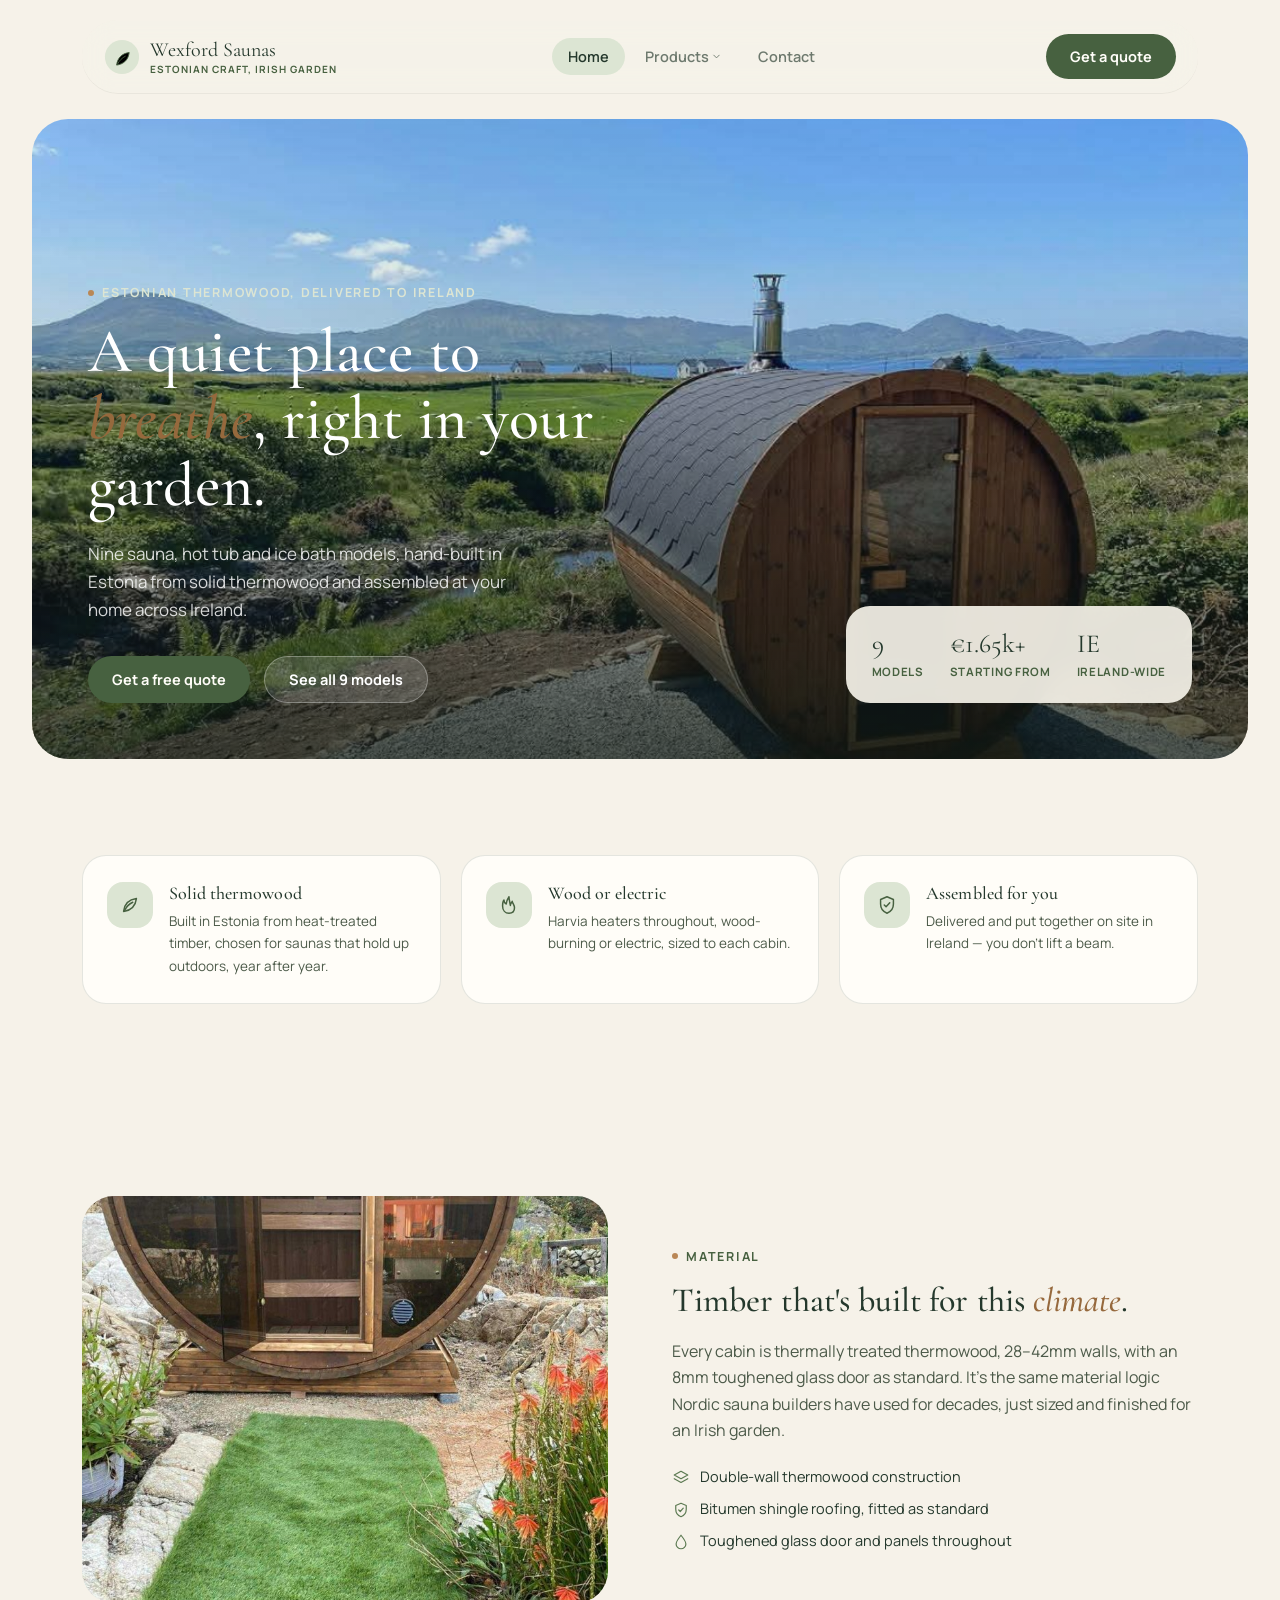
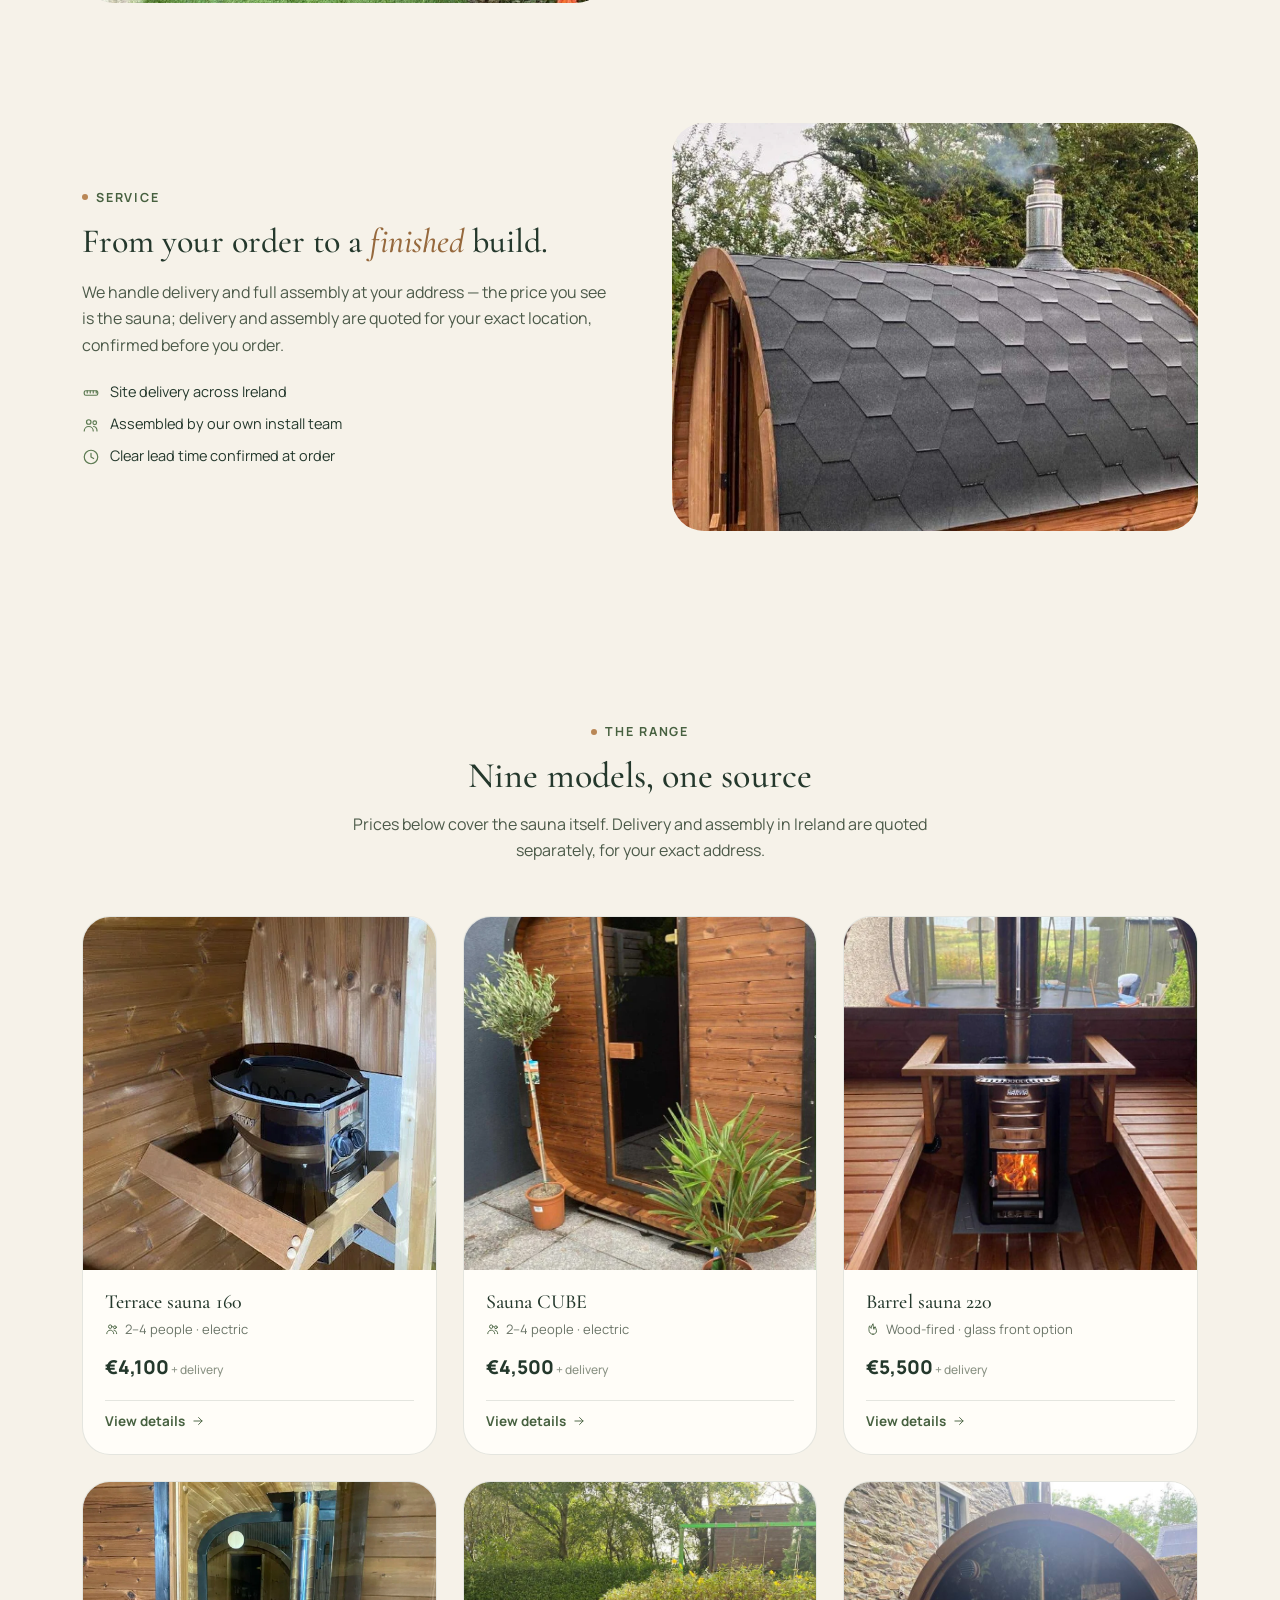
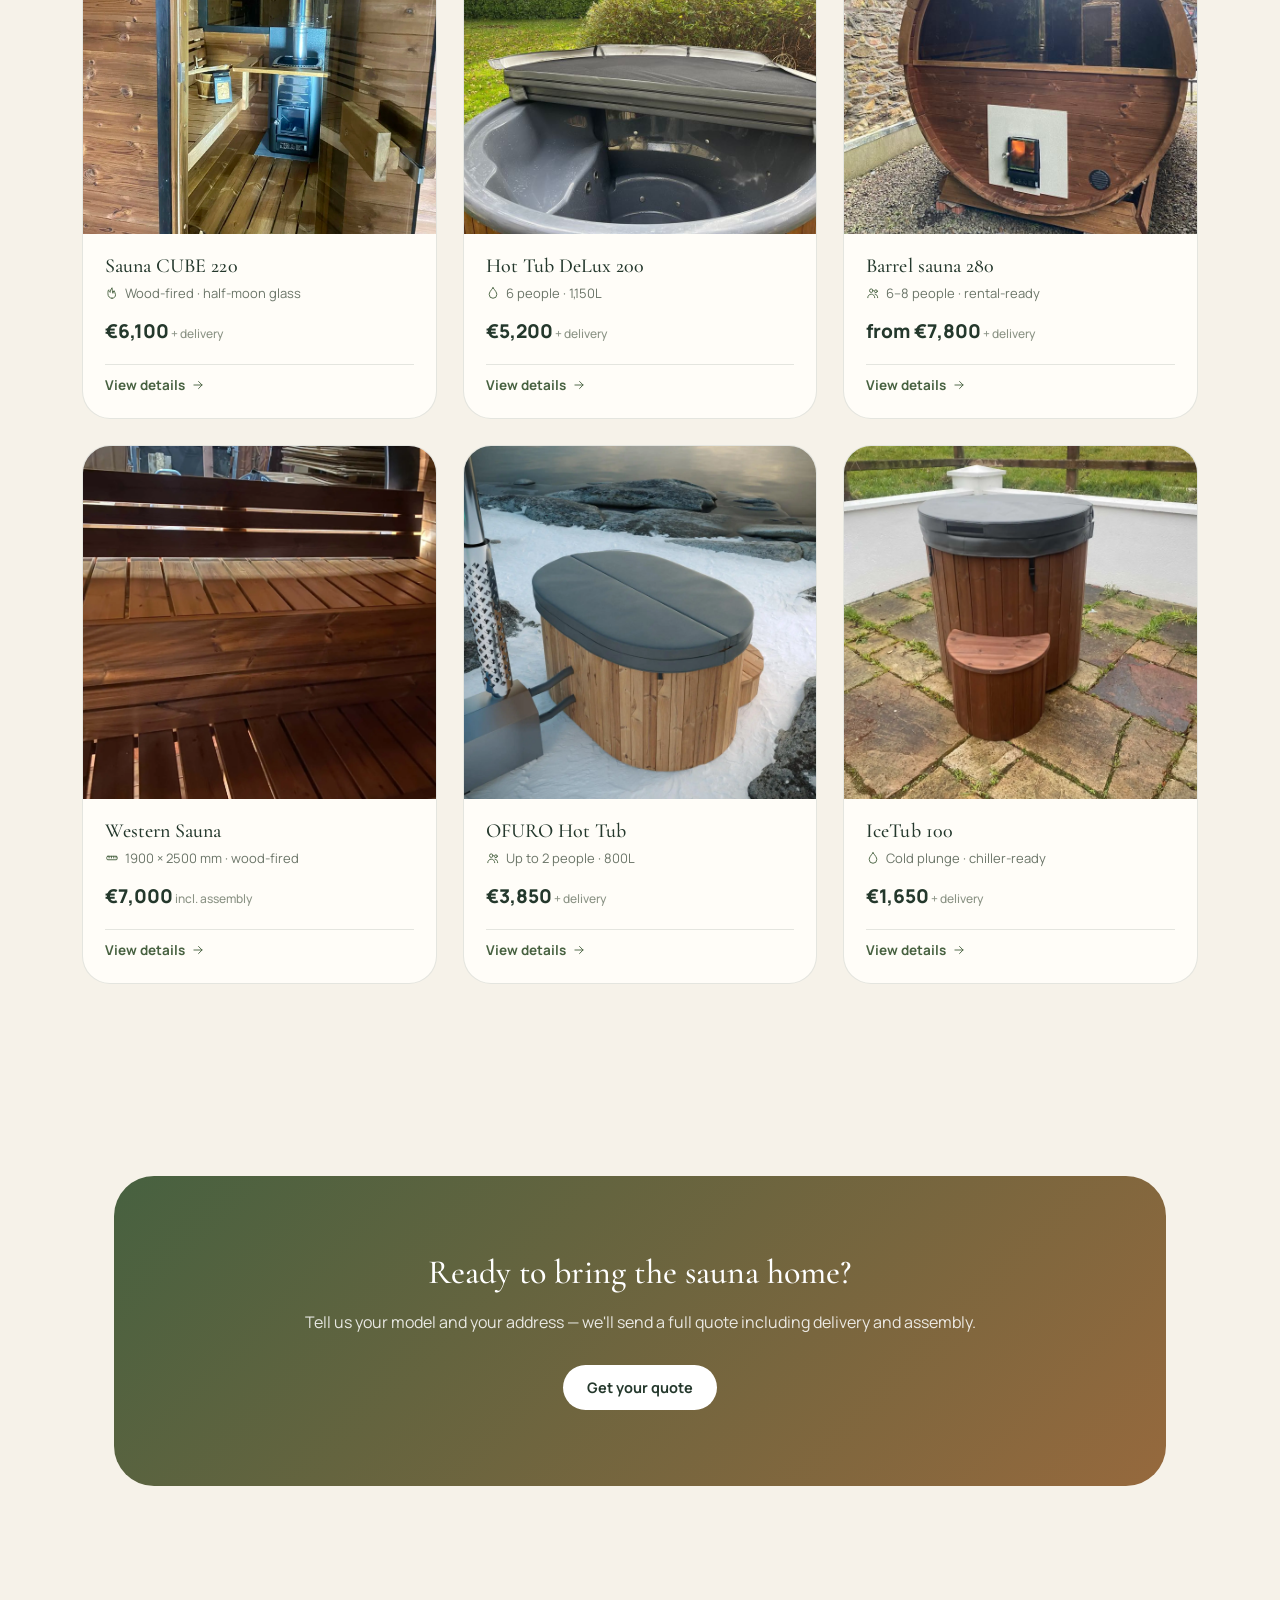
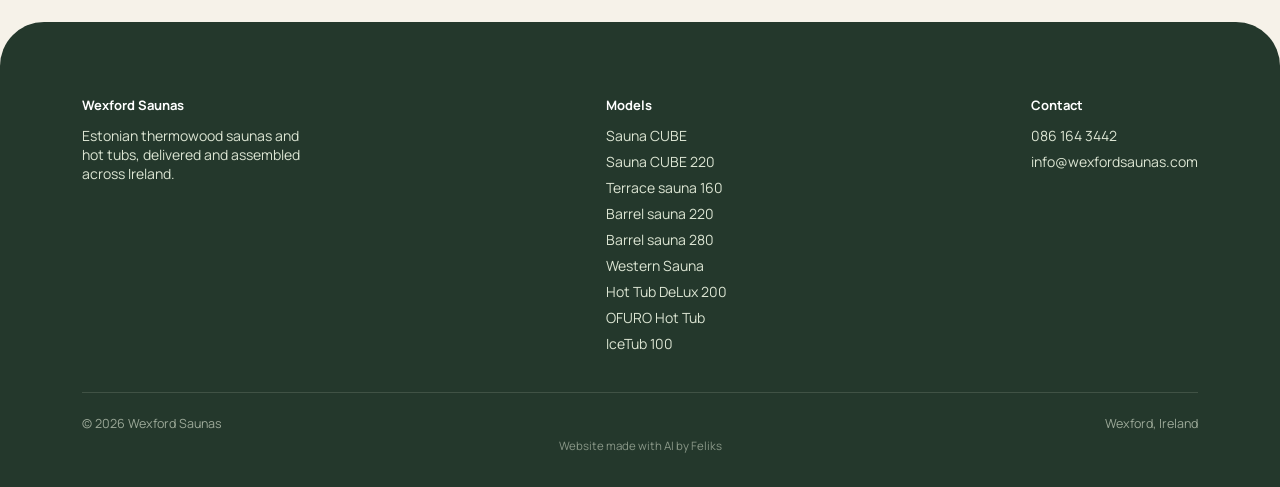
<file: index.html>
<!DOCTYPE html>
<html lang="en">
<head>
<meta charset="UTF-8">
<meta name="viewport" content="width=device-width, initial-scale=1">
<title>Wexford Saunas | Estonian Thermowood Saunas & Hot Tubs, Delivered in Ireland</title>
<meta name="description" content="Nine sauna, hot tub and ice bath models, hand-built in Estonia from solid thermowood and assembled at your home across Ireland.">
<link rel="preconnect" href="https://fonts.googleapis.com">
<link rel="preconnect" href="https://fonts.gstatic.com" crossorigin>
<link href="https://fonts.googleapis.com/css2?family=Cormorant+Garamond:ital,wght@0,400;0,500;0,600;1,400;1,500&family=Manrope:wght@400;500;600;700;800&display=swap" rel="stylesheet">
<link rel="stylesheet" href="style.css">
</head>
<body>
<svg width="0" height="0" style="position:absolute">
  <defs>
    <g id="ic-leaf"><path d="M5 19c8-1 13-6 14-14-8 1-13 6-14 14Z"/><path d="M6 18c2-4 5-7 9-9"/></g>
    <g id="ic-flame"><path d="M12 21c4 0 6-2.5 6-6 0-3-2-4.5-2.5-7-1.5 2-2 3-2 4.5C13 9 12 6 12 3c-2 3-3 5-3 8 -2-1-2.5-3-2.5-4.5C5 8 5 11 5 13c0 5 3 8 7 8Z"/></g>
    <g id="ic-ruler"><rect x="3" y="9" width="18" height="6" rx="2"/><path d="M7 9v3M11 9v3M15 9v3M19 9v3"/></g>
    <g id="ic-users"><circle cx="9" cy="8" r="3"/><path d="M3 20c0-3.3 2.7-6 6-6s6 2.7 6 6"/><circle cx="17" cy="9" r="2.4"/><path d="M15.5 14c2.6.3 4.5 2.5 4.5 6"/></g>
    <g id="ic-drop"><path d="M12 3c4 5 6.5 8.3 6.5 11.5A6.5 6.5 0 1 1 5.5 14.5C5.5 11.3 8 8 12 3Z"/></g>
    <g id="ic-shield"><path d="M12 3l7 3v5c0 5-3 8.5-7 10-4-1.5-7-5-7-10V6l7-3Z"/><path d="M9 12l2 2 4-4.5"/></g>
    <g id="ic-phone"><path d="M6 3h3l1.5 4-2 1.8a13 13 0 0 0 6.7 6.7l1.8-2 4 1.5v3c0 1.2-1 2.1-2.2 2C10.6 19.4 4.6 13.4 4 5.2 3.9 4 4.8 3 6 3Z"/></g>
    <g id="ic-mail"><rect x="3" y="5" width="18" height="14" rx="3"/><path d="M4 7l8 6 8-6"/></g>
    <g id="ic-pin"><path d="M12 21s7-6.7 7-12a7 7 0 1 0-14 0c0 5.3 7 12 7 12Z"/><circle cx="12" cy="9" r="2.6"/></g>
    <g id="ic-clock"><circle cx="12" cy="12" r="9"/><path d="M12 7v5l3.5 2"/></g>
    <g id="ic-layers"><path d="M12 3 3 8l9 5 9-5-9-5Z"/><path d="M3 13l9 5 9-5"/></g>
    <g id="ic-bolt"><path d="M13 2 4 14h6l-1 8 9-12h-6l1-8Z"/></g>
  </defs>
</svg>

<nav class="site-nav" id="nav">
  <div class="wrap">
  <div class="nav-pill">
    <a class="brand" href="index.html" style="text-decoration:none;">
      <svg class="mark" viewBox="0 0 40 40"><circle cx="20" cy="20" r="19" fill="var(--sage)"/><use href="#ic-leaf" x="9" y="10" width="22" height="22" style="stroke:var(--moss-deep)"/></svg>
      <div>Wexford Saunas<small>Estonian craft, Irish garden</small></div>
    </a>
    <div class="nav-links">
      <a href="index.html" class="active">Home</a>
      <div class="nav-dropdown" id="nav-dropdown">
        <button type="button" id="nav-dropdown-toggle">Products
          <svg class="caret" viewBox="0 0 24 24" fill="none" stroke-linecap="round" stroke-linejoin="round"><path d="M6 9l6 6 6-6"/></svg>
        </button>
        <div class="nav-dropdown-panel" id="nav-dropdown-panel">
          <div class="dd-group">Saunas</div>
          <a href="sauna-cube.html">Sauna CUBE <span class="dd-price">€4,500</span></a>
          <a href="sauna-cube-220.html">Sauna CUBE 220 <span class="dd-price">€6,100</span></a>
          <a href="terrace-160.html">Terrace sauna 160 <span class="dd-price">€4,100</span></a>
          <a href="barrel-220.html">Barrel sauna 220 <span class="dd-price">€5,500</span></a>
          <a href="barrel-280.html">Barrel sauna 280 <span class="dd-price">from €7,800</span></a>
          <a href="western-sauna.html">Western Sauna <span class="dd-price">€7,000</span></a>
          <div class="dd-group">Hot tubs &amp; ice baths</div>
          <a href="hot-tub-200.html">Hot Tub DeLux 200 <span class="dd-price">€5,200</span></a>
          <a href="ofuro-hot-tub.html">OFURO Hot Tub <span class="dd-price">€3,850</span></a>
          <a href="icetub-100.html">IceTub 100 <span class="dd-price">€1,650</span></a>
        </div>
      </div>
      <a href="contact.html">Contact</a>
    </div>
    <a class="btn btn-primary" href="contact.html">Get a quote</a>
  </div>
  </div>
</nav>



  <div class="hero">
    <div class="hero-frame">
      <img id="hero-img" src="images/saunas-main.jpg" alt="Wexford Saunas hot tub in an Irish garden">
      <div class="hero-content">
        <div class="eyebrow"><span class="icon-dot"></span>Estonian thermowood, delivered to Ireland</div>
        <h1>A quiet place to <em>breathe</em>, right in your garden.</h1>
        <p class="lead">Nine sauna, hot tub and ice bath models, hand-built in Estonia from solid thermowood and assembled at your home across Ireland.</p>
        <div class="hero-ctas">
          <a class="btn btn-primary" href="contact.html">Get a free quote</a>
          <a class="btn btn-ghost" href="#models" style="background:rgba(255,255,255,0.14); color:#fff; border-color:rgba(255,255,255,0.3);">See all 9 models</a>
        </div>
      </div>
      <div class="float-stat">
        <div class="fs-item"><span class="fs-num">9</span><span class="fs-label">Models</span></div>
        <div class="fs-item"><span class="fs-num">€1.65k+</span><span class="fs-label">Starting from</span></div>
        <div class="fs-item"><span class="fs-num">IE</span><span class="fs-label">Ireland-wide</span></div>
      </div>
    </div>
  </div>

  <section>
    <div class="wrap">
      <div class="chip-row">
        <div class="chip" data-reveal>
          <div class="icon-badge"><svg class="icon" viewBox="0 0 24 24"><use href="#ic-leaf"/></svg></div>
          <div><h3>Solid thermowood</h3><p>Built in Estonia from heat-treated timber, chosen for saunas that hold up outdoors, year after year.</p></div>
        </div>
        <div class="chip" data-reveal data-reveal-delay="1">
          <div class="icon-badge"><svg class="icon" viewBox="0 0 24 24"><use href="#ic-flame"/></svg></div>
          <div><h3>Wood or electric</h3><p>Harvia heaters throughout, wood-burning or electric, sized to each cabin.</p></div>
        </div>
        <div class="chip" data-reveal data-reveal-delay="2">
          <div class="icon-badge"><svg class="icon" viewBox="0 0 24 24"><use href="#ic-shield"/></svg></div>
          <div><h3>Assembled for you</h3><p>Delivered and put together on site in Ireland — you don't lift a beam.</p></div>
        </div>
      </div>
    </div>
  </section>

  <section>
    <div class="wrap" style="display:grid; gap:120px;">

      <div class="feature-block" data-reveal>
        <div class="fb-media"><img src="images/Terrace-sauna-160-4.jpg" alt="Terrace sauna 160 detail"></div>
        <div class="fb-text">
          <div class="eyebrow"><span class="icon-dot"></span>Material</div>
          <h2>Timber that's built for this <em>climate</em>.</h2>
          <p>Every cabin is thermally treated thermowood, 28–42mm walls, with an 8mm toughened glass door as standard. It's the same material logic Nordic sauna builders have used for decades, just sized and finished for an Irish garden.</p>
          <ul class="fb-list">
            <li><svg class="icon" viewBox="0 0 24 24"><use href="#ic-layers"/></svg>Double-wall thermowood construction</li>
            <li><svg class="icon" viewBox="0 0 24 24"><use href="#ic-shield"/></svg>Bitumen shingle roofing, fitted as standard</li>
            <li><svg class="icon" viewBox="0 0 24 24"><use href="#ic-drop"/></svg>Toughened glass door and panels throughout</li>
          </ul>
        </div>
      </div>

      <div class="feature-block reverse" data-reveal>
        <div class="fb-media"><img src="images/barrel-sauna-220-2.webp" alt="Barrel sauna 220 interior"></div>
        <div class="fb-text">
          <div class="eyebrow"><span class="icon-dot"></span>Service</div>
          <h2>From your order to a <em>finished</em> build.</h2>
          <p>We handle delivery and full assembly at your address — the price you see is the sauna; delivery and assembly are quoted for your exact location, confirmed before you order.</p>
          <ul class="fb-list">
            <li><svg class="icon" viewBox="0 0 24 24"><use href="#ic-ruler"/></svg>Site delivery across Ireland</li>
            <li><svg class="icon" viewBox="0 0 24 24"><use href="#ic-users"/></svg>Assembled by our own install team</li>
            <li><svg class="icon" viewBox="0 0 24 24"><use href="#ic-clock"/></svg>Clear lead time confirmed at order</li>
          </ul>
        </div>
      </div>

    </div>
  </section>

  <section id="models">
    <div class="wrap">
      <div class="sec-head" data-reveal>
        <div class="eyebrow" style="justify-content:center;"><span class="icon-dot"></span>The range</div>
        <h2>Nine models, one source</h2>
        <p>Prices below cover the sauna itself. Delivery and assembly in Ireland are quoted separately, for your exact address.</p>
      </div>
      <div class="grid-products">

        <div class="p-card" data-reveal>
          <div class="thumb"><img src="images/Terrace-sauna-160-1.webp" alt="Terrace sauna 160"></div>
          <div class="p-card-body">
            <h3>Terrace sauna 160</h3>
            <div class="spec"><svg class="icon" style="width:14px;height:14px;" viewBox="0 0 24 24"><use href="#ic-users"/></svg>2–4 people · electric</div>
            <div class="price">€4,100<small> + delivery</small></div>
            <a class="view" href="terrace-160.html">View details<svg class="icon" style="width:14px;height:14px;" viewBox="0 0 24 24"><path d="M5 12h14M13 6l6 6-6 6"/></svg></a>
          </div>
        </div>

        <div class="p-card" data-reveal data-reveal-delay="1">
          <div class="thumb"><img src="images/sauna-cube-1.webp" alt="Sauna CUBE"></div>
          <div class="p-card-body">
            <h3>Sauna CUBE</h3>
            <div class="spec"><svg class="icon" style="width:14px;height:14px;" viewBox="0 0 24 24"><use href="#ic-users"/></svg>2–4 people · electric</div>
            <div class="price">€4,500<small> + delivery</small></div>
            <a class="view" href="sauna-cube.html">View details<svg class="icon" style="width:14px;height:14px;" viewBox="0 0 24 24"><path d="M5 12h14M13 6l6 6-6 6"/></svg></a>
          </div>
        </div>

        <div class="p-card" data-reveal data-reveal-delay="2">
          <div class="thumb"><img src="images/barrel-sauna-220-1.webp" alt="Barrel sauna 220"></div>
          <div class="p-card-body">
            <h3>Barrel sauna 220</h3>
            <div class="spec"><svg class="icon" style="width:14px;height:14px;" viewBox="0 0 24 24"><use href="#ic-flame"/></svg>Wood-fired · glass front option</div>
            <div class="price">€5,500<small> + delivery</small></div>
            <a class="view" href="barrel-220.html">View details<svg class="icon" style="width:14px;height:14px;" viewBox="0 0 24 24"><path d="M5 12h14M13 6l6 6-6 6"/></svg></a>
          </div>
        </div>

        <div class="p-card" data-reveal>
          <div class="thumb"><img src="images/sauna-cube-220-1.webp" alt="Sauna CUBE 220"></div>
          <div class="p-card-body">
            <h3>Sauna CUBE 220</h3>
            <div class="spec"><svg class="icon" style="width:14px;height:14px;" viewBox="0 0 24 24"><use href="#ic-flame"/></svg>Wood-fired · half-moon glass</div>
            <div class="price">€6,100<small> + delivery</small></div>
            <a class="view" href="sauna-cube-220.html">View details<svg class="icon" style="width:14px;height:14px;" viewBox="0 0 24 24"><path d="M5 12h14M13 6l6 6-6 6"/></svg></a>
          </div>
        </div>

        <div class="p-card" data-reveal data-reveal-delay="1">
          <div class="thumb"><img src="images/hottub-1.jpg" alt="Hot Tub DeLux 200"></div>
          <div class="p-card-body">
            <h3>Hot Tub DeLux 200</h3>
            <div class="spec"><svg class="icon" style="width:14px;height:14px;" viewBox="0 0 24 24"><use href="#ic-drop"/></svg>6 people · 1,150L</div>
            <div class="price">€5,200<small> + delivery</small></div>
            <a class="view" href="hot-tub-200.html">View details<svg class="icon" style="width:14px;height:14px;" viewBox="0 0 24 24"><path d="M5 12h14M13 6l6 6-6 6"/></svg></a>
          </div>
        </div>

        <div class="p-card" data-reveal data-reveal-delay="2">
          <div class="thumb"><img src="images/barrel-sauna-280-1.jpg" alt="Barrel sauna 280"></div>
          <div class="p-card-body">
            <h3>Barrel sauna 280</h3>
            <div class="spec"><svg class="icon" style="width:14px;height:14px;" viewBox="0 0 24 24"><use href="#ic-users"/></svg>6–8 people · rental-ready</div>
            <div class="price">from €7,800<small> + delivery</small></div>
            <a class="view" href="barrel-280.html">View details<svg class="icon" style="width:14px;height:14px;" viewBox="0 0 24 24"><path d="M5 12h14M13 6l6 6-6 6"/></svg></a>
          </div>
        </div>

        <div class="p-card" data-reveal>
          <div class="thumb"><img src="images/western1.webp" alt="Western Sauna"></div>
          <div class="p-card-body">
            <h3>Western Sauna</h3>
            <div class="spec"><svg class="icon" style="width:14px;height:14px;" viewBox="0 0 24 24"><use href="#ic-ruler"/></svg>1900 × 2500 mm · wood-fired</div>
            <div class="price">€7,000<small> incl. assembly</small></div>
            <a class="view" href="western-sauna.html">View details<svg class="icon" style="width:14px;height:14px;" viewBox="0 0 24 24"><path d="M5 12h14M13 6l6 6-6 6"/></svg></a>
          </div>
        </div>

        <div class="p-card" data-reveal data-reveal-delay="1">
          <div class="thumb"><img src="images/ofuro1.webp" alt="OFURO Outdoor Hot Tub"></div>
          <div class="p-card-body">
            <h3>OFURO Hot Tub</h3>
            <div class="spec"><svg class="icon" style="width:14px;height:14px;" viewBox="0 0 24 24"><use href="#ic-users"/></svg>Up to 2 people · 800L</div>
            <div class="price">€3,850<small> + delivery</small></div>
            <a class="view" href="ofuro-hot-tub.html">View details<svg class="icon" style="width:14px;height:14px;" viewBox="0 0 24 24"><path d="M5 12h14M13 6l6 6-6 6"/></svg></a>
          </div>
        </div>

        <div class="p-card" data-reveal data-reveal-delay="2">
          <div class="thumb"><img src="images/icetub100-1.webp" alt="IceTub 100"></div>
          <div class="p-card-body">
            <h3>IceTub 100</h3>
            <div class="spec"><svg class="icon" style="width:14px;height:14px;" viewBox="0 0 24 24"><use href="#ic-drop"/></svg>Cold plunge · chiller-ready</div>
            <div class="price">€1,650<small> + delivery</small></div>
            <a class="view" href="icetub-100.html">View details<svg class="icon" style="width:14px;height:14px;" viewBox="0 0 24 24"><path d="M5 12h14M13 6l6 6-6 6"/></svg></a>
          </div>
        </div>

      </div>
    </div>
  </section>

  <!--
  <section>
    <div class="wrap">
      <div class="testi-card" data-reveal>
        <svg class="quote-mark" viewBox="0 0 24 24"><path d="M7 8c-2 0-3.5 1.5-3.5 4s1.5 4 3.5 4c0-3 1-5 3-6V8H7Zm9 0c-2 0-3.5 1.5-3.5 4s1.5 4 3.5 4c0-3 1-5 3-6V8h-3Z"/></svg>
        <blockquote>A real customer quote goes here — pull a short line from a Google review or a thank-you email once you have one.</blockquote>
        <div class="testi-person">
          <div class="avatar-illus">
            <svg viewBox="0 0 52 52"><circle cx="26" cy="26" r="26" fill="#DCE5D3"/><circle cx="26" cy="21" r="9" fill="#5C7A52"/><path d="M8 48c2-11 9-17 18-17s16 6 18 17" fill="#476140"/></svg>
          </div>
          <div class="who">
            <cite style="display:block;">Add name, Co. [county]</cite>
            <span class="fillin" style="margin-top:6px; padding:5px 11px;"><svg class="icon" viewBox="0 0 24 24"><use href="#ic-pin"/></svg>Swap avatar for a real install photo</span>
          </div>
        </div>
      </div>
    </div>
  </section>
  -->

  <section>
    <div class="wrap">
      <div class="cta-band" data-reveal>
        <h2>Ready to bring the sauna home?</h2>
        <p>Tell us your model and your address — we'll send a full quote including delivery and assembly.</p>
        <a class="btn btn-primary" href="contact.html">Get your quote</a>
      </div>
    </div>
  </section>

<footer>
    <div class="wrap">
      <div class="foot-grid">
        <div class="foot-col">
          <h4>Wexford Saunas</h4>
          <div style="max-width:220px;">Estonian thermowood saunas and hot tubs, delivered and assembled across Ireland.</div>
        </div>
        <div class="foot-col">
          <h4>Models</h4>
          <div><a href="sauna-cube.html" style="color:var(--sage);">Sauna CUBE</a></div>
          <div><a href="sauna-cube-220.html" style="color:var(--sage);">Sauna CUBE 220</a></div>
          <div><a href="terrace-160.html" style="color:var(--sage);">Terrace sauna 160</a></div>
          <div><a href="barrel-220.html" style="color:var(--sage);">Barrel sauna 220</a></div>
          <div><a href="barrel-280.html" style="color:var(--sage);">Barrel sauna 280</a></div>
          <div><a href="western-sauna.html" style="color:var(--sage);">Western Sauna</a></div>
          <div><a href="hot-tub-200.html" style="color:var(--sage);">Hot Tub DeLux 200</a></div>
          <div><a href="ofuro-hot-tub.html" style="color:var(--sage);">OFURO Hot Tub</a></div>
          <div><a href="icetub-100.html" style="color:var(--sage);">IceTub 100</a></div>
        </div>

        <div class="foot-col">
          <h4>Contact</h4>
          <div>086 164 3442</div>
          <div>info@wexfordsaunas.com</div>
        </div>
      </div>
      <div class="foot-bottom">
        <div>© 2026 Wexford Saunas</div>
        <div>Wexford, Ireland</div>
      </div>
      <div class="foot-credit"><a href="mailto:feliksst@gmail.com">Website made with AI by Feliks</a></div>
    </div>
  </footer>
<script src="script.js" defer></script>
</body>
</html>
</file>
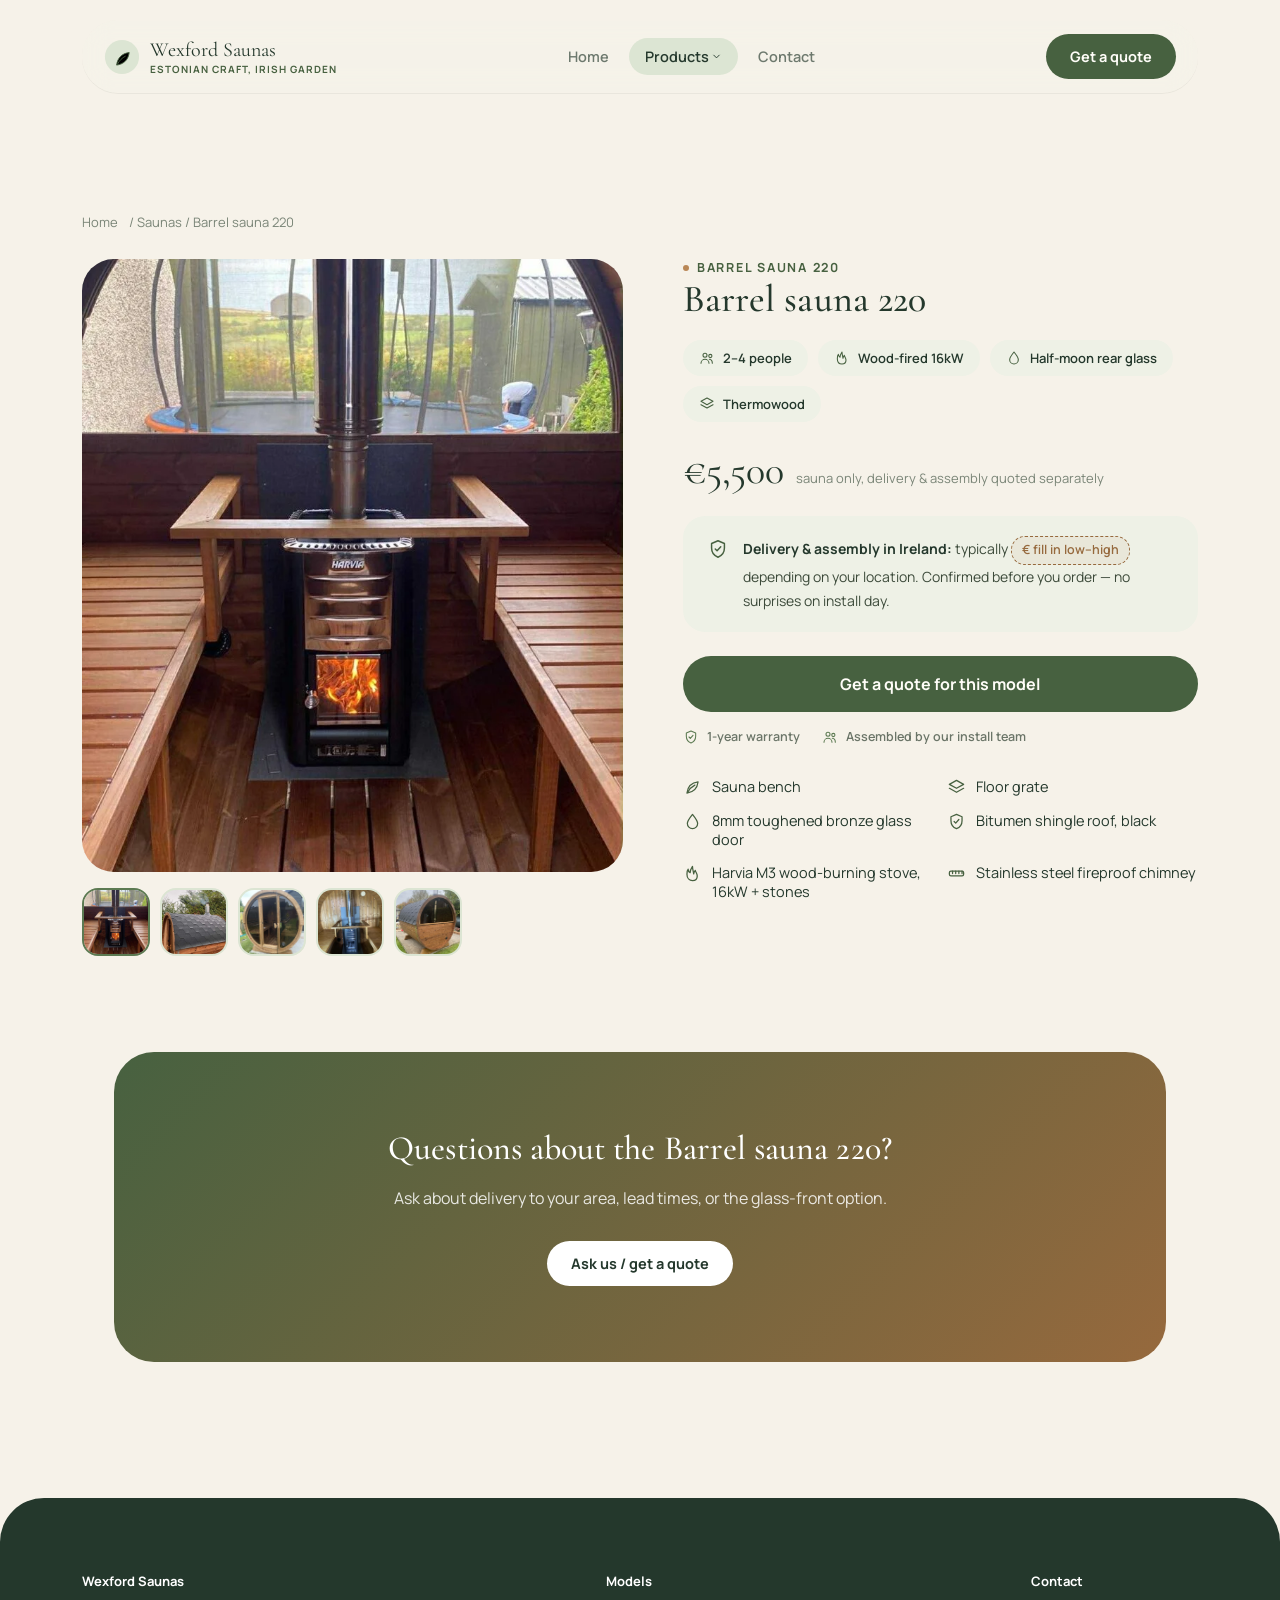
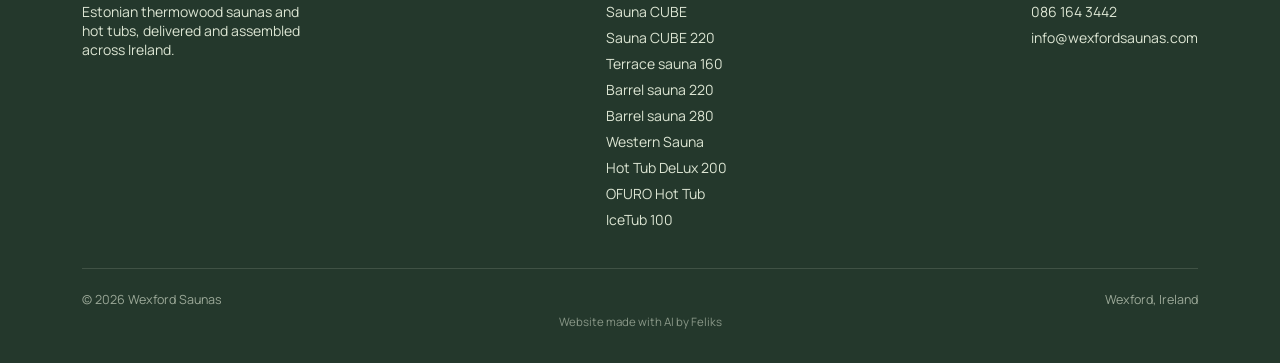
<file: barrel-220.html>
<!DOCTYPE html>
<html lang="en">
<head>
<meta charset="UTF-8">
<meta name="viewport" content="width=device-width, initial-scale=1">
<title>Barrel sauna 220 | Wexford Saunas</title>
<meta name="description" content="Barrel sauna 220 — €5,500, Estonian thermowood, delivered and assembled in Ireland.">
<link rel="preconnect" href="https://fonts.googleapis.com">
<link rel="preconnect" href="https://fonts.gstatic.com" crossorigin>
<link href="https://fonts.googleapis.com/css2?family=Cormorant+Garamond:ital,wght@0,400;0,500;0,600;1,400;1,500&family=Manrope:wght@400;500;600;700;800&display=swap" rel="stylesheet">
<link rel="stylesheet" href="style.css">
</head>
<body>
<svg width="0" height="0" style="position:absolute">
  <defs>
    <g id="ic-leaf"><path d="M5 19c8-1 13-6 14-14-8 1-13 6-14 14Z"/><path d="M6 18c2-4 5-7 9-9"/></g>
    <g id="ic-flame"><path d="M12 21c4 0 6-2.5 6-6 0-3-2-4.5-2.5-7-1.5 2-2 3-2 4.5C13 9 12 6 12 3c-2 3-3 5-3 8 -2-1-2.5-3-2.5-4.5C5 8 5 11 5 13c0 5 3 8 7 8Z"/></g>
    <g id="ic-ruler"><rect x="3" y="9" width="18" height="6" rx="2"/><path d="M7 9v3M11 9v3M15 9v3M19 9v3"/></g>
    <g id="ic-users"><circle cx="9" cy="8" r="3"/><path d="M3 20c0-3.3 2.7-6 6-6s6 2.7 6 6"/><circle cx="17" cy="9" r="2.4"/><path d="M15.5 14c2.6.3 4.5 2.5 4.5 6"/></g>
    <g id="ic-drop"><path d="M12 3c4 5 6.5 8.3 6.5 11.5A6.5 6.5 0 1 1 5.5 14.5C5.5 11.3 8 8 12 3Z"/></g>
    <g id="ic-shield"><path d="M12 3l7 3v5c0 5-3 8.5-7 10-4-1.5-7-5-7-10V6l7-3Z"/><path d="M9 12l2 2 4-4.5"/></g>
    <g id="ic-phone"><path d="M6 3h3l1.5 4-2 1.8a13 13 0 0 0 6.7 6.7l1.8-2 4 1.5v3c0 1.2-1 2.1-2.2 2C10.6 19.4 4.6 13.4 4 5.2 3.9 4 4.8 3 6 3Z"/></g>
    <g id="ic-mail"><rect x="3" y="5" width="18" height="14" rx="3"/><path d="M4 7l8 6 8-6"/></g>
    <g id="ic-pin"><path d="M12 21s7-6.7 7-12a7 7 0 1 0-14 0c0 5.3 7 12 7 12Z"/><circle cx="12" cy="9" r="2.6"/></g>
    <g id="ic-clock"><circle cx="12" cy="12" r="9"/><path d="M12 7v5l3.5 2"/></g>
    <g id="ic-layers"><path d="M12 3 3 8l9 5 9-5-9-5Z"/><path d="M3 13l9 5 9-5"/></g>
    <g id="ic-bolt"><path d="M13 2 4 14h6l-1 8 9-12h-6l1-8Z"/></g>
  </defs>
</svg>

<nav class="site-nav" id="nav">
  <div class="wrap">
  <div class="nav-pill">
    <a class="brand" href="index.html" style="text-decoration:none;">
      <svg class="mark" viewBox="0 0 40 40"><circle cx="20" cy="20" r="19" fill="var(--sage)"/><use href="#ic-leaf" x="9" y="10" width="22" height="22" style="stroke:var(--moss-deep)"/></svg>
      <div>Wexford Saunas<small>Estonian craft, Irish garden</small></div>
    </a>
    <div class="nav-links">
      <a href="index.html">Home</a>
      <div class="nav-dropdown" id="nav-dropdown">
        <button type="button" id="nav-dropdown-toggle" class="active">Products
          <svg class="caret" viewBox="0 0 24 24" fill="none" stroke-linecap="round" stroke-linejoin="round"><path d="M6 9l6 6 6-6"/></svg>
        </button>
        <div class="nav-dropdown-panel" id="nav-dropdown-panel">
          <div class="dd-group">Saunas</div>
          <a href="sauna-cube.html">Sauna CUBE <span class="dd-price">€4,500</span></a>
          <a href="sauna-cube-220.html">Sauna CUBE 220 <span class="dd-price">€6,100</span></a>
          <a href="terrace-160.html">Terrace sauna 160 <span class="dd-price">€4,100</span></a>
          <a href="barrel-220.html" class="active">Barrel sauna 220 <span class="dd-price">€5,500</span></a>
          <a href="barrel-280.html">Barrel sauna 280 <span class="dd-price">from €7,800</span></a>
          <a href="western-sauna.html">Western Sauna <span class="dd-price">€7,000</span></a>
          <div class="dd-group">Hot tubs &amp; ice baths</div>
          <a href="hot-tub-200.html">Hot Tub DeLux 200 <span class="dd-price">€5,200</span></a>
          <a href="ofuro-hot-tub.html">OFURO Hot Tub <span class="dd-price">€3,850</span></a>
          <a href="icetub-100.html">IceTub 100 <span class="dd-price">€1,650</span></a>
        </div>
      </div>
      <a href="contact.html">Contact</a>
    </div>
    <a class="btn btn-primary" href="contact.html">Get a quote</a>
  </div>
  </div>
</nav>

  <div class="wrap">
    <div class="crumb"><a href="index.html">Home</a>&nbsp;/&nbsp;Saunas&nbsp;/&nbsp;Barrel sauna 220</div>

    <div class="product-layout">
      <div data-reveal>
        <div class="gallery-main"><img id="gal-main" src="images/barrel-sauna-220-1.webp" alt="Barrel sauna 220"></div>
        <div class="gallery-thumbs" id="gallery-thumbs"><button class="active" data-src="images/barrel-sauna-220-1.webp"><img src="images/barrel-sauna-220-1.webp" alt=""></button><button data-src="images/barrel-sauna-220-2.webp"><img src="images/barrel-sauna-220-2.webp" alt=""></button><button data-src="images/barrel-sauna-220-3.webp"><img src="images/barrel-sauna-220-3.webp" alt=""></button><button data-src="images/barrel-sauna-220-5.webp"><img src="images/barrel-sauna-220-5.webp" alt=""></button><button data-src="images/barrel-sauna-220-4.webp"><img src="images/barrel-sauna-220-4.webp" alt=""></button></div>
      </div>

      <div class="product-info" data-reveal data-reveal-delay="1" id="product-info">
        <div class="eyebrow"><span class="icon-dot"></span>Barrel sauna 220</div>
        <h1>Barrel sauna 220</h1>
        <div class="spec-chip-row"><div class="spec-chip"><svg class="icon" viewBox="0 0 24 24"><use href="#ic-users"/></svg>2–4 people</div><div class="spec-chip"><svg class="icon" viewBox="0 0 24 24"><use href="#ic-flame"/></svg>Wood-fired 16kW</div><div class="spec-chip"><svg class="icon" viewBox="0 0 24 24"><use href="#ic-drop"/></svg>Half-moon rear glass</div><div class="spec-chip"><svg class="icon" viewBox="0 0 24 24"><use href="#ic-layers"/></svg>Thermowood</div></div>
        <div class="price-row"><span class="amount">€5,500</span><span class="vat">sauna only, delivery & assembly quoted separately</span></div>
        <div class="delivery-box"><svg class="icon" viewBox="0 0 24 24"><use href="#ic-shield"/></svg>
          <div><strong>Delivery & assembly in Ireland:</strong> typically
          <span class="fillin" style="padding:4px 10px;">€ fill in low–high</span>
          depending on your location. Confirmed before you order — no surprises on install day.</div>
        </div>
        
        <a class="btn btn-primary full-width-btn" href="contact.html">Get a quote for this model</a>
        <div class="trust-line">
          <span class="ti"><svg class="icon" viewBox="0 0 24 24"><use href="#ic-shield"/></svg>1-year warranty</span>
          <span class="ti"><svg class="icon" viewBox="0 0 24 24"><use href="#ic-users"/></svg>Assembled by our install team</span>
        </div>
        <ul class="included-list"><li><svg class="icon" viewBox="0 0 24 24"><use href="#ic-leaf"/></svg>Sauna bench</li><li><svg class="icon" viewBox="0 0 24 24"><use href="#ic-layers"/></svg>Floor grate</li><li><svg class="icon" viewBox="0 0 24 24"><use href="#ic-drop"/></svg>8mm toughened bronze glass door</li><li><svg class="icon" viewBox="0 0 24 24"><use href="#ic-shield"/></svg>Bitumen shingle roof, black</li><li><svg class="icon" viewBox="0 0 24 24"><use href="#ic-flame"/></svg>Harvia M3 wood-burning stove, 16kW + stones</li><li><svg class="icon" viewBox="0 0 24 24"><use href="#ic-ruler"/></svg>Stainless steel fireproof chimney</li></ul>
      </div>
    </div>
  </div>

  <section>
    <div class="wrap">
      <div class="cta-band" data-reveal>
        <h2>Questions about the Barrel sauna 220?</h2>
        <p>Ask about delivery to your area, lead times, or the glass-front option.</p>
        <a class="btn btn-primary" href="contact.html">Ask us / get a quote</a>
      </div>
    </div>
  </section>

<footer>
    <div class="wrap">
      <div class="foot-grid">
        <div class="foot-col">
          <h4>Wexford Saunas</h4>
          <div style="max-width:220px;">Estonian thermowood saunas and hot tubs, delivered and assembled across Ireland.</div>
        </div>
        <div class="foot-col">
          <h4>Models</h4>
          <div><a href="sauna-cube.html" style="color:var(--sage);">Sauna CUBE</a></div>
          <div><a href="sauna-cube-220.html" style="color:var(--sage);">Sauna CUBE 220</a></div>
          <div><a href="terrace-160.html" style="color:var(--sage);">Terrace sauna 160</a></div>
          <div><a href="barrel-220.html" style="color:var(--sage);">Barrel sauna 220</a></div>
          <div><a href="barrel-280.html" style="color:var(--sage);">Barrel sauna 280</a></div>
          <div><a href="western-sauna.html" style="color:var(--sage);">Western Sauna</a></div>
          <div><a href="hot-tub-200.html" style="color:var(--sage);">Hot Tub DeLux 200</a></div>
          <div><a href="ofuro-hot-tub.html" style="color:var(--sage);">OFURO Hot Tub</a></div>
          <div><a href="icetub-100.html" style="color:var(--sage);">IceTub 100</a></div>
        </div>

        <div class="foot-col">
          <h4>Contact</h4>
          <div>086 164 3442</div>
          <div>info@wexfordsaunas.com</div>
        </div>
      </div>
      <div class="foot-bottom">
        <div>© 2026 Wexford Saunas</div>
        <div>Wexford, Ireland</div>
      </div>
      <div class="foot-credit"><a href="mailto:feliksst@gmail.com">Website made with AI by Feliks</a></div>
    </div>
  </footer>
<script src="script.js" defer></script>
</body>
</html>
</file>
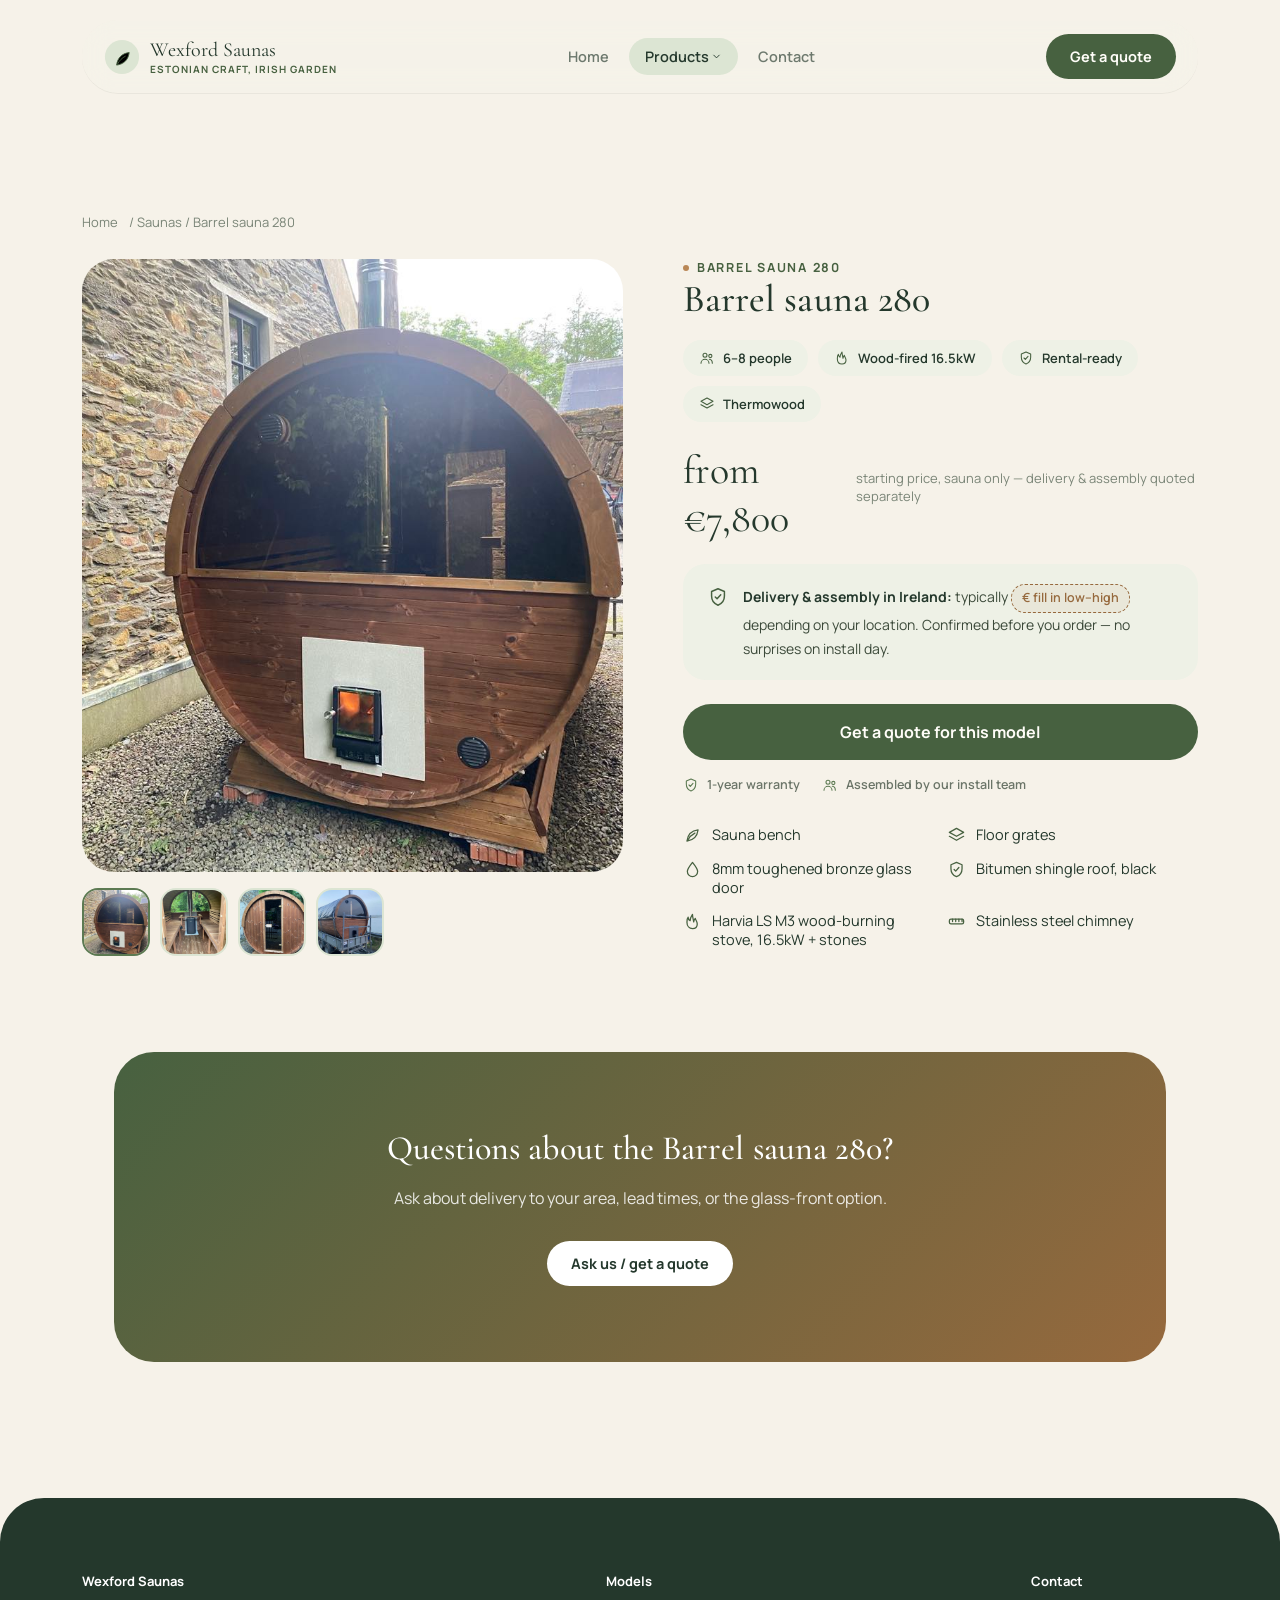
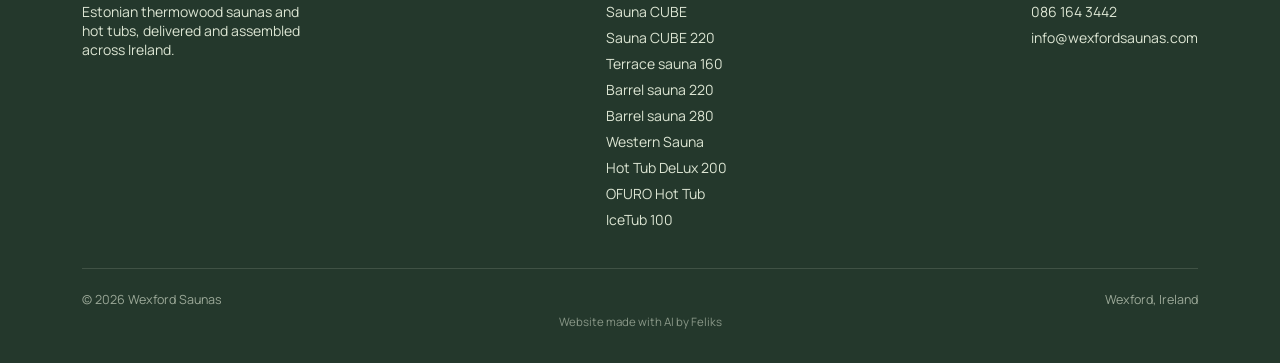
<file: barrel-280.html>
<!DOCTYPE html>
<html lang="en">
<head>
<meta charset="UTF-8">
<meta name="viewport" content="width=device-width, initial-scale=1">
<title>Barrel sauna 280 | Wexford Saunas</title>
<meta name="description" content="Barrel sauna 280 — from €7,800, Estonian thermowood, delivered and assembled in Ireland.">
<link rel="preconnect" href="https://fonts.googleapis.com">
<link rel="preconnect" href="https://fonts.gstatic.com" crossorigin>
<link href="https://fonts.googleapis.com/css2?family=Cormorant+Garamond:ital,wght@0,400;0,500;0,600;1,400;1,500&family=Manrope:wght@400;500;600;700;800&display=swap" rel="stylesheet">
<link rel="stylesheet" href="style.css">
</head>
<body>
<svg width="0" height="0" style="position:absolute">
  <defs>
    <g id="ic-leaf"><path d="M5 19c8-1 13-6 14-14-8 1-13 6-14 14Z"/><path d="M6 18c2-4 5-7 9-9"/></g>
    <g id="ic-flame"><path d="M12 21c4 0 6-2.5 6-6 0-3-2-4.5-2.5-7-1.5 2-2 3-2 4.5C13 9 12 6 12 3c-2 3-3 5-3 8 -2-1-2.5-3-2.5-4.5C5 8 5 11 5 13c0 5 3 8 7 8Z"/></g>
    <g id="ic-ruler"><rect x="3" y="9" width="18" height="6" rx="2"/><path d="M7 9v3M11 9v3M15 9v3M19 9v3"/></g>
    <g id="ic-users"><circle cx="9" cy="8" r="3"/><path d="M3 20c0-3.3 2.7-6 6-6s6 2.7 6 6"/><circle cx="17" cy="9" r="2.4"/><path d="M15.5 14c2.6.3 4.5 2.5 4.5 6"/></g>
    <g id="ic-drop"><path d="M12 3c4 5 6.5 8.3 6.5 11.5A6.5 6.5 0 1 1 5.5 14.5C5.5 11.3 8 8 12 3Z"/></g>
    <g id="ic-shield"><path d="M12 3l7 3v5c0 5-3 8.5-7 10-4-1.5-7-5-7-10V6l7-3Z"/><path d="M9 12l2 2 4-4.5"/></g>
    <g id="ic-phone"><path d="M6 3h3l1.5 4-2 1.8a13 13 0 0 0 6.7 6.7l1.8-2 4 1.5v3c0 1.2-1 2.1-2.2 2C10.6 19.4 4.6 13.4 4 5.2 3.9 4 4.8 3 6 3Z"/></g>
    <g id="ic-mail"><rect x="3" y="5" width="18" height="14" rx="3"/><path d="M4 7l8 6 8-6"/></g>
    <g id="ic-pin"><path d="M12 21s7-6.7 7-12a7 7 0 1 0-14 0c0 5.3 7 12 7 12Z"/><circle cx="12" cy="9" r="2.6"/></g>
    <g id="ic-clock"><circle cx="12" cy="12" r="9"/><path d="M12 7v5l3.5 2"/></g>
    <g id="ic-layers"><path d="M12 3 3 8l9 5 9-5-9-5Z"/><path d="M3 13l9 5 9-5"/></g>
    <g id="ic-bolt"><path d="M13 2 4 14h6l-1 8 9-12h-6l1-8Z"/></g>
  </defs>
</svg>

<nav class="site-nav" id="nav">
  <div class="wrap">
  <div class="nav-pill">
    <a class="brand" href="index.html" style="text-decoration:none;">
      <svg class="mark" viewBox="0 0 40 40"><circle cx="20" cy="20" r="19" fill="var(--sage)"/><use href="#ic-leaf" x="9" y="10" width="22" height="22" style="stroke:var(--moss-deep)"/></svg>
      <div>Wexford Saunas<small>Estonian craft, Irish garden</small></div>
    </a>
    <div class="nav-links">
      <a href="index.html">Home</a>
      <div class="nav-dropdown" id="nav-dropdown">
        <button type="button" id="nav-dropdown-toggle" class="active">Products
          <svg class="caret" viewBox="0 0 24 24" fill="none" stroke-linecap="round" stroke-linejoin="round"><path d="M6 9l6 6 6-6"/></svg>
        </button>
        <div class="nav-dropdown-panel" id="nav-dropdown-panel">
          <div class="dd-group">Saunas</div>
          <a href="sauna-cube.html">Sauna CUBE <span class="dd-price">€4,500</span></a>
          <a href="sauna-cube-220.html">Sauna CUBE 220 <span class="dd-price">€6,100</span></a>
          <a href="terrace-160.html">Terrace sauna 160 <span class="dd-price">€4,100</span></a>
          <a href="barrel-220.html">Barrel sauna 220 <span class="dd-price">€5,500</span></a>
          <a href="barrel-280.html" class="active">Barrel sauna 280 <span class="dd-price">from €7,800</span></a>
          <a href="western-sauna.html">Western Sauna <span class="dd-price">€7,000</span></a>
          <div class="dd-group">Hot tubs &amp; ice baths</div>
          <a href="hot-tub-200.html">Hot Tub DeLux 200 <span class="dd-price">€5,200</span></a>
          <a href="ofuro-hot-tub.html">OFURO Hot Tub <span class="dd-price">€3,850</span></a>
          <a href="icetub-100.html">IceTub 100 <span class="dd-price">€1,650</span></a>
        </div>
      </div>
      <a href="contact.html">Contact</a>
    </div>
    <a class="btn btn-primary" href="contact.html">Get a quote</a>
  </div>
  </div>
</nav>

  <div class="wrap">
    <div class="crumb"><a href="index.html">Home</a>&nbsp;/&nbsp;Saunas&nbsp;/&nbsp;Barrel sauna 280</div>

    <div class="product-layout">
      <div data-reveal>
        <div class="gallery-main"><img id="gal-main" src="images/barrel-sauna-280-1.jpg" alt="Barrel sauna 280"></div>
        <div class="gallery-thumbs" id="gallery-thumbs"><button class="active" data-src="images/barrel-sauna-280-1.jpg"><img src="images/barrel-sauna-280-1.jpg" alt=""></button><button data-src="images/barrel-sauna-280-2.webp"><img src="images/barrel-sauna-280-2.webp" alt=""></button><button data-src="images/barrel-sauna-280-3.jpg"><img src="images/barrel-sauna-280-3.jpg" alt=""></button><button data-src="images/barrel-sauna-280-4.webp"><img src="images/barrel-sauna-280-4.webp" alt=""></button></div>
      </div>

      <div class="product-info" data-reveal data-reveal-delay="1" id="product-info">
        <div class="eyebrow"><span class="icon-dot"></span>Barrel sauna 280</div>
        <h1>Barrel sauna 280</h1>
        <div class="spec-chip-row"><div class="spec-chip"><svg class="icon" viewBox="0 0 24 24"><use href="#ic-users"/></svg>6–8 people</div><div class="spec-chip"><svg class="icon" viewBox="0 0 24 24"><use href="#ic-flame"/></svg>Wood-fired 16.5kW</div><div class="spec-chip"><svg class="icon" viewBox="0 0 24 24"><use href="#ic-shield"/></svg>Rental-ready</div><div class="spec-chip"><svg class="icon" viewBox="0 0 24 24"><use href="#ic-layers"/></svg>Thermowood</div></div>
        <div class="price-row"><span class="amount">from €7,800</span><span class="vat">starting price, sauna only — delivery & assembly quoted separately</span></div>
        <div class="delivery-box"><svg class="icon" viewBox="0 0 24 24"><use href="#ic-shield"/></svg>
          <div><strong>Delivery & assembly in Ireland:</strong> typically
          <span class="fillin" style="padding:4px 10px;">€ fill in low–high</span>
          depending on your location. Confirmed before you order — no surprises on install day.</div>
        </div>
        
        <a class="btn btn-primary full-width-btn" href="contact.html">Get a quote for this model</a>
        <div class="trust-line">
          <span class="ti"><svg class="icon" viewBox="0 0 24 24"><use href="#ic-shield"/></svg>1-year warranty</span>
          <span class="ti"><svg class="icon" viewBox="0 0 24 24"><use href="#ic-users"/></svg>Assembled by our install team</span>
        </div>
        <ul class="included-list"><li><svg class="icon" viewBox="0 0 24 24"><use href="#ic-leaf"/></svg>Sauna bench</li><li><svg class="icon" viewBox="0 0 24 24"><use href="#ic-layers"/></svg>Floor grates</li><li><svg class="icon" viewBox="0 0 24 24"><use href="#ic-drop"/></svg>8mm toughened bronze glass door</li><li><svg class="icon" viewBox="0 0 24 24"><use href="#ic-shield"/></svg>Bitumen shingle roof, black</li><li><svg class="icon" viewBox="0 0 24 24"><use href="#ic-flame"/></svg>Harvia LS M3 wood-burning stove, 16.5kW + stones</li><li><svg class="icon" viewBox="0 0 24 24"><use href="#ic-ruler"/></svg>Stainless steel chimney</li></ul>
      </div>
    </div>
  </div>

  <section>
    <div class="wrap">
      <div class="cta-band" data-reveal>
        <h2>Questions about the Barrel sauna 280?</h2>
        <p>Ask about delivery to your area, lead times, or the glass-front option.</p>
        <a class="btn btn-primary" href="contact.html">Ask us / get a quote</a>
      </div>
    </div>
  </section>

<footer>
    <div class="wrap">
      <div class="foot-grid">
        <div class="foot-col">
          <h4>Wexford Saunas</h4>
          <div style="max-width:220px;">Estonian thermowood saunas and hot tubs, delivered and assembled across Ireland.</div>
        </div>
        <div class="foot-col">
          <h4>Models</h4>
          <div><a href="sauna-cube.html" style="color:var(--sage);">Sauna CUBE</a></div>
          <div><a href="sauna-cube-220.html" style="color:var(--sage);">Sauna CUBE 220</a></div>
          <div><a href="terrace-160.html" style="color:var(--sage);">Terrace sauna 160</a></div>
          <div><a href="barrel-220.html" style="color:var(--sage);">Barrel sauna 220</a></div>
          <div><a href="barrel-280.html" style="color:var(--sage);">Barrel sauna 280</a></div>
          <div><a href="western-sauna.html" style="color:var(--sage);">Western Sauna</a></div>
          <div><a href="hot-tub-200.html" style="color:var(--sage);">Hot Tub DeLux 200</a></div>
          <div><a href="ofuro-hot-tub.html" style="color:var(--sage);">OFURO Hot Tub</a></div>
          <div><a href="icetub-100.html" style="color:var(--sage);">IceTub 100</a></div>
        </div>

        <div class="foot-col">
          <h4>Contact</h4>
          <div>086 164 3442</div>
          <div>info@wexfordsaunas.com</div>
        </div>
      </div>
      <div class="foot-bottom">
        <div>© 2026 Wexford Saunas</div>
        <div>Wexford, Ireland</div>
      </div>
      <div class="foot-credit"><a href="mailto:feliksst@gmail.com">Website made with AI by Feliks</a></div>
    </div>
  </footer>
<script src="script.js" defer></script>
</body>
</html>
</file>
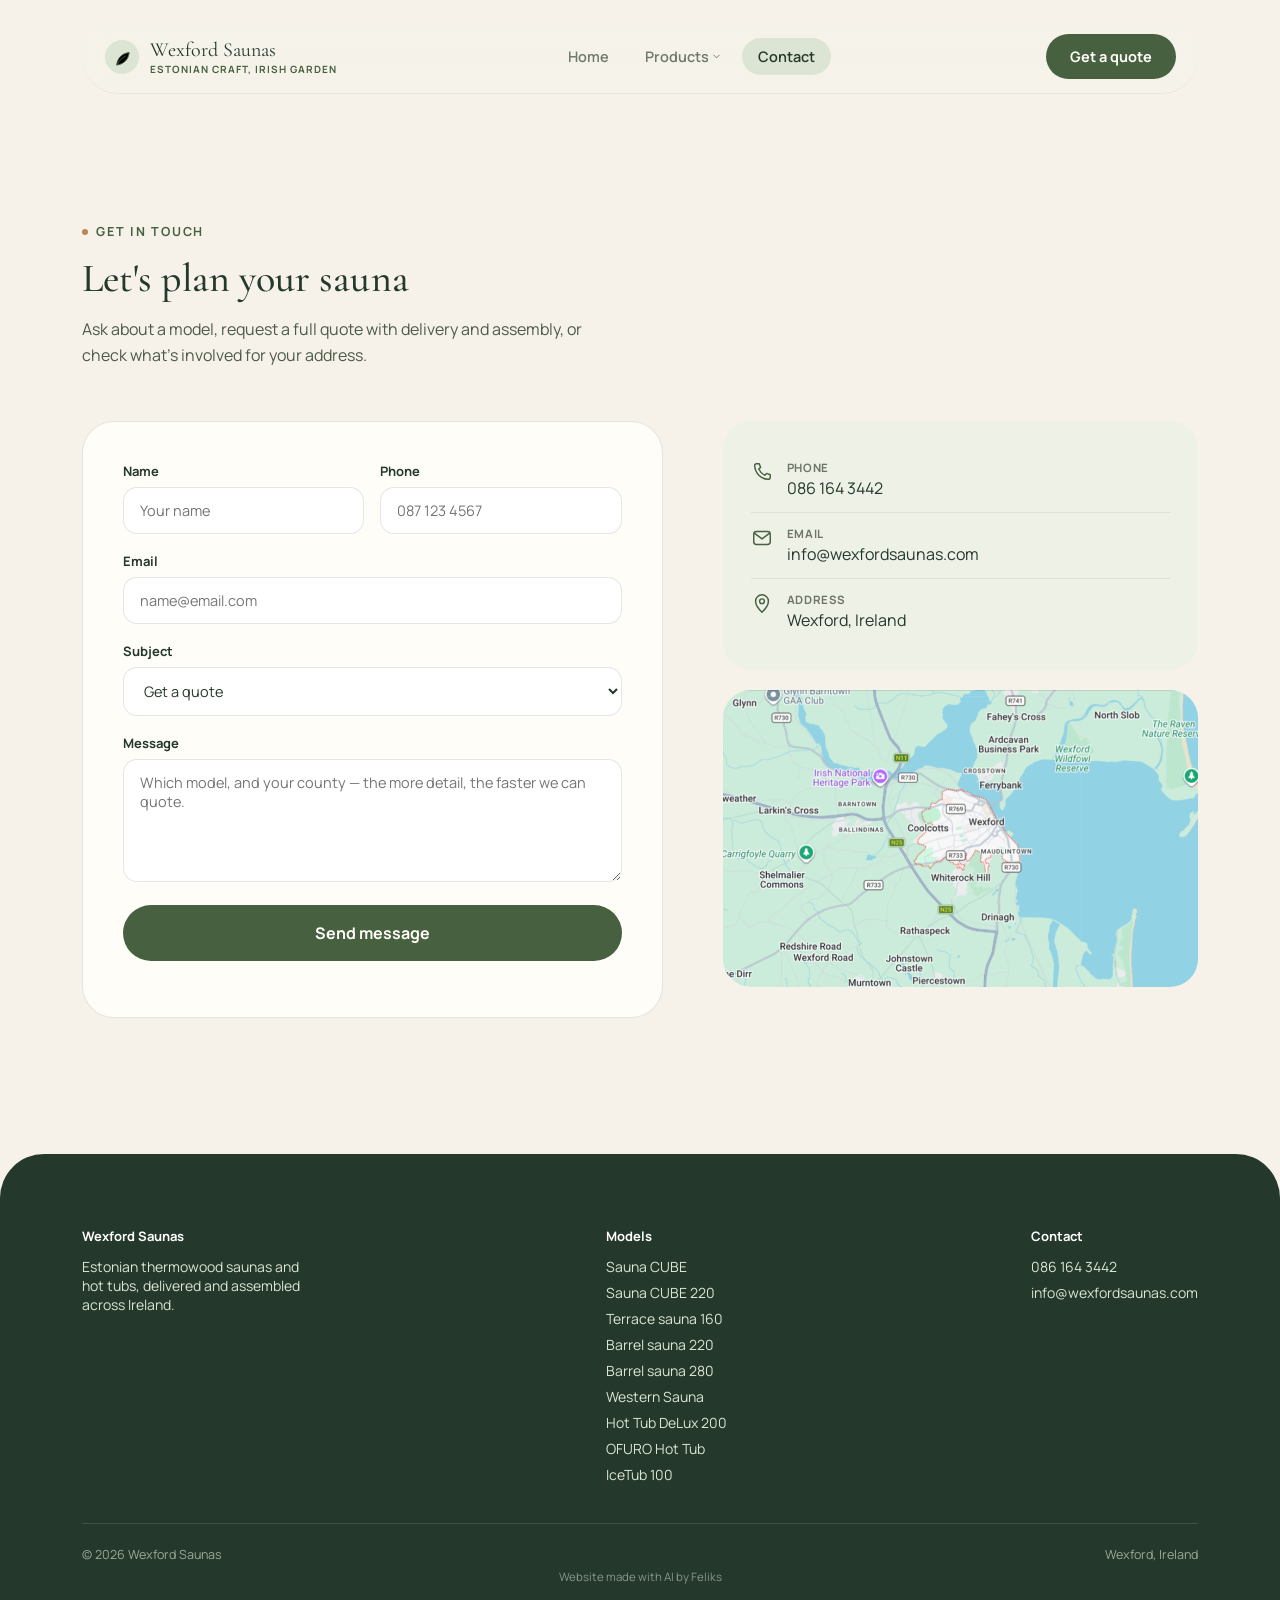
<file: contact.html>
<!DOCTYPE html>
<html lang="en">
<head>
<meta charset="UTF-8">
<meta name="viewport" content="width=device-width, initial-scale=1">
<title>Contact | Wexford Saunas</title>
<meta name="description" content="Ask about a model, request a full quote with delivery and assembly, or get in touch with Wexford Saunas.">
<link rel="preconnect" href="https://fonts.googleapis.com">
<link rel="preconnect" href="https://fonts.gstatic.com" crossorigin>
<link href="https://fonts.googleapis.com/css2?family=Cormorant+Garamond:ital,wght@0,400;0,500;0,600;1,400;1,500&family=Manrope:wght@400;500;600;700;800&display=swap" rel="stylesheet">
<link rel="stylesheet" href="style.css">
</head>
<body>
<svg width="0" height="0" style="position:absolute">
  <defs>
    <g id="ic-leaf"><path d="M5 19c8-1 13-6 14-14-8 1-13 6-14 14Z"/><path d="M6 18c2-4 5-7 9-9"/></g>
    <g id="ic-flame"><path d="M12 21c4 0 6-2.5 6-6 0-3-2-4.5-2.5-7-1.5 2-2 3-2 4.5C13 9 12 6 12 3c-2 3-3 5-3 8 -2-1-2.5-3-2.5-4.5C5 8 5 11 5 13c0 5 3 8 7 8Z"/></g>
    <g id="ic-ruler"><rect x="3" y="9" width="18" height="6" rx="2"/><path d="M7 9v3M11 9v3M15 9v3M19 9v3"/></g>
    <g id="ic-users"><circle cx="9" cy="8" r="3"/><path d="M3 20c0-3.3 2.7-6 6-6s6 2.7 6 6"/><circle cx="17" cy="9" r="2.4"/><path d="M15.5 14c2.6.3 4.5 2.5 4.5 6"/></g>
    <g id="ic-drop"><path d="M12 3c4 5 6.5 8.3 6.5 11.5A6.5 6.5 0 1 1 5.5 14.5C5.5 11.3 8 8 12 3Z"/></g>
    <g id="ic-shield"><path d="M12 3l7 3v5c0 5-3 8.5-7 10-4-1.5-7-5-7-10V6l7-3Z"/><path d="M9 12l2 2 4-4.5"/></g>
    <g id="ic-phone"><path d="M6 3h3l1.5 4-2 1.8a13 13 0 0 0 6.7 6.7l1.8-2 4 1.5v3c0 1.2-1 2.1-2.2 2C10.6 19.4 4.6 13.4 4 5.2 3.9 4 4.8 3 6 3Z"/></g>
    <g id="ic-mail"><rect x="3" y="5" width="18" height="14" rx="3"/><path d="M4 7l8 6 8-6"/></g>
    <g id="ic-pin"><path d="M12 21s7-6.7 7-12a7 7 0 1 0-14 0c0 5.3 7 12 7 12Z"/><circle cx="12" cy="9" r="2.6"/></g>
    <g id="ic-clock"><circle cx="12" cy="12" r="9"/><path d="M12 7v5l3.5 2"/></g>
    <g id="ic-layers"><path d="M12 3 3 8l9 5 9-5-9-5Z"/><path d="M3 13l9 5 9-5"/></g>
    <g id="ic-bolt"><path d="M13 2 4 14h6l-1 8 9-12h-6l1-8Z"/></g>
  </defs>
</svg>

<nav class="site-nav" id="nav">
  <div class="wrap">
  <div class="nav-pill">
    <a class="brand" href="index.html" style="text-decoration:none;">
      <svg class="mark" viewBox="0 0 40 40"><circle cx="20" cy="20" r="19" fill="var(--sage)"/><use href="#ic-leaf" x="9" y="10" width="22" height="22" style="stroke:var(--moss-deep)"/></svg>
      <div>Wexford Saunas<small>Estonian craft, Irish garden</small></div>
    </a>
    <div class="nav-links">
      <a href="index.html">Home</a>
      <div class="nav-dropdown" id="nav-dropdown">
        <button type="button" id="nav-dropdown-toggle">Products
          <svg class="caret" viewBox="0 0 24 24" fill="none" stroke-linecap="round" stroke-linejoin="round"><path d="M6 9l6 6 6-6"/></svg>
        </button>
        <div class="nav-dropdown-panel" id="nav-dropdown-panel">
          <div class="dd-group">Saunas</div>
          <a href="sauna-cube.html">Sauna CUBE <span class="dd-price">€4,500</span></a>
          <a href="sauna-cube-220.html">Sauna CUBE 220 <span class="dd-price">€6,100</span></a>
          <a href="terrace-160.html">Terrace sauna 160 <span class="dd-price">€4,100</span></a>
          <a href="barrel-220.html">Barrel sauna 220 <span class="dd-price">€5,500</span></a>
          <a href="barrel-280.html">Barrel sauna 280 <span class="dd-price">from €7,800</span></a>
          <a href="western-sauna.html">Western Sauna <span class="dd-price">€7,000</span></a>
          <div class="dd-group">Hot tubs &amp; ice baths</div>
          <a href="hot-tub-200.html">Hot Tub DeLux 200 <span class="dd-price">€5,200</span></a>
          <a href="ofuro-hot-tub.html">OFURO Hot Tub <span class="dd-price">€3,850</span></a>
          <a href="icetub-100.html">IceTub 100 <span class="dd-price">€1,650</span></a>
        </div>
      </div>
      <a href="contact.html" class="active">Contact</a>
    </div>
    <a class="btn btn-primary" href="contact.html">Get a quote</a>
  </div>
  </div>
</nav>


  <section style="padding-top:130px;">
    <div class="wrap">
      <div class="eyebrow"><span class="icon-dot"></span>Get in touch</div>
      <h1 style="font-size:40px; margin:14px 0 14px;">Let's plan your sauna</h1>
      <p style="color:#4c5a49; font-size:16px; max-width:52ch; margin-bottom:52px;">Ask about a model, request a full quote with delivery and assembly, or check what's involved for your address.</p>

      <div class="contact-layout">
        <div class="form-card" data-reveal>
          <form id="contact-form" action="https://formspree.io/f/mrpzonrg" method="POST">
            <div class="form-row2">
              <div class="form-field"><label for="c-name">Name</label><input id="c-name" name="name" type="text" placeholder="Your name" required></div>
              <div class="form-field"><label for="c-phone">Phone</label><input id="c-phone" name="phone" type="tel" placeholder="087 123 4567"></div>
            </div>
            <div class="form-field"><label for="c-email">Email</label><input id="c-email" name="email" type="email" placeholder="name@email.com" required></div>
            <div class="form-field">
              <label for="c-subject">Subject</label>
              <select id="c-subject" name="subject">
                <option>Get a quote</option>
                <option>Delivery & assembly question</option>
                <option>General question</option>
              </select>
            </div>
            <div class="form-field"><label for="c-message">Message</label><textarea id="c-message" name="message" rows="5" placeholder="Which model, and your county — the more detail, the faster we can quote."></textarea></div>
            <button type="submit" class="btn btn-primary full-width-btn">Send message</button>
            <div class="success-msg" id="success-msg">Message sent. We'll reply within one business day.</div>
          </form>
        </div>

        <div data-reveal data-reveal-delay="1">
          <div class="info-card">
            <div class="info-row"><svg class="icon" viewBox="0 0 24 24"><use href="#ic-phone"/></svg><div><span class="k">Phone</span>086 164 3442</div></div>
            <div class="info-row"><svg class="icon" viewBox="0 0 24 24"><use href="#ic-mail"/></svg><div><span class="k">Email</span>info@wexfordsaunas.com</div></div>
            <div class="info-row"><svg class="icon" viewBox="0 0 24 24"><use href="#ic-pin"/></svg><div><span class="k">Address</span>Wexford, Ireland</div></div>
          </div>
          <div class="map-box">
            <img src="images/Contact-–-Wexfordsaunas.png" alt="Map to Wexford Saunas, Wexford, Ireland" style="width:100%; height:100%; object-fit:cover; display:block;">
          </div>
        </div>
      </div>
    </div>
  </section>

<footer>
    <div class="wrap">
      <div class="foot-grid">
        <div class="foot-col">
          <h4>Wexford Saunas</h4>
          <div style="max-width:220px;">Estonian thermowood saunas and hot tubs, delivered and assembled across Ireland.</div>
        </div>
        <div class="foot-col">
          <h4>Models</h4>
          <div><a href="sauna-cube.html" style="color:var(--sage);">Sauna CUBE</a></div>
          <div><a href="sauna-cube-220.html" style="color:var(--sage);">Sauna CUBE 220</a></div>
          <div><a href="terrace-160.html" style="color:var(--sage);">Terrace sauna 160</a></div>
          <div><a href="barrel-220.html" style="color:var(--sage);">Barrel sauna 220</a></div>
          <div><a href="barrel-280.html" style="color:var(--sage);">Barrel sauna 280</a></div>
          <div><a href="western-sauna.html" style="color:var(--sage);">Western Sauna</a></div>
          <div><a href="hot-tub-200.html" style="color:var(--sage);">Hot Tub DeLux 200</a></div>
          <div><a href="ofuro-hot-tub.html" style="color:var(--sage);">OFURO Hot Tub</a></div>
          <div><a href="icetub-100.html" style="color:var(--sage);">IceTub 100</a></div>
        </div>

        <div class="foot-col">
          <h4>Contact</h4>
          <div>086 164 3442</div>
          <div>info@wexfordsaunas.com</div>
        </div>
      </div>
      <div class="foot-bottom">
        <div>© 2026 Wexford Saunas</div>
        <div>Wexford, Ireland</div>
      </div>
      <div class="foot-credit"><a href="mailto:feliksst@gmail.com">Website made with AI by Feliks</a></div>
    </div>
  </footer>
<script src="script.js" defer></script>
</body>
</html>
</file>
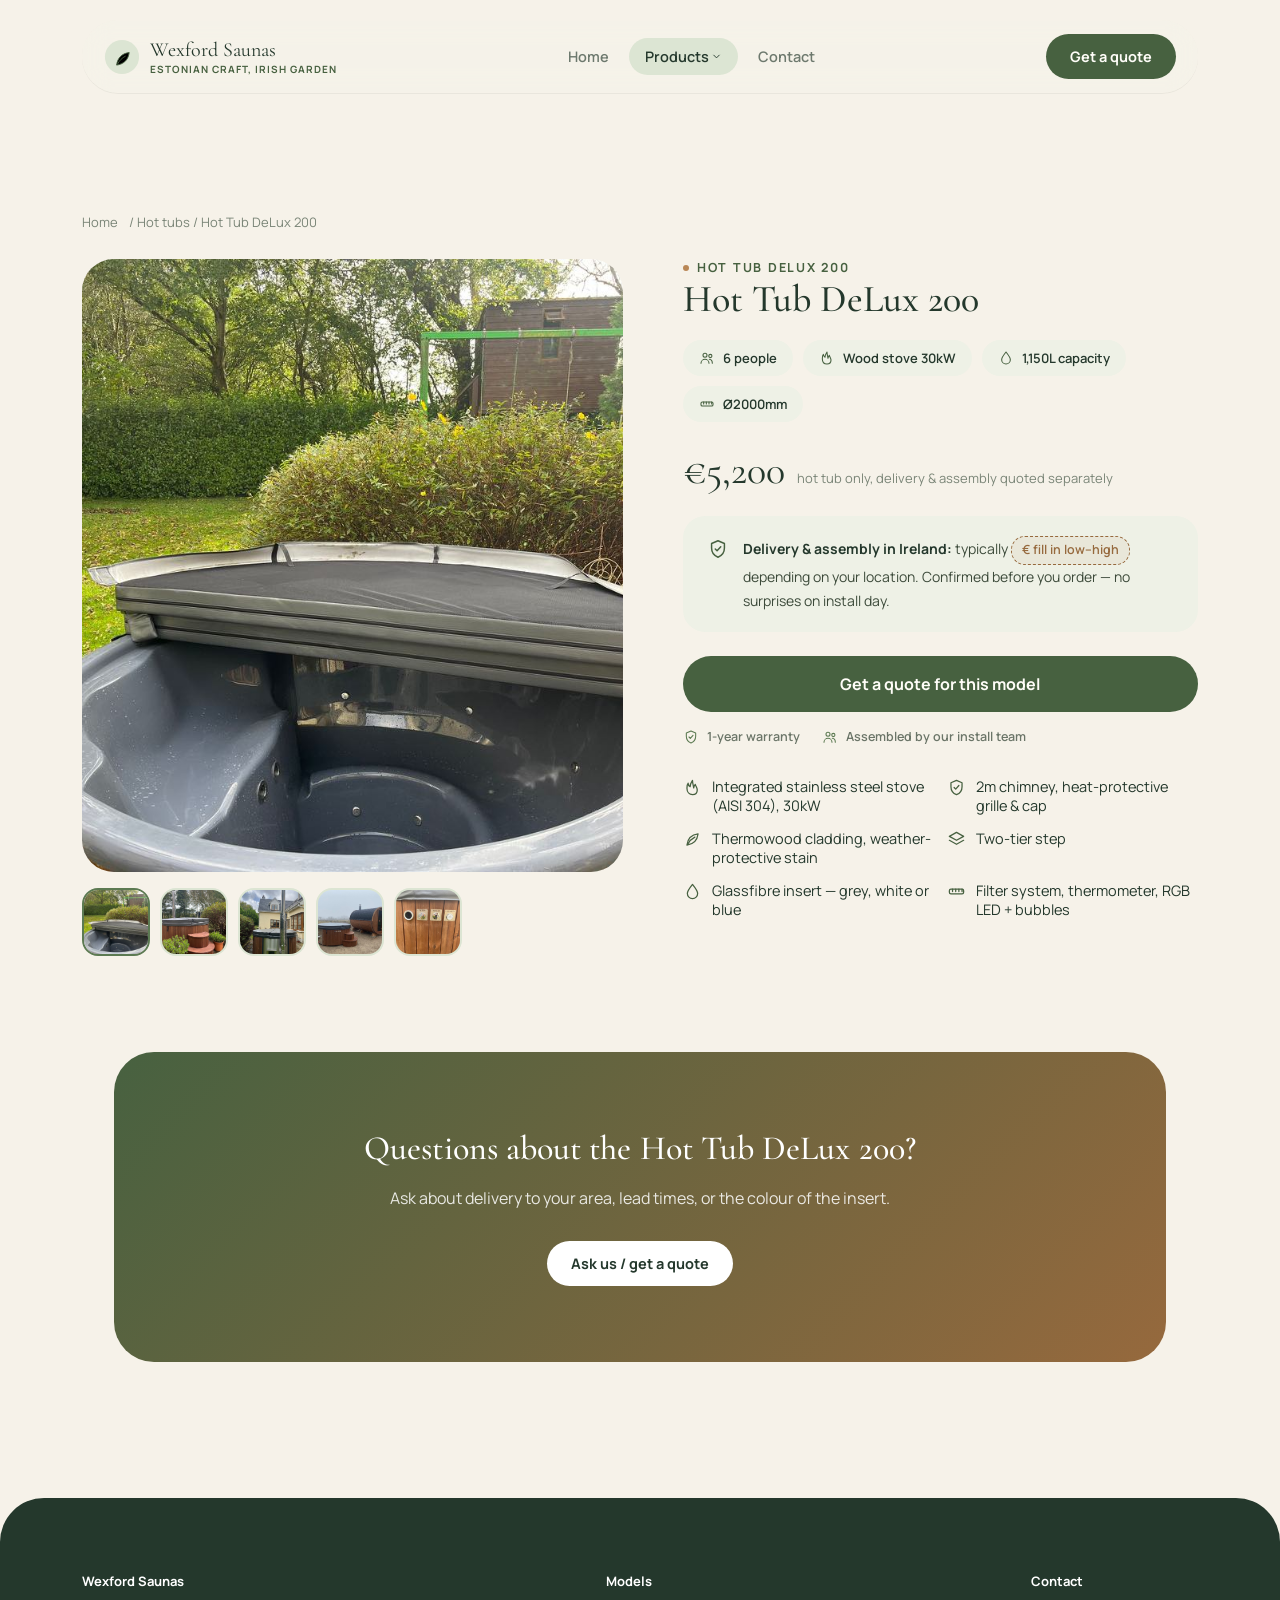
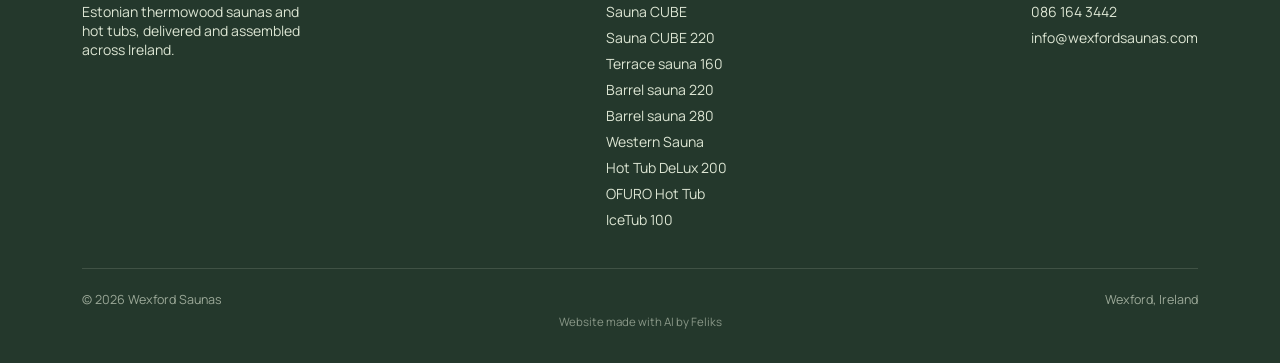
<file: hot-tub-200.html>
<!DOCTYPE html>
<html lang="en">
<head>
<meta charset="UTF-8">
<meta name="viewport" content="width=device-width, initial-scale=1">
<title>Hot Tub DeLux 200 | Wexford Saunas</title>
<meta name="description" content="Hot Tub DeLux 200 — €5,200, Estonian thermowood, delivered and assembled in Ireland.">
<link rel="preconnect" href="https://fonts.googleapis.com">
<link rel="preconnect" href="https://fonts.gstatic.com" crossorigin>
<link href="https://fonts.googleapis.com/css2?family=Cormorant+Garamond:ital,wght@0,400;0,500;0,600;1,400;1,500&family=Manrope:wght@400;500;600;700;800&display=swap" rel="stylesheet">
<link rel="stylesheet" href="style.css">
</head>
<body>
<svg width="0" height="0" style="position:absolute">
  <defs>
    <g id="ic-leaf"><path d="M5 19c8-1 13-6 14-14-8 1-13 6-14 14Z"/><path d="M6 18c2-4 5-7 9-9"/></g>
    <g id="ic-flame"><path d="M12 21c4 0 6-2.5 6-6 0-3-2-4.5-2.5-7-1.5 2-2 3-2 4.5C13 9 12 6 12 3c-2 3-3 5-3 8 -2-1-2.5-3-2.5-4.5C5 8 5 11 5 13c0 5 3 8 7 8Z"/></g>
    <g id="ic-ruler"><rect x="3" y="9" width="18" height="6" rx="2"/><path d="M7 9v3M11 9v3M15 9v3M19 9v3"/></g>
    <g id="ic-users"><circle cx="9" cy="8" r="3"/><path d="M3 20c0-3.3 2.7-6 6-6s6 2.7 6 6"/><circle cx="17" cy="9" r="2.4"/><path d="M15.5 14c2.6.3 4.5 2.5 4.5 6"/></g>
    <g id="ic-drop"><path d="M12 3c4 5 6.5 8.3 6.5 11.5A6.5 6.5 0 1 1 5.5 14.5C5.5 11.3 8 8 12 3Z"/></g>
    <g id="ic-shield"><path d="M12 3l7 3v5c0 5-3 8.5-7 10-4-1.5-7-5-7-10V6l7-3Z"/><path d="M9 12l2 2 4-4.5"/></g>
    <g id="ic-phone"><path d="M6 3h3l1.5 4-2 1.8a13 13 0 0 0 6.7 6.7l1.8-2 4 1.5v3c0 1.2-1 2.1-2.2 2C10.6 19.4 4.6 13.4 4 5.2 3.9 4 4.8 3 6 3Z"/></g>
    <g id="ic-mail"><rect x="3" y="5" width="18" height="14" rx="3"/><path d="M4 7l8 6 8-6"/></g>
    <g id="ic-pin"><path d="M12 21s7-6.7 7-12a7 7 0 1 0-14 0c0 5.3 7 12 7 12Z"/><circle cx="12" cy="9" r="2.6"/></g>
    <g id="ic-clock"><circle cx="12" cy="12" r="9"/><path d="M12 7v5l3.5 2"/></g>
    <g id="ic-layers"><path d="M12 3 3 8l9 5 9-5-9-5Z"/><path d="M3 13l9 5 9-5"/></g>
    <g id="ic-bolt"><path d="M13 2 4 14h6l-1 8 9-12h-6l1-8Z"/></g>
  </defs>
</svg>

<nav class="site-nav" id="nav">
  <div class="wrap">
  <div class="nav-pill">
    <a class="brand" href="index.html" style="text-decoration:none;">
      <svg class="mark" viewBox="0 0 40 40"><circle cx="20" cy="20" r="19" fill="var(--sage)"/><use href="#ic-leaf" x="9" y="10" width="22" height="22" style="stroke:var(--moss-deep)"/></svg>
      <div>Wexford Saunas<small>Estonian craft, Irish garden</small></div>
    </a>
    <div class="nav-links">
      <a href="index.html">Home</a>
      <div class="nav-dropdown" id="nav-dropdown">
        <button type="button" id="nav-dropdown-toggle" class="active">Products
          <svg class="caret" viewBox="0 0 24 24" fill="none" stroke-linecap="round" stroke-linejoin="round"><path d="M6 9l6 6 6-6"/></svg>
        </button>
        <div class="nav-dropdown-panel" id="nav-dropdown-panel">
          <div class="dd-group">Saunas</div>
          <a href="sauna-cube.html">Sauna CUBE <span class="dd-price">€4,500</span></a>
          <a href="sauna-cube-220.html">Sauna CUBE 220 <span class="dd-price">€6,100</span></a>
          <a href="terrace-160.html">Terrace sauna 160 <span class="dd-price">€4,100</span></a>
          <a href="barrel-220.html">Barrel sauna 220 <span class="dd-price">€5,500</span></a>
          <a href="barrel-280.html">Barrel sauna 280 <span class="dd-price">from €7,800</span></a>
          <a href="western-sauna.html">Western Sauna <span class="dd-price">€7,000</span></a>
          <div class="dd-group">Hot tubs &amp; ice baths</div>
          <a href="hot-tub-200.html" class="active">Hot Tub DeLux 200 <span class="dd-price">€5,200</span></a>
          <a href="ofuro-hot-tub.html">OFURO Hot Tub <span class="dd-price">€3,850</span></a>
          <a href="icetub-100.html">IceTub 100 <span class="dd-price">€1,650</span></a>
        </div>
      </div>
      <a href="contact.html">Contact</a>
    </div>
    <a class="btn btn-primary" href="contact.html">Get a quote</a>
  </div>
  </div>
</nav>

  <div class="wrap">
    <div class="crumb"><a href="index.html">Home</a>&nbsp;/&nbsp;Hot tubs&nbsp;/&nbsp;Hot Tub DeLux 200</div>

    <div class="product-layout">
      <div data-reveal>
        <div class="gallery-main"><img id="gal-main" src="images/hottub-1.jpg" alt="Hot Tub DeLux 200"></div>
        <div class="gallery-thumbs" id="gallery-thumbs"><button class="active" data-src="images/hottub-1.jpg"><img src="images/hottub-1.jpg" alt=""></button><button data-src="images/hottub-2.jpg"><img src="images/hottub-2.jpg" alt=""></button><button data-src="images/hottub-3.jpg"><img src="images/hottub-3.jpg" alt=""></button><button data-src="images/hottub-4.jpg"><img src="images/hottub-4.jpg" alt=""></button><button data-src="images/hottub-5.jpg"><img src="images/hottub-5.jpg" alt=""></button></div>
      </div>

      <div class="product-info" data-reveal data-reveal-delay="1" id="product-info">
        <div class="eyebrow"><span class="icon-dot"></span>Hot Tub DeLux 200</div>
        <h1>Hot Tub DeLux 200</h1>
        <div class="spec-chip-row"><div class="spec-chip"><svg class="icon" viewBox="0 0 24 24"><use href="#ic-users"/></svg>6 people</div><div class="spec-chip"><svg class="icon" viewBox="0 0 24 24"><use href="#ic-flame"/></svg>Wood stove 30kW</div><div class="spec-chip"><svg class="icon" viewBox="0 0 24 24"><use href="#ic-drop"/></svg>1,150L capacity</div><div class="spec-chip"><svg class="icon" viewBox="0 0 24 24"><use href="#ic-ruler"/></svg>Ø2000mm</div></div>
        <div class="price-row"><span class="amount">€5,200</span><span class="vat">hot tub only, delivery & assembly quoted separately</span></div>
        <div class="delivery-box"><svg class="icon" viewBox="0 0 24 24"><use href="#ic-shield"/></svg>
          <div><strong>Delivery & assembly in Ireland:</strong> typically
          <span class="fillin" style="padding:4px 10px;">€ fill in low–high</span>
          depending on your location. Confirmed before you order — no surprises on install day.</div>
        </div>
        
        <a class="btn btn-primary full-width-btn" href="contact.html">Get a quote for this model</a>
        <div class="trust-line">
          <span class="ti"><svg class="icon" viewBox="0 0 24 24"><use href="#ic-shield"/></svg>1-year warranty</span>
          <span class="ti"><svg class="icon" viewBox="0 0 24 24"><use href="#ic-users"/></svg>Assembled by our install team</span>
        </div>
        <ul class="included-list"><li><svg class="icon" viewBox="0 0 24 24"><use href="#ic-flame"/></svg>Integrated stainless steel stove (AISI 304), 30kW</li><li><svg class="icon" viewBox="0 0 24 24"><use href="#ic-shield"/></svg>2m chimney, heat-protective grille & cap</li><li><svg class="icon" viewBox="0 0 24 24"><use href="#ic-leaf"/></svg>Thermowood cladding, weather-protective stain</li><li><svg class="icon" viewBox="0 0 24 24"><use href="#ic-layers"/></svg>Two-tier step</li><li><svg class="icon" viewBox="0 0 24 24"><use href="#ic-drop"/></svg>Glassfibre insert — grey, white or blue</li><li><svg class="icon" viewBox="0 0 24 24"><use href="#ic-ruler"/></svg>Filter system, thermometer, RGB LED + bubbles</li></ul>
      </div>
    </div>
  </div>

  <section>
    <div class="wrap">
      <div class="cta-band" data-reveal>
        <h2>Questions about the Hot Tub DeLux 200?</h2>
        <p>Ask about delivery to your area, lead times, or the colour of the insert.</p>
        <a class="btn btn-primary" href="contact.html">Ask us / get a quote</a>
      </div>
    </div>
  </section>

<footer>
    <div class="wrap">
      <div class="foot-grid">
        <div class="foot-col">
          <h4>Wexford Saunas</h4>
          <div style="max-width:220px;">Estonian thermowood saunas and hot tubs, delivered and assembled across Ireland.</div>
        </div>
        <div class="foot-col">
          <h4>Models</h4>
          <div><a href="sauna-cube.html" style="color:var(--sage);">Sauna CUBE</a></div>
          <div><a href="sauna-cube-220.html" style="color:var(--sage);">Sauna CUBE 220</a></div>
          <div><a href="terrace-160.html" style="color:var(--sage);">Terrace sauna 160</a></div>
          <div><a href="barrel-220.html" style="color:var(--sage);">Barrel sauna 220</a></div>
          <div><a href="barrel-280.html" style="color:var(--sage);">Barrel sauna 280</a></div>
          <div><a href="western-sauna.html" style="color:var(--sage);">Western Sauna</a></div>
          <div><a href="hot-tub-200.html" style="color:var(--sage);">Hot Tub DeLux 200</a></div>
          <div><a href="ofuro-hot-tub.html" style="color:var(--sage);">OFURO Hot Tub</a></div>
          <div><a href="icetub-100.html" style="color:var(--sage);">IceTub 100</a></div>
        </div>

        <div class="foot-col">
          <h4>Contact</h4>
          <div>086 164 3442</div>
          <div>info@wexfordsaunas.com</div>
        </div>
      </div>
      <div class="foot-bottom">
        <div>© 2026 Wexford Saunas</div>
        <div>Wexford, Ireland</div>
      </div>
      <div class="foot-credit"><a href="mailto:feliksst@gmail.com">Website made with AI by Feliks</a></div>
    </div>
  </footer>
<script src="script.js" defer></script>
</body>
</html>
</file>
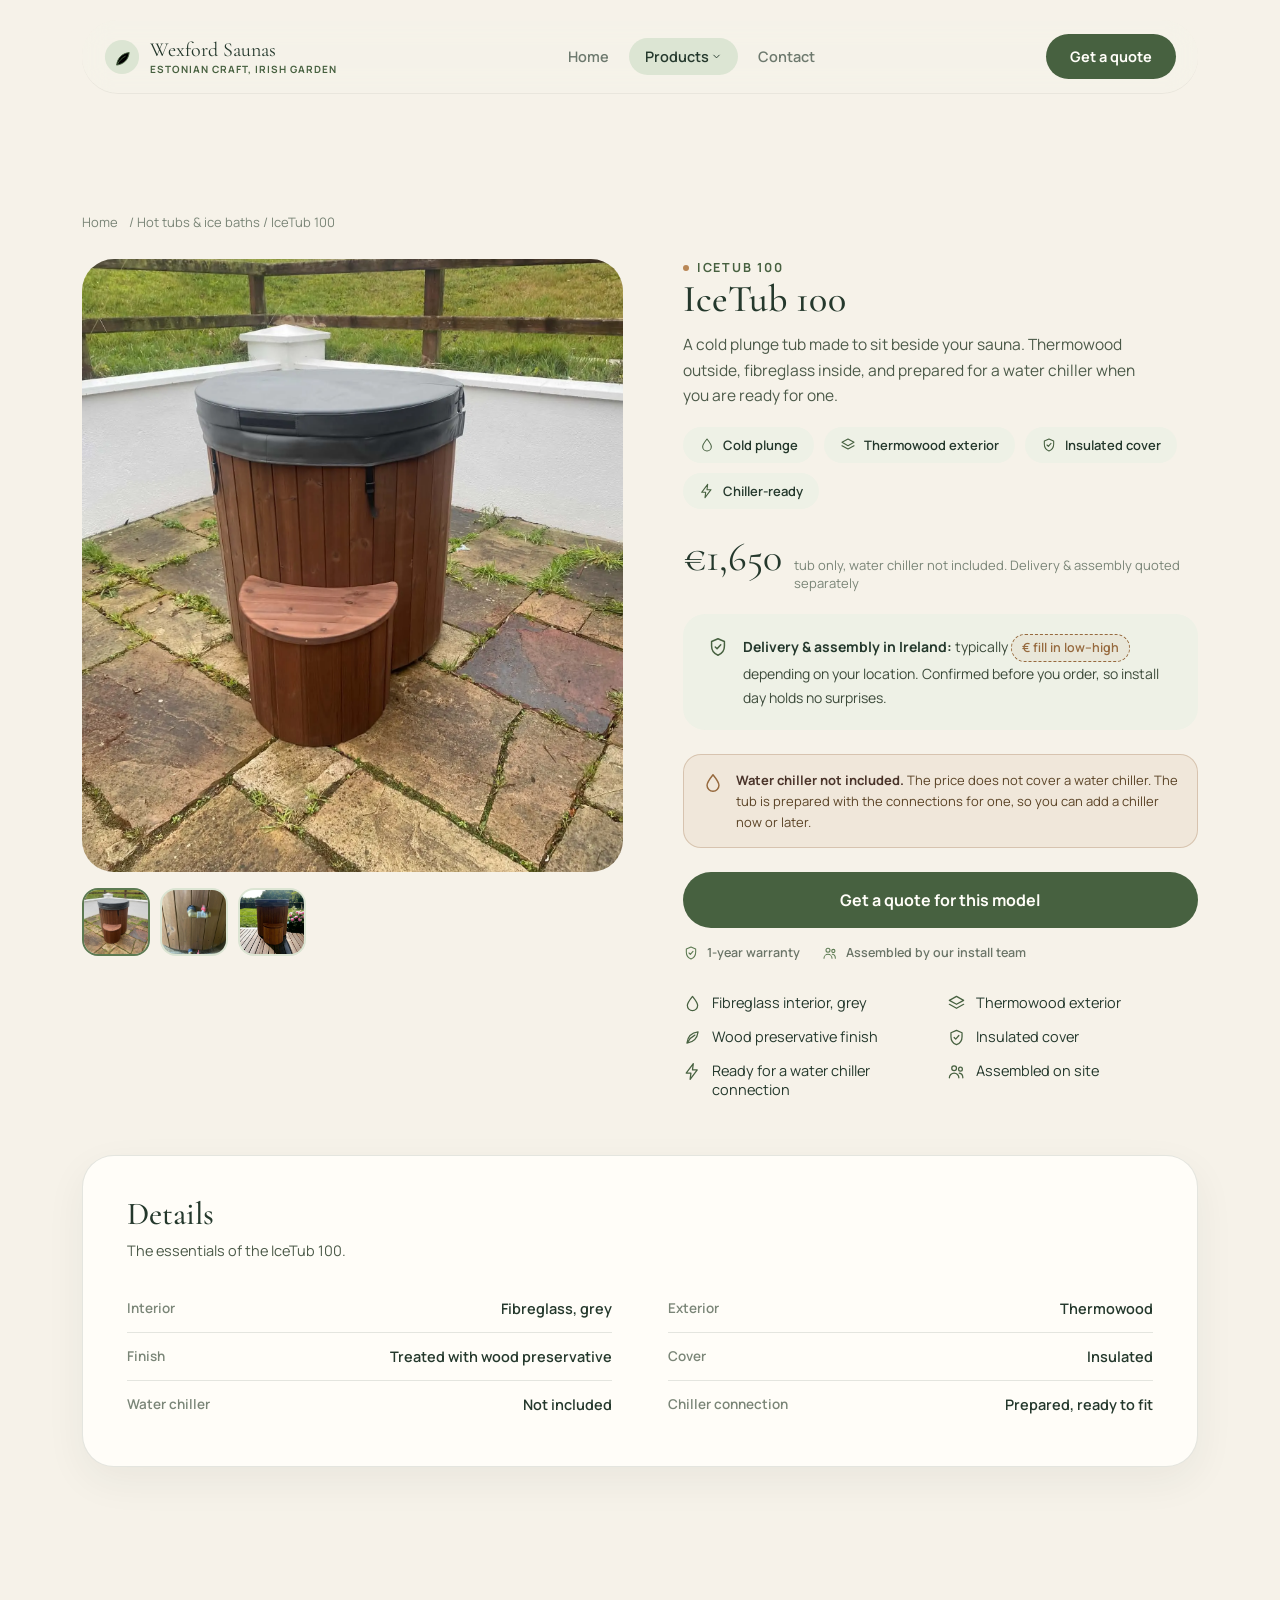
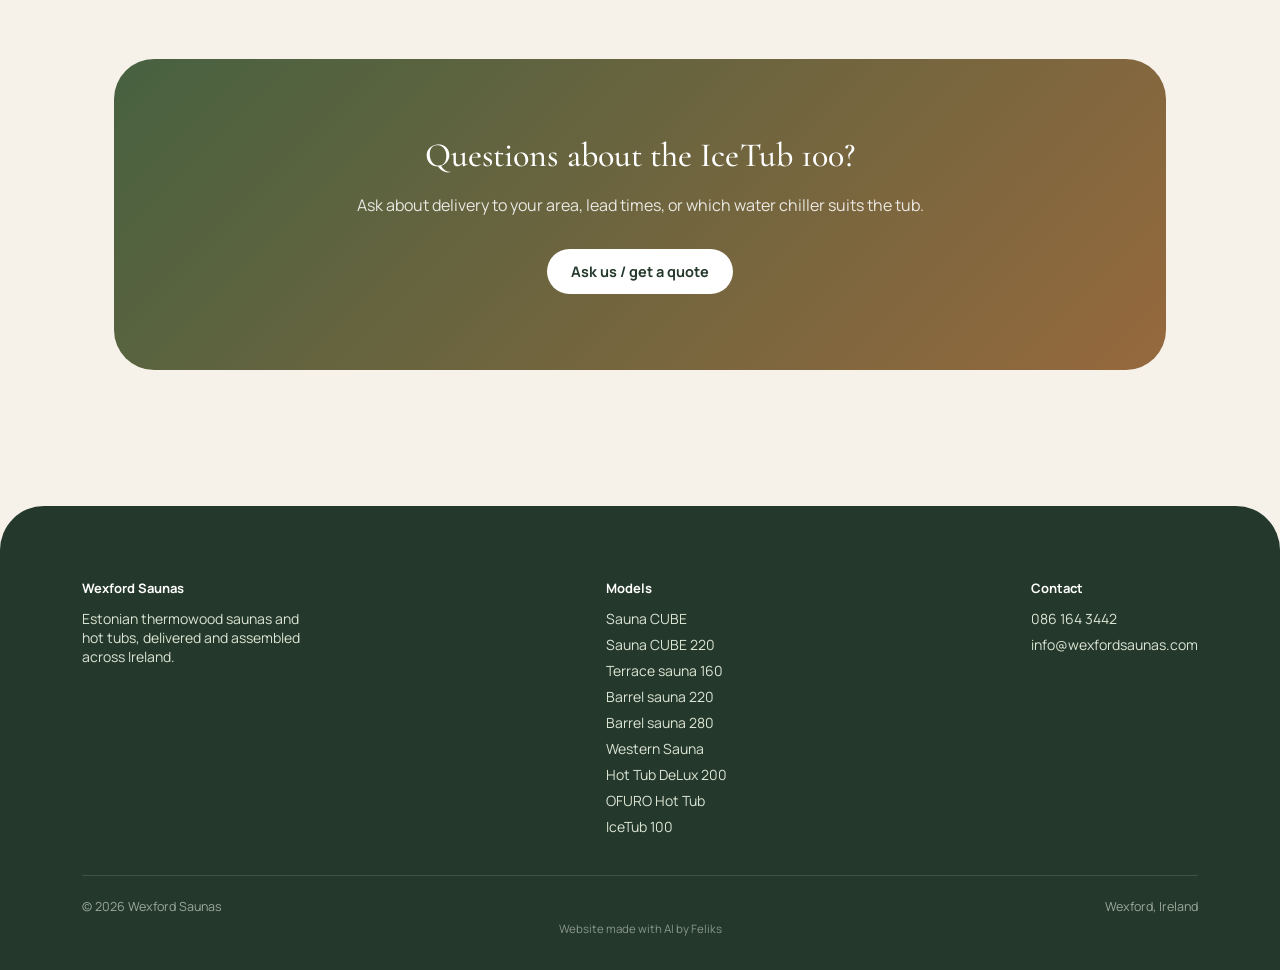
<file: icetub-100.html>
<!DOCTYPE html>
<html lang="en">
<head>
<meta charset="UTF-8">
<meta name="viewport" content="width=device-width, initial-scale=1">
<title>IceTub 100 | Wexford Saunas</title>
<meta name="description" content="IceTub 100, €1,650. A cold plunge tub with a thermowood exterior, grey fibreglass interior and insulated cover, ready for a water chiller.">
<link rel="preconnect" href="https://fonts.googleapis.com">
<link rel="preconnect" href="https://fonts.gstatic.com" crossorigin>
<link href="https://fonts.googleapis.com/css2?family=Cormorant+Garamond:ital,wght@0,400;0,500;0,600;1,400;1,500&family=Manrope:wght@400;500;600;700;800&display=swap" rel="stylesheet">
<link rel="stylesheet" href="style.css">
</head>
<body>
<svg width="0" height="0" style="position:absolute">
  <defs>
    <g id="ic-leaf"><path d="M5 19c8-1 13-6 14-14-8 1-13 6-14 14Z"/><path d="M6 18c2-4 5-7 9-9"/></g>
    <g id="ic-flame"><path d="M12 21c4 0 6-2.5 6-6 0-3-2-4.5-2.5-7-1.5 2-2 3-2 4.5C13 9 12 6 12 3c-2 3-3 5-3 8 -2-1-2.5-3-2.5-4.5C5 8 5 11 5 13c0 5 3 8 7 8Z"/></g>
    <g id="ic-ruler"><rect x="3" y="9" width="18" height="6" rx="2"/><path d="M7 9v3M11 9v3M15 9v3M19 9v3"/></g>
    <g id="ic-users"><circle cx="9" cy="8" r="3"/><path d="M3 20c0-3.3 2.7-6 6-6s6 2.7 6 6"/><circle cx="17" cy="9" r="2.4"/><path d="M15.5 14c2.6.3 4.5 2.5 4.5 6"/></g>
    <g id="ic-drop"><path d="M12 3c4 5 6.5 8.3 6.5 11.5A6.5 6.5 0 1 1 5.5 14.5C5.5 11.3 8 8 12 3Z"/></g>
    <g id="ic-shield"><path d="M12 3l7 3v5c0 5-3 8.5-7 10-4-1.5-7-5-7-10V6l7-3Z"/><path d="M9 12l2 2 4-4.5"/></g>
    <g id="ic-phone"><path d="M6 3h3l1.5 4-2 1.8a13 13 0 0 0 6.7 6.7l1.8-2 4 1.5v3c0 1.2-1 2.1-2.2 2C10.6 19.4 4.6 13.4 4 5.2 3.9 4 4.8 3 6 3Z"/></g>
    <g id="ic-mail"><rect x="3" y="5" width="18" height="14" rx="3"/><path d="M4 7l8 6 8-6"/></g>
    <g id="ic-pin"><path d="M12 21s7-6.7 7-12a7 7 0 1 0-14 0c0 5.3 7 12 7 12Z"/><circle cx="12" cy="9" r="2.6"/></g>
    <g id="ic-clock"><circle cx="12" cy="12" r="9"/><path d="M12 7v5l3.5 2"/></g>
    <g id="ic-layers"><path d="M12 3 3 8l9 5 9-5-9-5Z"/><path d="M3 13l9 5 9-5"/></g>
    <g id="ic-bolt"><path d="M13 2 4 14h6l-1 8 9-12h-6l1-8Z"/></g>
  </defs>
</svg>

<nav class="site-nav" id="nav">
  <div class="wrap">
  <div class="nav-pill">
    <a class="brand" href="index.html" style="text-decoration:none;">
      <svg class="mark" viewBox="0 0 40 40"><circle cx="20" cy="20" r="19" fill="var(--sage)"/><use href="#ic-leaf" x="9" y="10" width="22" height="22" style="stroke:var(--moss-deep)"/></svg>
      <div>Wexford Saunas<small>Estonian craft, Irish garden</small></div>
    </a>
    <div class="nav-links">
      <a href="index.html">Home</a>
      <div class="nav-dropdown" id="nav-dropdown">
        <button type="button" id="nav-dropdown-toggle" class="active">Products
          <svg class="caret" viewBox="0 0 24 24" fill="none" stroke-linecap="round" stroke-linejoin="round"><path d="M6 9l6 6 6-6"/></svg>
        </button>
        <div class="nav-dropdown-panel" id="nav-dropdown-panel">
          <div class="dd-group">Saunas</div>
          <a href="sauna-cube.html">Sauna CUBE <span class="dd-price">€4,500</span></a>
          <a href="sauna-cube-220.html">Sauna CUBE 220 <span class="dd-price">€6,100</span></a>
          <a href="terrace-160.html">Terrace sauna 160 <span class="dd-price">€4,100</span></a>
          <a href="barrel-220.html">Barrel sauna 220 <span class="dd-price">€5,500</span></a>
          <a href="barrel-280.html">Barrel sauna 280 <span class="dd-price">from €7,800</span></a>
          <a href="western-sauna.html">Western Sauna <span class="dd-price">€7,000</span></a>
          <div class="dd-group">Hot tubs &amp; ice baths</div>
          <a href="hot-tub-200.html">Hot Tub DeLux 200 <span class="dd-price">€5,200</span></a>
          <a href="ofuro-hot-tub.html">OFURO Hot Tub <span class="dd-price">€3,850</span></a>
          <a href="icetub-100.html" class="active">IceTub 100 <span class="dd-price">€1,650</span></a>
        </div>
      </div>
      <a href="contact.html">Contact</a>
    </div>
    <a class="btn btn-primary" href="contact.html">Get a quote</a>
  </div>
  </div>
</nav>

  <div class="wrap">
    <div class="crumb"><a href="index.html">Home</a>&nbsp;/&nbsp;Hot tubs &amp; ice baths&nbsp;/&nbsp;IceTub 100</div>

    <div class="product-layout">
      <div data-reveal>
        <div class="gallery-main"><img id="gal-main" src="images/icetub100-1.webp" alt="IceTub 100 cold plunge tub"></div>
        <div class="gallery-thumbs" id="gallery-thumbs"><button class="active" data-src="images/icetub100-1.webp"><img src="images/icetub100-1.webp" alt=""></button><button data-src="images/icetub100-2.webp"><img src="images/icetub100-2.webp" alt=""></button><button data-src="images/icetub100-3.webp"><img src="images/icetub100-3.webp" alt=""></button></div>
      </div>

      <div class="product-info" data-reveal data-reveal-delay="1" id="product-info">
        <div class="eyebrow"><span class="icon-dot"></span>IceTub 100</div>
        <h1>IceTub 100</h1>
        <p class="product-lead">A cold plunge tub made to sit beside your sauna. Thermowood outside, fibreglass inside, and prepared for a water chiller when you are ready for one.</p>
        <div class="spec-chip-row"><div class="spec-chip"><svg class="icon" viewBox="0 0 24 24"><use href="#ic-drop"/></svg>Cold plunge</div><div class="spec-chip"><svg class="icon" viewBox="0 0 24 24"><use href="#ic-layers"/></svg>Thermowood exterior</div><div class="spec-chip"><svg class="icon" viewBox="0 0 24 24"><use href="#ic-shield"/></svg>Insulated cover</div><div class="spec-chip"><svg class="icon" viewBox="0 0 24 24"><use href="#ic-bolt"/></svg>Chiller-ready</div></div>
        <div class="price-row"><span class="amount">€1,650</span><span class="vat">tub only, water chiller not included. Delivery &amp; assembly quoted separately</span></div>
        <div class="delivery-box"><svg class="icon" viewBox="0 0 24 24"><use href="#ic-shield"/></svg>
          <div><strong>Delivery &amp; assembly in Ireland:</strong> typically
          <span class="fillin" style="padding:4px 10px;">€ fill in low–high</span>
          depending on your location. Confirmed before you order, so install day holds no surprises.</div>
        </div>
        <div class="info-note"><svg class="icon" viewBox="0 0 24 24"><use href="#ic-drop"/></svg><div><strong>Water chiller not included.</strong> The price does not cover a water chiller. The tub is prepared with the connections for one, so you can add a chiller now or later.</div></div>
        <a class="btn btn-primary full-width-btn" href="contact.html">Get a quote for this model</a>
        <div class="trust-line">
          <span class="ti"><svg class="icon" viewBox="0 0 24 24"><use href="#ic-shield"/></svg>1-year warranty</span>
          <span class="ti"><svg class="icon" viewBox="0 0 24 24"><use href="#ic-users"/></svg>Assembled by our install team</span>
        </div>
        <ul class="included-list"><li><svg class="icon" viewBox="0 0 24 24"><use href="#ic-drop"/></svg>Fibreglass interior, grey</li><li><svg class="icon" viewBox="0 0 24 24"><use href="#ic-layers"/></svg>Thermowood exterior</li><li><svg class="icon" viewBox="0 0 24 24"><use href="#ic-leaf"/></svg>Wood preservative finish</li><li><svg class="icon" viewBox="0 0 24 24"><use href="#ic-shield"/></svg>Insulated cover</li><li><svg class="icon" viewBox="0 0 24 24"><use href="#ic-bolt"/></svg>Ready for a water chiller connection</li><li><svg class="icon" viewBox="0 0 24 24"><use href="#ic-users"/></svg>Assembled on site</li></ul>
      </div>
    </div>
  </div>

  <section class="spec-section">
    <div class="wrap">
      <div class="spec-table-card" data-reveal>
        <h2>Details</h2>
        <p class="spec-sub">The essentials of the IceTub 100.</p>
        <dl class="spec-grid"><div><dt>Interior</dt><dd>Fibreglass, grey</dd></div><div><dt>Exterior</dt><dd>Thermowood</dd></div><div><dt>Finish</dt><dd>Treated with wood preservative</dd></div><div><dt>Cover</dt><dd>Insulated</dd></div><div><dt>Water chiller</dt><dd>Not included</dd></div><div><dt>Chiller connection</dt><dd>Prepared, ready to fit</dd></div></dl>
      </div>
    </div>
  </section>

  <section>
    <div class="wrap">
      <div class="cta-band" data-reveal>
        <h2>Questions about the IceTub 100?</h2>
        <p>Ask about delivery to your area, lead times, or which water chiller suits the tub.</p>
        <a class="btn btn-primary" href="contact.html">Ask us / get a quote</a>
      </div>
    </div>
  </section>

<footer>
    <div class="wrap">
      <div class="foot-grid">
        <div class="foot-col">
          <h4>Wexford Saunas</h4>
          <div style="max-width:220px;">Estonian thermowood saunas and hot tubs, delivered and assembled across Ireland.</div>
        </div>
        <div class="foot-col">
          <h4>Models</h4>
          <div><a href="sauna-cube.html" style="color:var(--sage);">Sauna CUBE</a></div>
          <div><a href="sauna-cube-220.html" style="color:var(--sage);">Sauna CUBE 220</a></div>
          <div><a href="terrace-160.html" style="color:var(--sage);">Terrace sauna 160</a></div>
          <div><a href="barrel-220.html" style="color:var(--sage);">Barrel sauna 220</a></div>
          <div><a href="barrel-280.html" style="color:var(--sage);">Barrel sauna 280</a></div>
          <div><a href="western-sauna.html" style="color:var(--sage);">Western Sauna</a></div>
          <div><a href="hot-tub-200.html" style="color:var(--sage);">Hot Tub DeLux 200</a></div>
          <div><a href="ofuro-hot-tub.html" style="color:var(--sage);">OFURO Hot Tub</a></div>
          <div><a href="icetub-100.html" style="color:var(--sage);">IceTub 100</a></div>
        </div>

        <div class="foot-col">
          <h4>Contact</h4>
          <div>086 164 3442</div>
          <div>info@wexfordsaunas.com</div>
        </div>
      </div>
      <div class="foot-bottom">
        <div>© 2026 Wexford Saunas</div>
        <div>Wexford, Ireland</div>
      </div>
      <div class="foot-credit"><a href="mailto:feliksst@gmail.com">Website made with AI by Feliks</a></div>
    </div>
  </footer>
<script src="script.js" defer></script>
</body>
</html>
</file>
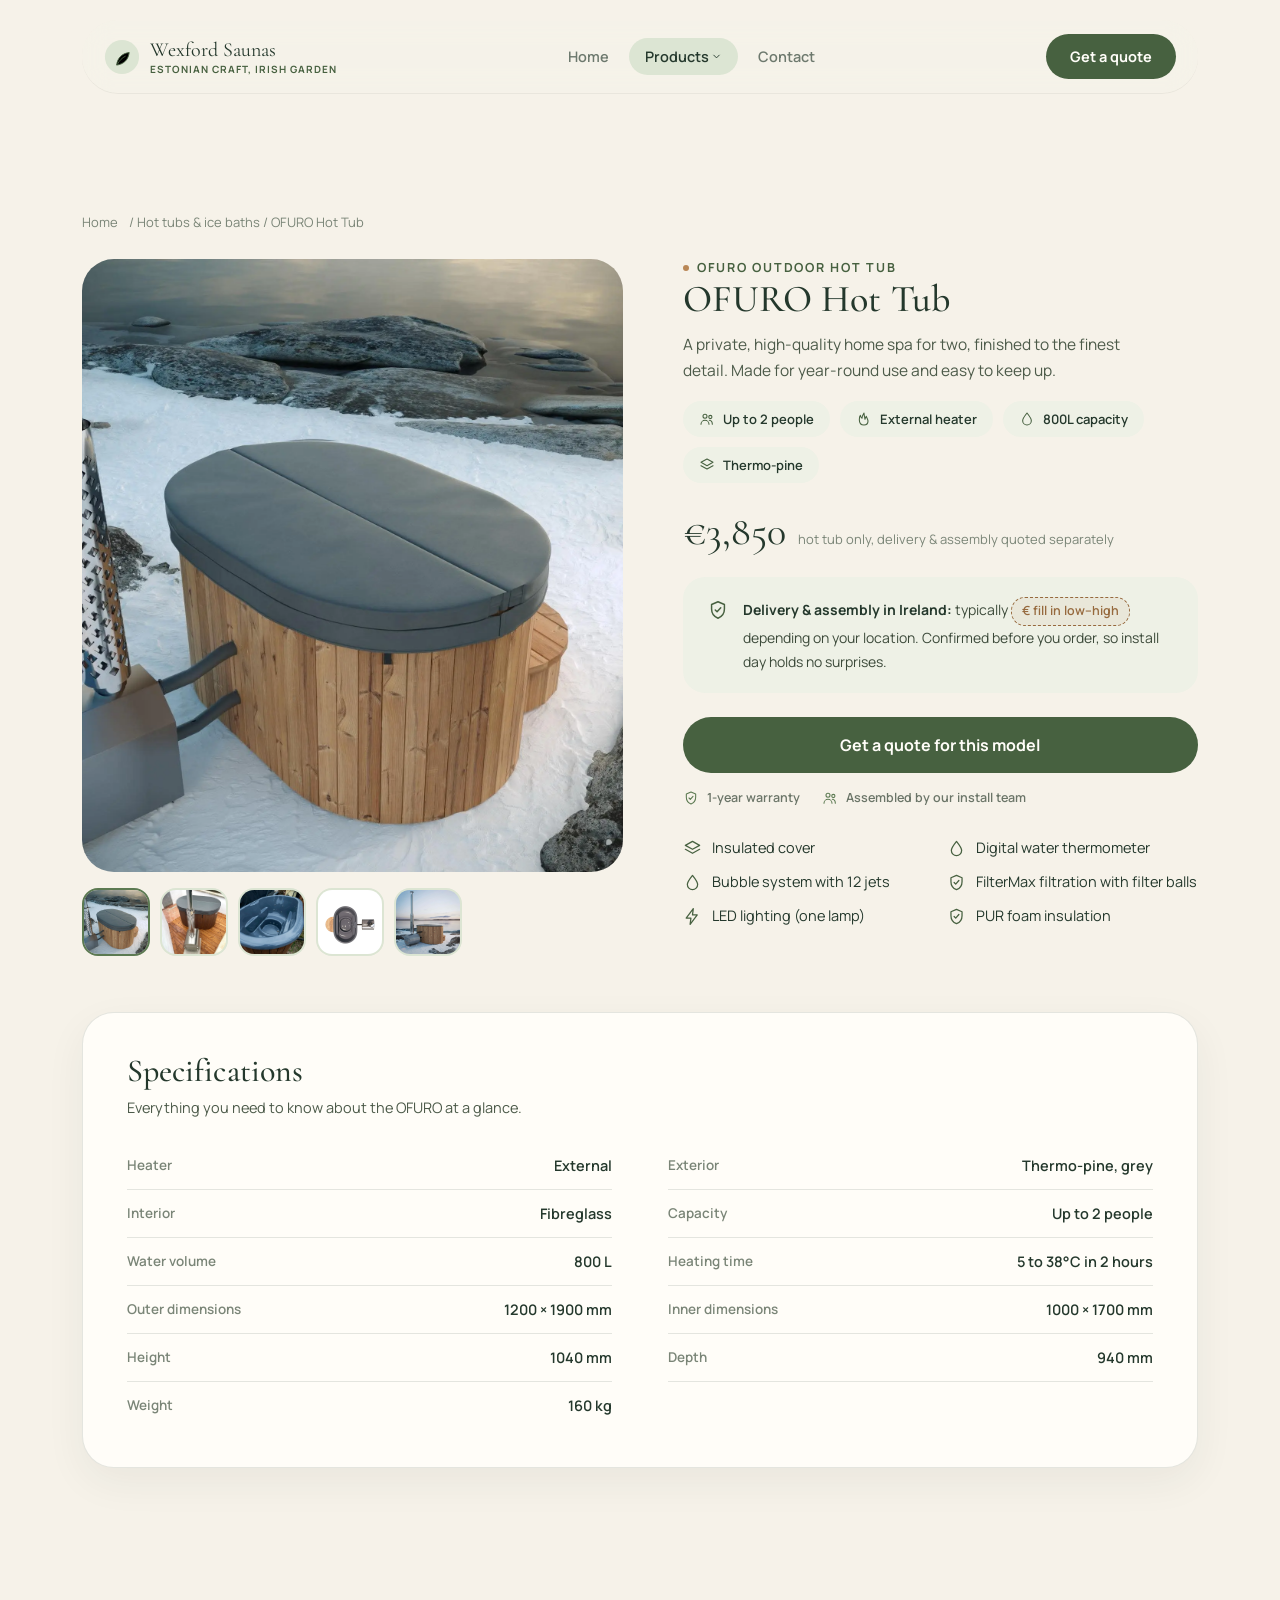
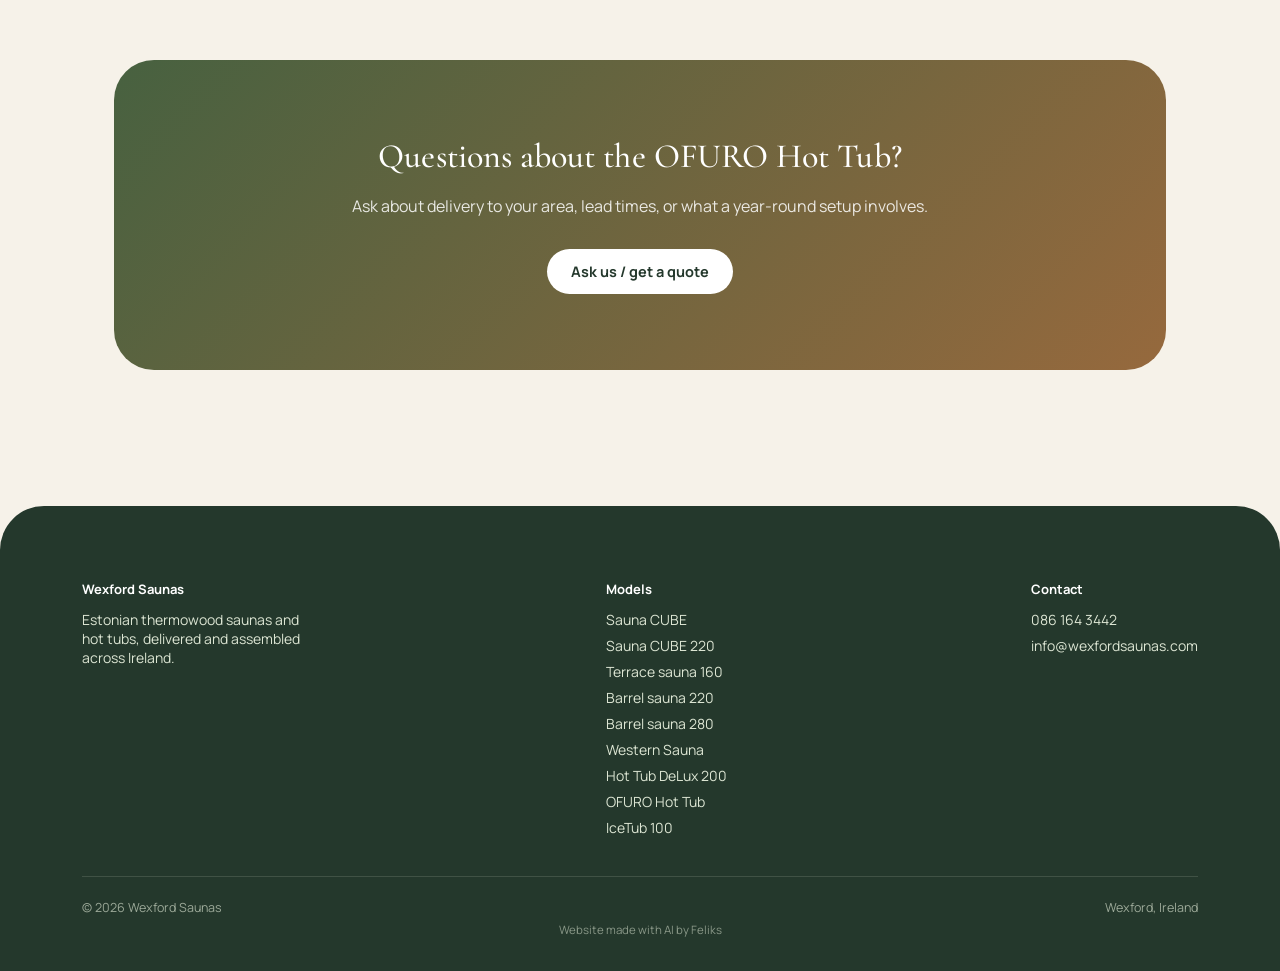
<file: ofuro-hot-tub.html>
<!DOCTYPE html>
<html lang="en">
<head>
<meta charset="UTF-8">
<meta name="viewport" content="width=device-width, initial-scale=1">
<title>OFURO Hot Tub | Wexford Saunas</title>
<meta name="description" content="OFURO Outdoor Hot Tub, €3,850. A private home spa for two in thermo-pine, with 12 massage jets, LED lighting and year-round usability.">
<link rel="preconnect" href="https://fonts.googleapis.com">
<link rel="preconnect" href="https://fonts.gstatic.com" crossorigin>
<link href="https://fonts.googleapis.com/css2?family=Cormorant+Garamond:ital,wght@0,400;0,500;0,600;1,400;1,500&family=Manrope:wght@400;500;600;700;800&display=swap" rel="stylesheet">
<link rel="stylesheet" href="style.css">
</head>
<body>
<svg width="0" height="0" style="position:absolute">
  <defs>
    <g id="ic-leaf"><path d="M5 19c8-1 13-6 14-14-8 1-13 6-14 14Z"/><path d="M6 18c2-4 5-7 9-9"/></g>
    <g id="ic-flame"><path d="M12 21c4 0 6-2.5 6-6 0-3-2-4.5-2.5-7-1.5 2-2 3-2 4.5C13 9 12 6 12 3c-2 3-3 5-3 8 -2-1-2.5-3-2.5-4.5C5 8 5 11 5 13c0 5 3 8 7 8Z"/></g>
    <g id="ic-ruler"><rect x="3" y="9" width="18" height="6" rx="2"/><path d="M7 9v3M11 9v3M15 9v3M19 9v3"/></g>
    <g id="ic-users"><circle cx="9" cy="8" r="3"/><path d="M3 20c0-3.3 2.7-6 6-6s6 2.7 6 6"/><circle cx="17" cy="9" r="2.4"/><path d="M15.5 14c2.6.3 4.5 2.5 4.5 6"/></g>
    <g id="ic-drop"><path d="M12 3c4 5 6.5 8.3 6.5 11.5A6.5 6.5 0 1 1 5.5 14.5C5.5 11.3 8 8 12 3Z"/></g>
    <g id="ic-shield"><path d="M12 3l7 3v5c0 5-3 8.5-7 10-4-1.5-7-5-7-10V6l7-3Z"/><path d="M9 12l2 2 4-4.5"/></g>
    <g id="ic-phone"><path d="M6 3h3l1.5 4-2 1.8a13 13 0 0 0 6.7 6.7l1.8-2 4 1.5v3c0 1.2-1 2.1-2.2 2C10.6 19.4 4.6 13.4 4 5.2 3.9 4 4.8 3 6 3Z"/></g>
    <g id="ic-mail"><rect x="3" y="5" width="18" height="14" rx="3"/><path d="M4 7l8 6 8-6"/></g>
    <g id="ic-pin"><path d="M12 21s7-6.7 7-12a7 7 0 1 0-14 0c0 5.3 7 12 7 12Z"/><circle cx="12" cy="9" r="2.6"/></g>
    <g id="ic-clock"><circle cx="12" cy="12" r="9"/><path d="M12 7v5l3.5 2"/></g>
    <g id="ic-layers"><path d="M12 3 3 8l9 5 9-5-9-5Z"/><path d="M3 13l9 5 9-5"/></g>
    <g id="ic-bolt"><path d="M13 2 4 14h6l-1 8 9-12h-6l1-8Z"/></g>
  </defs>
</svg>

<nav class="site-nav" id="nav">
  <div class="wrap">
  <div class="nav-pill">
    <a class="brand" href="index.html" style="text-decoration:none;">
      <svg class="mark" viewBox="0 0 40 40"><circle cx="20" cy="20" r="19" fill="var(--sage)"/><use href="#ic-leaf" x="9" y="10" width="22" height="22" style="stroke:var(--moss-deep)"/></svg>
      <div>Wexford Saunas<small>Estonian craft, Irish garden</small></div>
    </a>
    <div class="nav-links">
      <a href="index.html">Home</a>
      <div class="nav-dropdown" id="nav-dropdown">
        <button type="button" id="nav-dropdown-toggle" class="active">Products
          <svg class="caret" viewBox="0 0 24 24" fill="none" stroke-linecap="round" stroke-linejoin="round"><path d="M6 9l6 6 6-6"/></svg>
        </button>
        <div class="nav-dropdown-panel" id="nav-dropdown-panel">
          <div class="dd-group">Saunas</div>
          <a href="sauna-cube.html">Sauna CUBE <span class="dd-price">€4,500</span></a>
          <a href="sauna-cube-220.html">Sauna CUBE 220 <span class="dd-price">€6,100</span></a>
          <a href="terrace-160.html">Terrace sauna 160 <span class="dd-price">€4,100</span></a>
          <a href="barrel-220.html">Barrel sauna 220 <span class="dd-price">€5,500</span></a>
          <a href="barrel-280.html">Barrel sauna 280 <span class="dd-price">from €7,800</span></a>
          <a href="western-sauna.html">Western Sauna <span class="dd-price">€7,000</span></a>
          <div class="dd-group">Hot tubs &amp; ice baths</div>
          <a href="hot-tub-200.html">Hot Tub DeLux 200 <span class="dd-price">€5,200</span></a>
          <a href="ofuro-hot-tub.html" class="active">OFURO Hot Tub <span class="dd-price">€3,850</span></a>
          <a href="icetub-100.html">IceTub 100 <span class="dd-price">€1,650</span></a>
        </div>
      </div>
      <a href="contact.html">Contact</a>
    </div>
    <a class="btn btn-primary" href="contact.html">Get a quote</a>
  </div>
  </div>
</nav>

  <div class="wrap">
    <div class="crumb"><a href="index.html">Home</a>&nbsp;/&nbsp;Hot tubs &amp; ice baths&nbsp;/&nbsp;OFURO Hot Tub</div>

    <div class="product-layout">
      <div data-reveal>
        <div class="gallery-main"><img id="gal-main" src="images/ofuro1.webp" alt="OFURO Outdoor Hot Tub"></div>
        <div class="gallery-thumbs" id="gallery-thumbs"><button class="active" data-src="images/ofuro1.webp"><img src="images/ofuro1.webp" alt=""></button><button data-src="images/ofuro2.webp"><img src="images/ofuro2.webp" alt=""></button><button data-src="images/ofuro3.webp"><img src="images/ofuro3.webp" alt=""></button><button data-src="images/ofuro4.webp"><img src="images/ofuro4.webp" alt=""></button><button data-src="images/ofuro5.webp"><img src="images/ofuro5.webp" alt=""></button></div>
      </div>

      <div class="product-info" data-reveal data-reveal-delay="1" id="product-info">
        <div class="eyebrow"><span class="icon-dot"></span>OFURO Outdoor Hot Tub</div>
        <h1>OFURO Hot Tub</h1>
        <p class="product-lead">A private, high-quality home spa for two, finished to the finest detail. Made for year-round use and easy to keep up.</p>
        <div class="spec-chip-row"><div class="spec-chip"><svg class="icon" viewBox="0 0 24 24"><use href="#ic-users"/></svg>Up to 2 people</div><div class="spec-chip"><svg class="icon" viewBox="0 0 24 24"><use href="#ic-flame"/></svg>External heater</div><div class="spec-chip"><svg class="icon" viewBox="0 0 24 24"><use href="#ic-drop"/></svg>800L capacity</div><div class="spec-chip"><svg class="icon" viewBox="0 0 24 24"><use href="#ic-layers"/></svg>Thermo-pine</div></div>
        <div class="price-row"><span class="amount">€3,850</span><span class="vat">hot tub only, delivery &amp; assembly quoted separately</span></div>
        <div class="delivery-box"><svg class="icon" viewBox="0 0 24 24"><use href="#ic-shield"/></svg>
          <div><strong>Delivery &amp; assembly in Ireland:</strong> typically
          <span class="fillin" style="padding:4px 10px;">€ fill in low–high</span>
          depending on your location. Confirmed before you order, so install day holds no surprises.</div>
        </div>
        
        <a class="btn btn-primary full-width-btn" href="contact.html">Get a quote for this model</a>
        <div class="trust-line">
          <span class="ti"><svg class="icon" viewBox="0 0 24 24"><use href="#ic-shield"/></svg>1-year warranty</span>
          <span class="ti"><svg class="icon" viewBox="0 0 24 24"><use href="#ic-users"/></svg>Assembled by our install team</span>
        </div>
        <ul class="included-list"><li><svg class="icon" viewBox="0 0 24 24"><use href="#ic-layers"/></svg>Insulated cover</li><li><svg class="icon" viewBox="0 0 24 24"><use href="#ic-drop"/></svg>Digital water thermometer</li><li><svg class="icon" viewBox="0 0 24 24"><use href="#ic-drop"/></svg>Bubble system with 12 jets</li><li><svg class="icon" viewBox="0 0 24 24"><use href="#ic-shield"/></svg>FilterMax filtration with filter balls</li><li><svg class="icon" viewBox="0 0 24 24"><use href="#ic-bolt"/></svg>LED lighting (one lamp)</li><li><svg class="icon" viewBox="0 0 24 24"><use href="#ic-shield"/></svg>PUR foam insulation</li></ul>
      </div>
    </div>
  </div>

  <section class="spec-section">
    <div class="wrap">
      <div class="spec-table-card" data-reveal>
        <h2>Specifications</h2>
        <p class="spec-sub">Everything you need to know about the OFURO at a glance.</p>
        <dl class="spec-grid"><div><dt>Heater</dt><dd>External</dd></div><div><dt>Exterior</dt><dd>Thermo-pine, grey</dd></div><div><dt>Interior</dt><dd>Fibreglass</dd></div><div><dt>Capacity</dt><dd>Up to 2 people</dd></div><div><dt>Water volume</dt><dd>800 L</dd></div><div><dt>Heating time</dt><dd>5 to 38°C in 2 hours</dd></div><div><dt>Outer dimensions</dt><dd>1200 × 1900 mm</dd></div><div><dt>Inner dimensions</dt><dd>1000 × 1700 mm</dd></div><div><dt>Height</dt><dd>1040 mm</dd></div><div><dt>Depth</dt><dd>940 mm</dd></div><div><dt>Weight</dt><dd>160 kg</dd></div></dl>
      </div>
    </div>
  </section>

  <section>
    <div class="wrap">
      <div class="cta-band" data-reveal>
        <h2>Questions about the OFURO Hot Tub?</h2>
        <p>Ask about delivery to your area, lead times, or what a year-round setup involves.</p>
        <a class="btn btn-primary" href="contact.html">Ask us / get a quote</a>
      </div>
    </div>
  </section>

<footer>
    <div class="wrap">
      <div class="foot-grid">
        <div class="foot-col">
          <h4>Wexford Saunas</h4>
          <div style="max-width:220px;">Estonian thermowood saunas and hot tubs, delivered and assembled across Ireland.</div>
        </div>
        <div class="foot-col">
          <h4>Models</h4>
          <div><a href="sauna-cube.html" style="color:var(--sage);">Sauna CUBE</a></div>
          <div><a href="sauna-cube-220.html" style="color:var(--sage);">Sauna CUBE 220</a></div>
          <div><a href="terrace-160.html" style="color:var(--sage);">Terrace sauna 160</a></div>
          <div><a href="barrel-220.html" style="color:var(--sage);">Barrel sauna 220</a></div>
          <div><a href="barrel-280.html" style="color:var(--sage);">Barrel sauna 280</a></div>
          <div><a href="western-sauna.html" style="color:var(--sage);">Western Sauna</a></div>
          <div><a href="hot-tub-200.html" style="color:var(--sage);">Hot Tub DeLux 200</a></div>
          <div><a href="ofuro-hot-tub.html" style="color:var(--sage);">OFURO Hot Tub</a></div>
          <div><a href="icetub-100.html" style="color:var(--sage);">IceTub 100</a></div>
        </div>

        <div class="foot-col">
          <h4>Contact</h4>
          <div>086 164 3442</div>
          <div>info@wexfordsaunas.com</div>
        </div>
      </div>
      <div class="foot-bottom">
        <div>© 2026 Wexford Saunas</div>
        <div>Wexford, Ireland</div>
      </div>
      <div class="foot-credit"><a href="mailto:feliksst@gmail.com">Website made with AI by Feliks</a></div>
    </div>
  </footer>
<script src="script.js" defer></script>
</body>
</html>
</file>
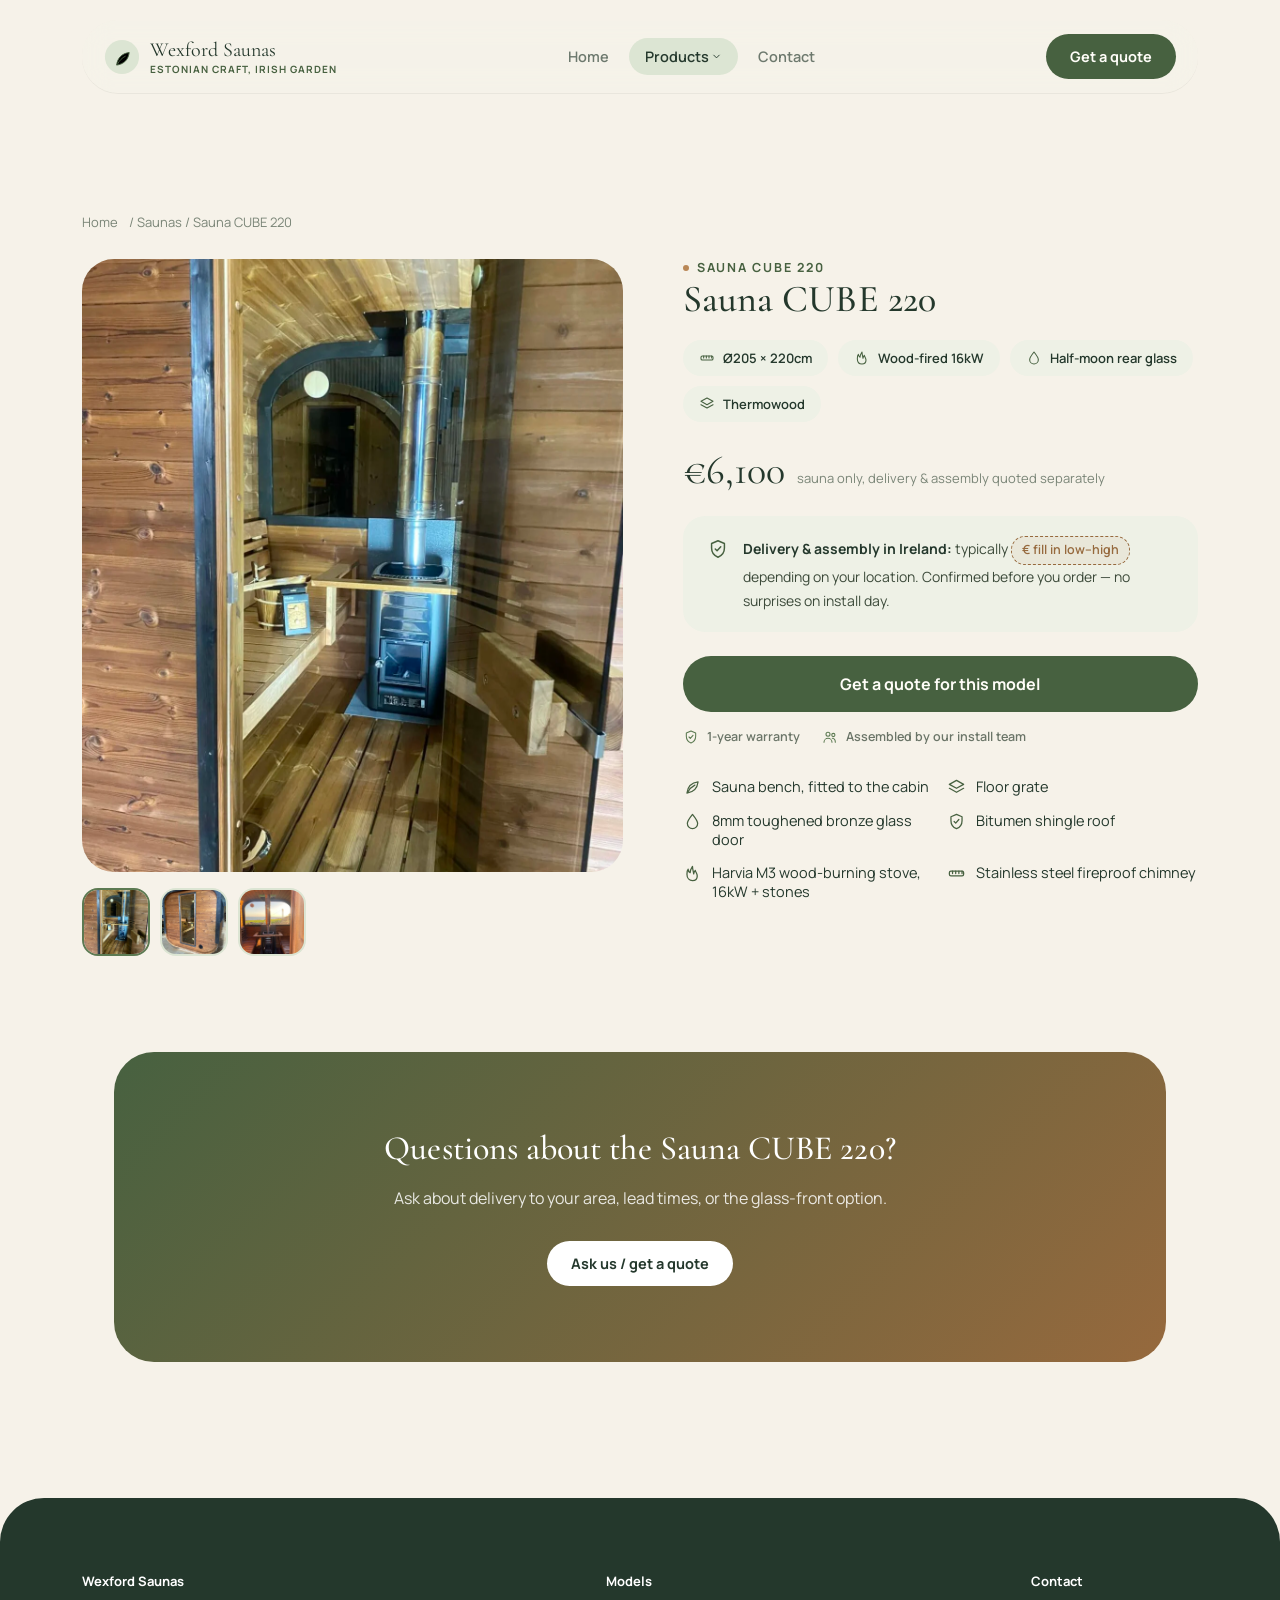
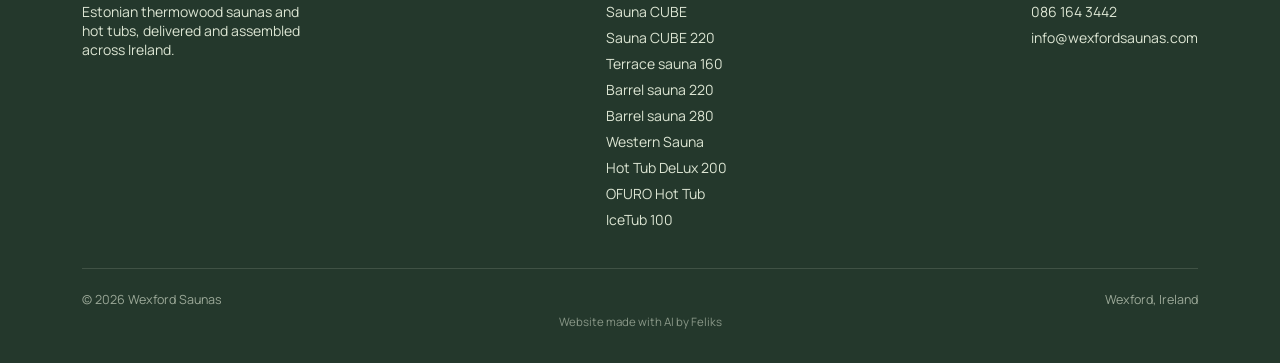
<file: sauna-cube-220.html>
<!DOCTYPE html>
<html lang="en">
<head>
<meta charset="UTF-8">
<meta name="viewport" content="width=device-width, initial-scale=1">
<title>Sauna CUBE 220 | Wexford Saunas</title>
<meta name="description" content="Sauna CUBE 220 — €6,100, Estonian thermowood, delivered and assembled in Ireland.">
<link rel="preconnect" href="https://fonts.googleapis.com">
<link rel="preconnect" href="https://fonts.gstatic.com" crossorigin>
<link href="https://fonts.googleapis.com/css2?family=Cormorant+Garamond:ital,wght@0,400;0,500;0,600;1,400;1,500&family=Manrope:wght@400;500;600;700;800&display=swap" rel="stylesheet">
<link rel="stylesheet" href="style.css">
</head>
<body>
<svg width="0" height="0" style="position:absolute">
  <defs>
    <g id="ic-leaf"><path d="M5 19c8-1 13-6 14-14-8 1-13 6-14 14Z"/><path d="M6 18c2-4 5-7 9-9"/></g>
    <g id="ic-flame"><path d="M12 21c4 0 6-2.5 6-6 0-3-2-4.5-2.5-7-1.5 2-2 3-2 4.5C13 9 12 6 12 3c-2 3-3 5-3 8 -2-1-2.5-3-2.5-4.5C5 8 5 11 5 13c0 5 3 8 7 8Z"/></g>
    <g id="ic-ruler"><rect x="3" y="9" width="18" height="6" rx="2"/><path d="M7 9v3M11 9v3M15 9v3M19 9v3"/></g>
    <g id="ic-users"><circle cx="9" cy="8" r="3"/><path d="M3 20c0-3.3 2.7-6 6-6s6 2.7 6 6"/><circle cx="17" cy="9" r="2.4"/><path d="M15.5 14c2.6.3 4.5 2.5 4.5 6"/></g>
    <g id="ic-drop"><path d="M12 3c4 5 6.5 8.3 6.5 11.5A6.5 6.5 0 1 1 5.5 14.5C5.5 11.3 8 8 12 3Z"/></g>
    <g id="ic-shield"><path d="M12 3l7 3v5c0 5-3 8.5-7 10-4-1.5-7-5-7-10V6l7-3Z"/><path d="M9 12l2 2 4-4.5"/></g>
    <g id="ic-phone"><path d="M6 3h3l1.5 4-2 1.8a13 13 0 0 0 6.7 6.7l1.8-2 4 1.5v3c0 1.2-1 2.1-2.2 2C10.6 19.4 4.6 13.4 4 5.2 3.9 4 4.8 3 6 3Z"/></g>
    <g id="ic-mail"><rect x="3" y="5" width="18" height="14" rx="3"/><path d="M4 7l8 6 8-6"/></g>
    <g id="ic-pin"><path d="M12 21s7-6.7 7-12a7 7 0 1 0-14 0c0 5.3 7 12 7 12Z"/><circle cx="12" cy="9" r="2.6"/></g>
    <g id="ic-clock"><circle cx="12" cy="12" r="9"/><path d="M12 7v5l3.5 2"/></g>
    <g id="ic-layers"><path d="M12 3 3 8l9 5 9-5-9-5Z"/><path d="M3 13l9 5 9-5"/></g>
    <g id="ic-bolt"><path d="M13 2 4 14h6l-1 8 9-12h-6l1-8Z"/></g>
  </defs>
</svg>

<nav class="site-nav" id="nav">
  <div class="wrap">
  <div class="nav-pill">
    <a class="brand" href="index.html" style="text-decoration:none;">
      <svg class="mark" viewBox="0 0 40 40"><circle cx="20" cy="20" r="19" fill="var(--sage)"/><use href="#ic-leaf" x="9" y="10" width="22" height="22" style="stroke:var(--moss-deep)"/></svg>
      <div>Wexford Saunas<small>Estonian craft, Irish garden</small></div>
    </a>
    <div class="nav-links">
      <a href="index.html">Home</a>
      <div class="nav-dropdown" id="nav-dropdown">
        <button type="button" id="nav-dropdown-toggle" class="active">Products
          <svg class="caret" viewBox="0 0 24 24" fill="none" stroke-linecap="round" stroke-linejoin="round"><path d="M6 9l6 6 6-6"/></svg>
        </button>
        <div class="nav-dropdown-panel" id="nav-dropdown-panel">
          <div class="dd-group">Saunas</div>
          <a href="sauna-cube.html">Sauna CUBE <span class="dd-price">€4,500</span></a>
          <a href="sauna-cube-220.html" class="active">Sauna CUBE 220 <span class="dd-price">€6,100</span></a>
          <a href="terrace-160.html">Terrace sauna 160 <span class="dd-price">€4,100</span></a>
          <a href="barrel-220.html">Barrel sauna 220 <span class="dd-price">€5,500</span></a>
          <a href="barrel-280.html">Barrel sauna 280 <span class="dd-price">from €7,800</span></a>
          <a href="western-sauna.html">Western Sauna <span class="dd-price">€7,000</span></a>
          <div class="dd-group">Hot tubs &amp; ice baths</div>
          <a href="hot-tub-200.html">Hot Tub DeLux 200 <span class="dd-price">€5,200</span></a>
          <a href="ofuro-hot-tub.html">OFURO Hot Tub <span class="dd-price">€3,850</span></a>
          <a href="icetub-100.html">IceTub 100 <span class="dd-price">€1,650</span></a>
        </div>
      </div>
      <a href="contact.html">Contact</a>
    </div>
    <a class="btn btn-primary" href="contact.html">Get a quote</a>
  </div>
  </div>
</nav>

  <div class="wrap">
    <div class="crumb"><a href="index.html">Home</a>&nbsp;/&nbsp;Saunas&nbsp;/&nbsp;Sauna CUBE 220</div>

    <div class="product-layout">
      <div data-reveal>
        <div class="gallery-main"><img id="gal-main" src="images/sauna-cube-220-1.webp" alt="Sauna CUBE 220"></div>
        <div class="gallery-thumbs" id="gallery-thumbs"><button class="active" data-src="images/sauna-cube-220-1.webp"><img src="images/sauna-cube-220-1.webp" alt=""></button><button data-src="images/sauna-cube-220-2.webp"><img src="images/sauna-cube-220-2.webp" alt=""></button><button data-src="images/sauna-cube-220-3.webp"><img src="images/sauna-cube-220-3.webp" alt=""></button></div>
      </div>

      <div class="product-info" data-reveal data-reveal-delay="1" id="product-info">
        <div class="eyebrow"><span class="icon-dot"></span>Sauna CUBE 220</div>
        <h1>Sauna CUBE 220</h1>
        <div class="spec-chip-row"><div class="spec-chip"><svg class="icon" viewBox="0 0 24 24"><use href="#ic-ruler"/></svg>Ø205 × 220cm</div><div class="spec-chip"><svg class="icon" viewBox="0 0 24 24"><use href="#ic-flame"/></svg>Wood-fired 16kW</div><div class="spec-chip"><svg class="icon" viewBox="0 0 24 24"><use href="#ic-drop"/></svg>Half-moon rear glass</div><div class="spec-chip"><svg class="icon" viewBox="0 0 24 24"><use href="#ic-layers"/></svg>Thermowood</div></div>
        <div class="price-row"><span class="amount">€6,100</span><span class="vat">sauna only, delivery & assembly quoted separately</span></div>
        <div class="delivery-box"><svg class="icon" viewBox="0 0 24 24"><use href="#ic-shield"/></svg>
          <div><strong>Delivery & assembly in Ireland:</strong> typically
          <span class="fillin" style="padding:4px 10px;">€ fill in low–high</span>
          depending on your location. Confirmed before you order — no surprises on install day.</div>
        </div>
        
        <a class="btn btn-primary full-width-btn" href="contact.html">Get a quote for this model</a>
        <div class="trust-line">
          <span class="ti"><svg class="icon" viewBox="0 0 24 24"><use href="#ic-shield"/></svg>1-year warranty</span>
          <span class="ti"><svg class="icon" viewBox="0 0 24 24"><use href="#ic-users"/></svg>Assembled by our install team</span>
        </div>
        <ul class="included-list"><li><svg class="icon" viewBox="0 0 24 24"><use href="#ic-leaf"/></svg>Sauna bench, fitted to the cabin</li><li><svg class="icon" viewBox="0 0 24 24"><use href="#ic-layers"/></svg>Floor grate</li><li><svg class="icon" viewBox="0 0 24 24"><use href="#ic-drop"/></svg>8mm toughened bronze glass door</li><li><svg class="icon" viewBox="0 0 24 24"><use href="#ic-shield"/></svg>Bitumen shingle roof</li><li><svg class="icon" viewBox="0 0 24 24"><use href="#ic-flame"/></svg>Harvia M3 wood-burning stove, 16kW + stones</li><li><svg class="icon" viewBox="0 0 24 24"><use href="#ic-ruler"/></svg>Stainless steel fireproof chimney</li></ul>
      </div>
    </div>
  </div>

  <section>
    <div class="wrap">
      <div class="cta-band" data-reveal>
        <h2>Questions about the Sauna CUBE 220?</h2>
        <p>Ask about delivery to your area, lead times, or the glass-front option.</p>
        <a class="btn btn-primary" href="contact.html">Ask us / get a quote</a>
      </div>
    </div>
  </section>

<footer>
    <div class="wrap">
      <div class="foot-grid">
        <div class="foot-col">
          <h4>Wexford Saunas</h4>
          <div style="max-width:220px;">Estonian thermowood saunas and hot tubs, delivered and assembled across Ireland.</div>
        </div>
        <div class="foot-col">
          <h4>Models</h4>
          <div><a href="sauna-cube.html" style="color:var(--sage);">Sauna CUBE</a></div>
          <div><a href="sauna-cube-220.html" style="color:var(--sage);">Sauna CUBE 220</a></div>
          <div><a href="terrace-160.html" style="color:var(--sage);">Terrace sauna 160</a></div>
          <div><a href="barrel-220.html" style="color:var(--sage);">Barrel sauna 220</a></div>
          <div><a href="barrel-280.html" style="color:var(--sage);">Barrel sauna 280</a></div>
          <div><a href="western-sauna.html" style="color:var(--sage);">Western Sauna</a></div>
          <div><a href="hot-tub-200.html" style="color:var(--sage);">Hot Tub DeLux 200</a></div>
          <div><a href="ofuro-hot-tub.html" style="color:var(--sage);">OFURO Hot Tub</a></div>
          <div><a href="icetub-100.html" style="color:var(--sage);">IceTub 100</a></div>
        </div>

        <div class="foot-col">
          <h4>Contact</h4>
          <div>086 164 3442</div>
          <div>info@wexfordsaunas.com</div>
        </div>
      </div>
      <div class="foot-bottom">
        <div>© 2026 Wexford Saunas</div>
        <div>Wexford, Ireland</div>
      </div>
      <div class="foot-credit"><a href="mailto:feliksst@gmail.com">Website made with AI by Feliks</a></div>
    </div>
  </footer>
<script src="script.js" defer></script>
</body>
</html>
</file>
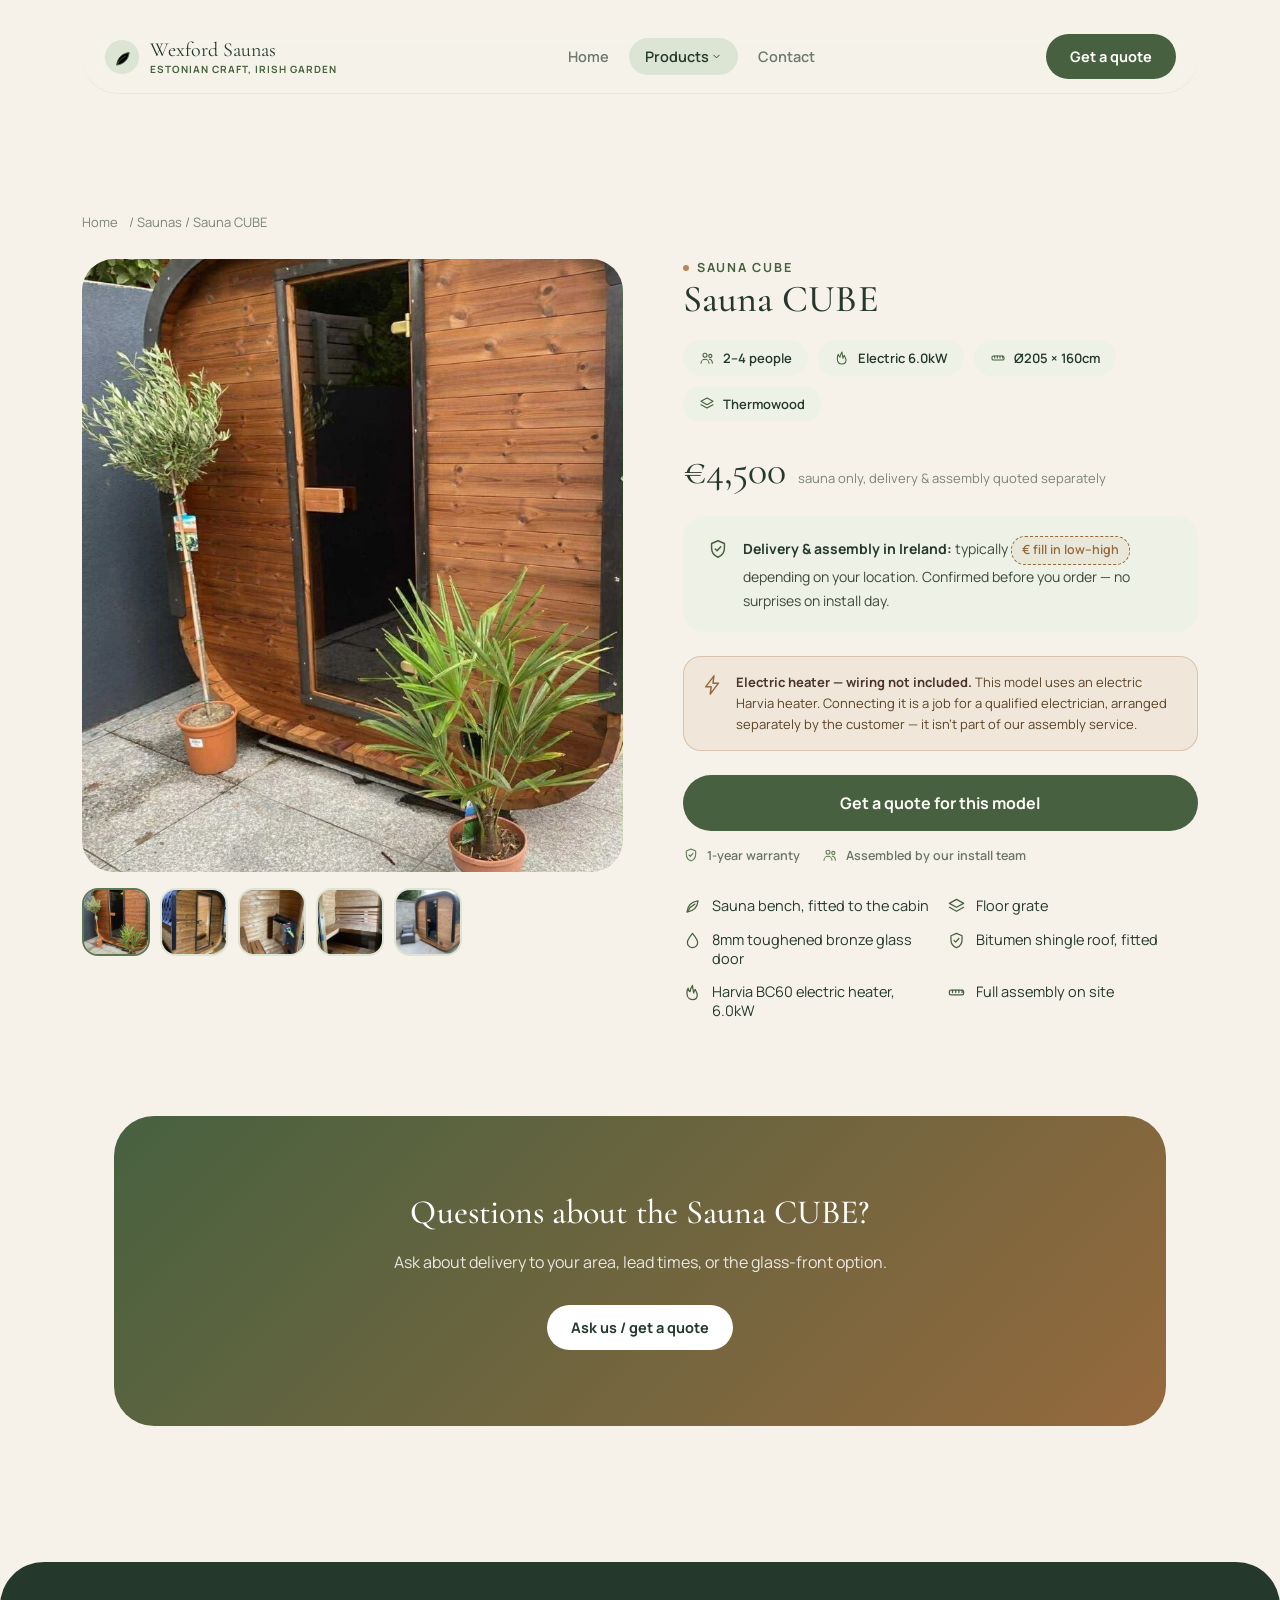
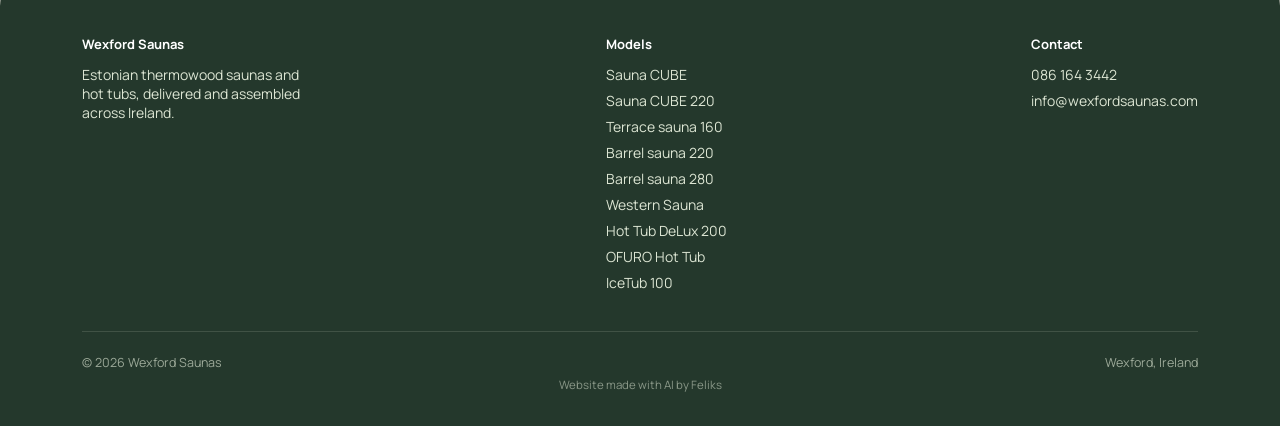
<file: sauna-cube.html>
<!DOCTYPE html>
<html lang="en">
<head>
<meta charset="UTF-8">
<meta name="viewport" content="width=device-width, initial-scale=1">
<title>Sauna CUBE | Wexford Saunas</title>
<meta name="description" content="Sauna CUBE — €4,500, Estonian thermowood, delivered and assembled in Ireland.">
<link rel="preconnect" href="https://fonts.googleapis.com">
<link rel="preconnect" href="https://fonts.gstatic.com" crossorigin>
<link href="https://fonts.googleapis.com/css2?family=Cormorant+Garamond:ital,wght@0,400;0,500;0,600;1,400;1,500&family=Manrope:wght@400;500;600;700;800&display=swap" rel="stylesheet">
<link rel="stylesheet" href="style.css">
</head>
<body>
<svg width="0" height="0" style="position:absolute">
  <defs>
    <g id="ic-leaf"><path d="M5 19c8-1 13-6 14-14-8 1-13 6-14 14Z"/><path d="M6 18c2-4 5-7 9-9"/></g>
    <g id="ic-flame"><path d="M12 21c4 0 6-2.5 6-6 0-3-2-4.5-2.5-7-1.5 2-2 3-2 4.5C13 9 12 6 12 3c-2 3-3 5-3 8 -2-1-2.5-3-2.5-4.5C5 8 5 11 5 13c0 5 3 8 7 8Z"/></g>
    <g id="ic-ruler"><rect x="3" y="9" width="18" height="6" rx="2"/><path d="M7 9v3M11 9v3M15 9v3M19 9v3"/></g>
    <g id="ic-users"><circle cx="9" cy="8" r="3"/><path d="M3 20c0-3.3 2.7-6 6-6s6 2.7 6 6"/><circle cx="17" cy="9" r="2.4"/><path d="M15.5 14c2.6.3 4.5 2.5 4.5 6"/></g>
    <g id="ic-drop"><path d="M12 3c4 5 6.5 8.3 6.5 11.5A6.5 6.5 0 1 1 5.5 14.5C5.5 11.3 8 8 12 3Z"/></g>
    <g id="ic-shield"><path d="M12 3l7 3v5c0 5-3 8.5-7 10-4-1.5-7-5-7-10V6l7-3Z"/><path d="M9 12l2 2 4-4.5"/></g>
    <g id="ic-phone"><path d="M6 3h3l1.5 4-2 1.8a13 13 0 0 0 6.7 6.7l1.8-2 4 1.5v3c0 1.2-1 2.1-2.2 2C10.6 19.4 4.6 13.4 4 5.2 3.9 4 4.8 3 6 3Z"/></g>
    <g id="ic-mail"><rect x="3" y="5" width="18" height="14" rx="3"/><path d="M4 7l8 6 8-6"/></g>
    <g id="ic-pin"><path d="M12 21s7-6.7 7-12a7 7 0 1 0-14 0c0 5.3 7 12 7 12Z"/><circle cx="12" cy="9" r="2.6"/></g>
    <g id="ic-clock"><circle cx="12" cy="12" r="9"/><path d="M12 7v5l3.5 2"/></g>
    <g id="ic-layers"><path d="M12 3 3 8l9 5 9-5-9-5Z"/><path d="M3 13l9 5 9-5"/></g>
    <g id="ic-bolt"><path d="M13 2 4 14h6l-1 8 9-12h-6l1-8Z"/></g>
  </defs>
</svg>

<nav class="site-nav" id="nav">
  <div class="wrap">
  <div class="nav-pill">
    <a class="brand" href="index.html" style="text-decoration:none;">
      <svg class="mark" viewBox="0 0 40 40"><circle cx="20" cy="20" r="19" fill="var(--sage)"/><use href="#ic-leaf" x="9" y="10" width="22" height="22" style="stroke:var(--moss-deep)"/></svg>
      <div>Wexford Saunas<small>Estonian craft, Irish garden</small></div>
    </a>
    <div class="nav-links">
      <a href="index.html">Home</a>
      <div class="nav-dropdown" id="nav-dropdown">
        <button type="button" id="nav-dropdown-toggle" class="active">Products
          <svg class="caret" viewBox="0 0 24 24" fill="none" stroke-linecap="round" stroke-linejoin="round"><path d="M6 9l6 6 6-6"/></svg>
        </button>
        <div class="nav-dropdown-panel" id="nav-dropdown-panel">
          <div class="dd-group">Saunas</div>
          <a href="sauna-cube.html" class="active">Sauna CUBE <span class="dd-price">€4,500</span></a>
          <a href="sauna-cube-220.html">Sauna CUBE 220 <span class="dd-price">€6,100</span></a>
          <a href="terrace-160.html">Terrace sauna 160 <span class="dd-price">€4,100</span></a>
          <a href="barrel-220.html">Barrel sauna 220 <span class="dd-price">€5,500</span></a>
          <a href="barrel-280.html">Barrel sauna 280 <span class="dd-price">from €7,800</span></a>
          <a href="western-sauna.html">Western Sauna <span class="dd-price">€7,000</span></a>
          <div class="dd-group">Hot tubs &amp; ice baths</div>
          <a href="hot-tub-200.html">Hot Tub DeLux 200 <span class="dd-price">€5,200</span></a>
          <a href="ofuro-hot-tub.html">OFURO Hot Tub <span class="dd-price">€3,850</span></a>
          <a href="icetub-100.html">IceTub 100 <span class="dd-price">€1,650</span></a>
        </div>
      </div>
      <a href="contact.html">Contact</a>
    </div>
    <a class="btn btn-primary" href="contact.html">Get a quote</a>
  </div>
  </div>
</nav>

  <div class="wrap">
    <div class="crumb"><a href="index.html">Home</a>&nbsp;/&nbsp;Saunas&nbsp;/&nbsp;Sauna CUBE</div>

    <div class="product-layout">
      <div data-reveal>
        <div class="gallery-main"><img id="gal-main" src="images/sauna-cube-1.webp" alt="Sauna CUBE"></div>
        <div class="gallery-thumbs" id="gallery-thumbs"><button class="active" data-src="images/sauna-cube-1.webp"><img src="images/sauna-cube-1.webp" alt=""></button><button data-src="images/sauna-cube-2.webp"><img src="images/sauna-cube-2.webp" alt=""></button><button data-src="images/sauna-cube-3.webp"><img src="images/sauna-cube-3.webp" alt=""></button><button data-src="images/sauna-cube-4.webp"><img src="images/sauna-cube-4.webp" alt=""></button><button data-src="images/sauna-cube-5.webp"><img src="images/sauna-cube-5.webp" alt=""></button></div>
      </div>

      <div class="product-info" data-reveal data-reveal-delay="1" id="product-info">
        <div class="eyebrow"><span class="icon-dot"></span>Sauna CUBE</div>
        <h1>Sauna CUBE</h1>
        <div class="spec-chip-row"><div class="spec-chip"><svg class="icon" viewBox="0 0 24 24"><use href="#ic-users"/></svg>2–4 people</div><div class="spec-chip"><svg class="icon" viewBox="0 0 24 24"><use href="#ic-flame"/></svg>Electric 6.0kW</div><div class="spec-chip"><svg class="icon" viewBox="0 0 24 24"><use href="#ic-ruler"/></svg>Ø205 × 160cm</div><div class="spec-chip"><svg class="icon" viewBox="0 0 24 24"><use href="#ic-layers"/></svg>Thermowood</div></div>
        <div class="price-row"><span class="amount">€4,500</span><span class="vat">sauna only, delivery & assembly quoted separately</span></div>
        <div class="delivery-box"><svg class="icon" viewBox="0 0 24 24"><use href="#ic-shield"/></svg>
          <div><strong>Delivery & assembly in Ireland:</strong> typically
          <span class="fillin" style="padding:4px 10px;">€ fill in low–high</span>
          depending on your location. Confirmed before you order — no surprises on install day.</div>
        </div>
        <div class="electric-note"><svg class="icon" viewBox="0 0 24 24"><use href="#ic-bolt"/></svg><div><strong>Electric heater — wiring not included.</strong> This model uses an electric Harvia heater. Connecting it is a job for a qualified electrician, arranged separately by the customer — it isn't part of our assembly service.</div></div>
        <a class="btn btn-primary full-width-btn" href="contact.html">Get a quote for this model</a>
        <div class="trust-line">
          <span class="ti"><svg class="icon" viewBox="0 0 24 24"><use href="#ic-shield"/></svg>1-year warranty</span>
          <span class="ti"><svg class="icon" viewBox="0 0 24 24"><use href="#ic-users"/></svg>Assembled by our install team</span>
        </div>
        <ul class="included-list"><li><svg class="icon" viewBox="0 0 24 24"><use href="#ic-leaf"/></svg>Sauna bench, fitted to the cabin</li><li><svg class="icon" viewBox="0 0 24 24"><use href="#ic-layers"/></svg>Floor grate</li><li><svg class="icon" viewBox="0 0 24 24"><use href="#ic-drop"/></svg>8mm toughened bronze glass door</li><li><svg class="icon" viewBox="0 0 24 24"><use href="#ic-shield"/></svg>Bitumen shingle roof, fitted</li><li><svg class="icon" viewBox="0 0 24 24"><use href="#ic-flame"/></svg>Harvia BC60 electric heater, 6.0kW</li><li><svg class="icon" viewBox="0 0 24 24"><use href="#ic-ruler"/></svg>Full assembly on site</li></ul>
      </div>
    </div>
  </div>

  <section>
    <div class="wrap">
      <div class="cta-band" data-reveal>
        <h2>Questions about the Sauna CUBE?</h2>
        <p>Ask about delivery to your area, lead times, or the glass-front option.</p>
        <a class="btn btn-primary" href="contact.html">Ask us / get a quote</a>
      </div>
    </div>
  </section>

<footer>
    <div class="wrap">
      <div class="foot-grid">
        <div class="foot-col">
          <h4>Wexford Saunas</h4>
          <div style="max-width:220px;">Estonian thermowood saunas and hot tubs, delivered and assembled across Ireland.</div>
        </div>
        <div class="foot-col">
          <h4>Models</h4>
          <div><a href="sauna-cube.html" style="color:var(--sage);">Sauna CUBE</a></div>
          <div><a href="sauna-cube-220.html" style="color:var(--sage);">Sauna CUBE 220</a></div>
          <div><a href="terrace-160.html" style="color:var(--sage);">Terrace sauna 160</a></div>
          <div><a href="barrel-220.html" style="color:var(--sage);">Barrel sauna 220</a></div>
          <div><a href="barrel-280.html" style="color:var(--sage);">Barrel sauna 280</a></div>
          <div><a href="western-sauna.html" style="color:var(--sage);">Western Sauna</a></div>
          <div><a href="hot-tub-200.html" style="color:var(--sage);">Hot Tub DeLux 200</a></div>
          <div><a href="ofuro-hot-tub.html" style="color:var(--sage);">OFURO Hot Tub</a></div>
          <div><a href="icetub-100.html" style="color:var(--sage);">IceTub 100</a></div>
        </div>

        <div class="foot-col">
          <h4>Contact</h4>
          <div>086 164 3442</div>
          <div>info@wexfordsaunas.com</div>
        </div>
      </div>
      <div class="foot-bottom">
        <div>© 2026 Wexford Saunas</div>
        <div>Wexford, Ireland</div>
      </div>
      <div class="foot-credit"><a href="mailto:feliksst@gmail.com">Website made with AI by Feliks</a></div>
    </div>
  </footer>
<script src="script.js" defer></script>
</body>
</html>
</file>
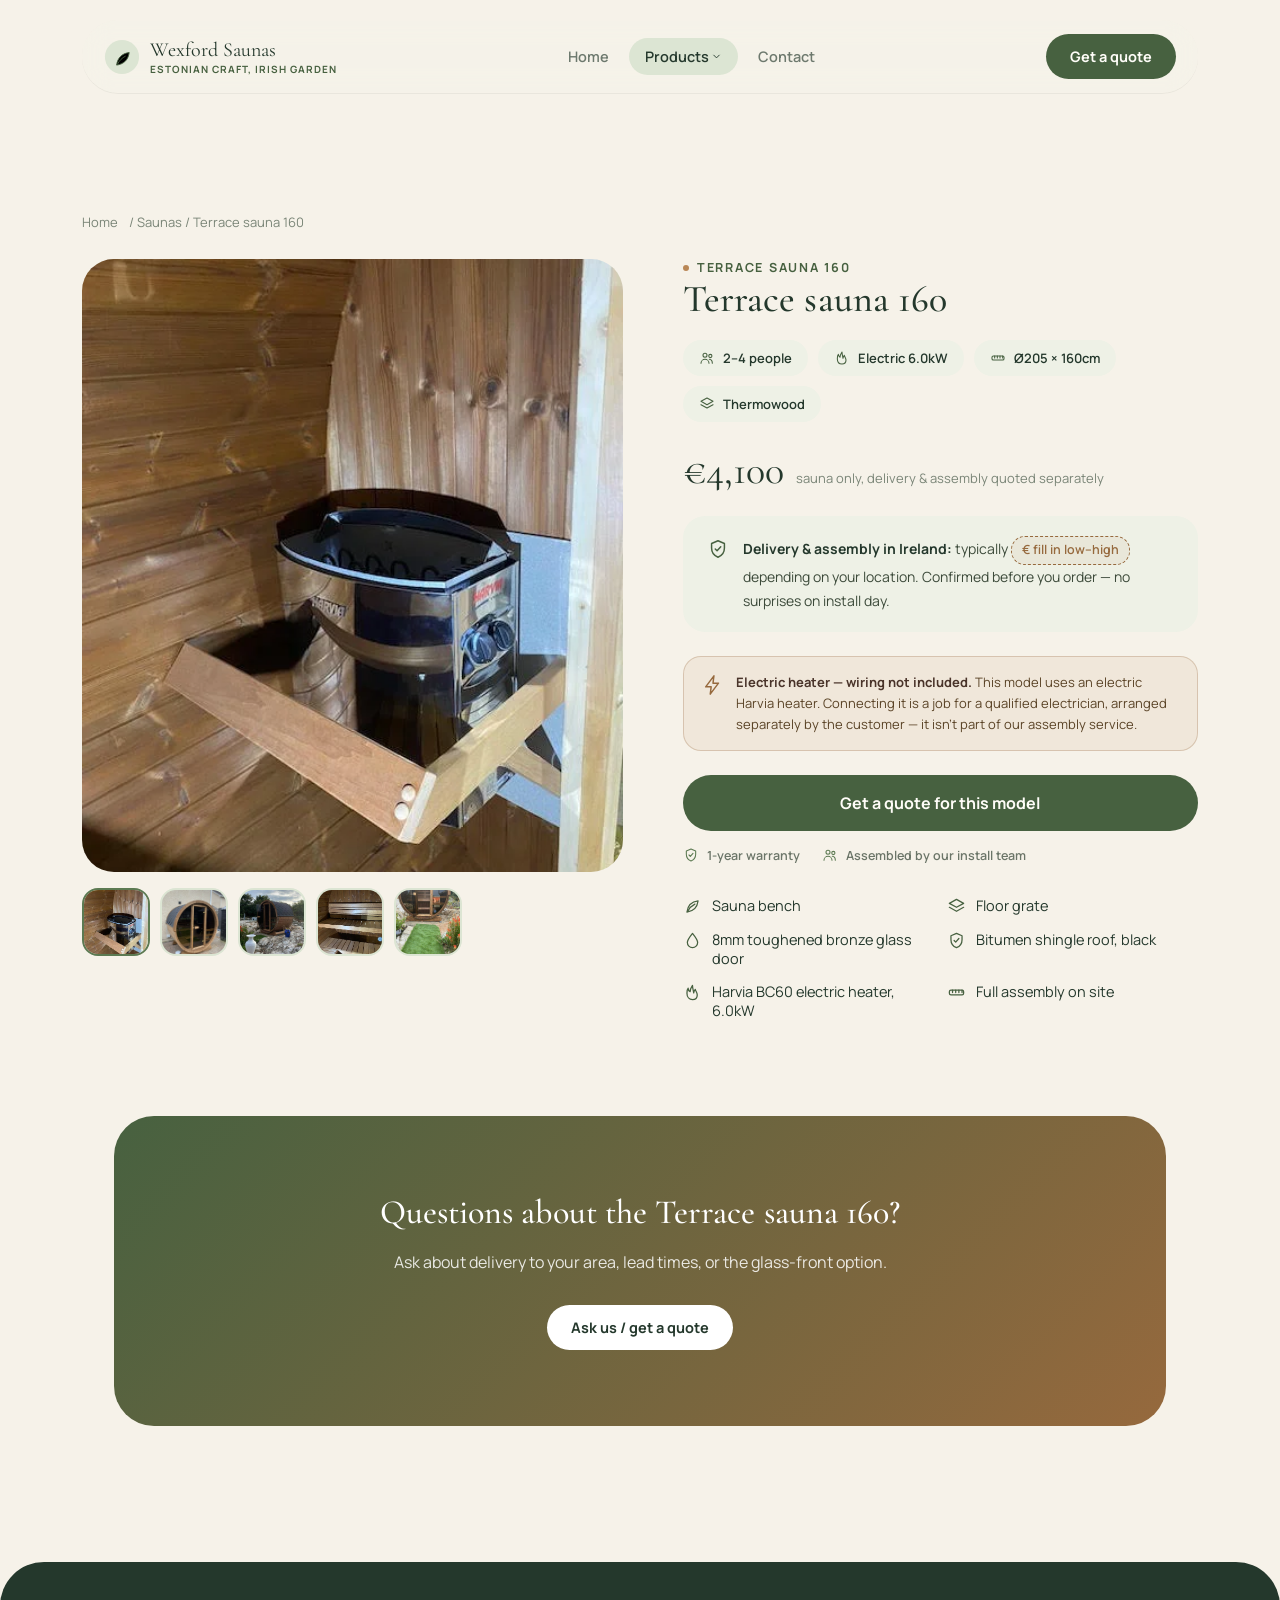
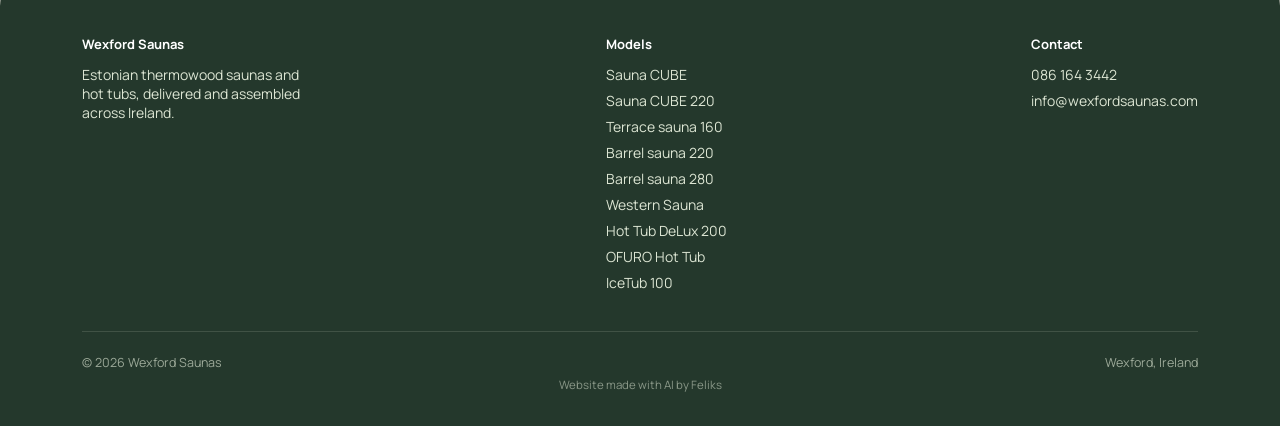
<file: terrace-160.html>
<!DOCTYPE html>
<html lang="en">
<head>
<meta charset="UTF-8">
<meta name="viewport" content="width=device-width, initial-scale=1">
<title>Terrace sauna 160 | Wexford Saunas</title>
<meta name="description" content="Terrace sauna 160 — €4,100, Estonian thermowood, delivered and assembled in Ireland.">
<link rel="preconnect" href="https://fonts.googleapis.com">
<link rel="preconnect" href="https://fonts.gstatic.com" crossorigin>
<link href="https://fonts.googleapis.com/css2?family=Cormorant+Garamond:ital,wght@0,400;0,500;0,600;1,400;1,500&family=Manrope:wght@400;500;600;700;800&display=swap" rel="stylesheet">
<link rel="stylesheet" href="style.css">
</head>
<body>
<svg width="0" height="0" style="position:absolute">
  <defs>
    <g id="ic-leaf"><path d="M5 19c8-1 13-6 14-14-8 1-13 6-14 14Z"/><path d="M6 18c2-4 5-7 9-9"/></g>
    <g id="ic-flame"><path d="M12 21c4 0 6-2.5 6-6 0-3-2-4.5-2.5-7-1.5 2-2 3-2 4.5C13 9 12 6 12 3c-2 3-3 5-3 8 -2-1-2.5-3-2.5-4.5C5 8 5 11 5 13c0 5 3 8 7 8Z"/></g>
    <g id="ic-ruler"><rect x="3" y="9" width="18" height="6" rx="2"/><path d="M7 9v3M11 9v3M15 9v3M19 9v3"/></g>
    <g id="ic-users"><circle cx="9" cy="8" r="3"/><path d="M3 20c0-3.3 2.7-6 6-6s6 2.7 6 6"/><circle cx="17" cy="9" r="2.4"/><path d="M15.5 14c2.6.3 4.5 2.5 4.5 6"/></g>
    <g id="ic-drop"><path d="M12 3c4 5 6.5 8.3 6.5 11.5A6.5 6.5 0 1 1 5.5 14.5C5.5 11.3 8 8 12 3Z"/></g>
    <g id="ic-shield"><path d="M12 3l7 3v5c0 5-3 8.5-7 10-4-1.5-7-5-7-10V6l7-3Z"/><path d="M9 12l2 2 4-4.5"/></g>
    <g id="ic-phone"><path d="M6 3h3l1.5 4-2 1.8a13 13 0 0 0 6.7 6.7l1.8-2 4 1.5v3c0 1.2-1 2.1-2.2 2C10.6 19.4 4.6 13.4 4 5.2 3.9 4 4.8 3 6 3Z"/></g>
    <g id="ic-mail"><rect x="3" y="5" width="18" height="14" rx="3"/><path d="M4 7l8 6 8-6"/></g>
    <g id="ic-pin"><path d="M12 21s7-6.7 7-12a7 7 0 1 0-14 0c0 5.3 7 12 7 12Z"/><circle cx="12" cy="9" r="2.6"/></g>
    <g id="ic-clock"><circle cx="12" cy="12" r="9"/><path d="M12 7v5l3.5 2"/></g>
    <g id="ic-layers"><path d="M12 3 3 8l9 5 9-5-9-5Z"/><path d="M3 13l9 5 9-5"/></g>
    <g id="ic-bolt"><path d="M13 2 4 14h6l-1 8 9-12h-6l1-8Z"/></g>
  </defs>
</svg>

<nav class="site-nav" id="nav">
  <div class="wrap">
  <div class="nav-pill">
    <a class="brand" href="index.html" style="text-decoration:none;">
      <svg class="mark" viewBox="0 0 40 40"><circle cx="20" cy="20" r="19" fill="var(--sage)"/><use href="#ic-leaf" x="9" y="10" width="22" height="22" style="stroke:var(--moss-deep)"/></svg>
      <div>Wexford Saunas<small>Estonian craft, Irish garden</small></div>
    </a>
    <div class="nav-links">
      <a href="index.html">Home</a>
      <div class="nav-dropdown" id="nav-dropdown">
        <button type="button" id="nav-dropdown-toggle" class="active">Products
          <svg class="caret" viewBox="0 0 24 24" fill="none" stroke-linecap="round" stroke-linejoin="round"><path d="M6 9l6 6 6-6"/></svg>
        </button>
        <div class="nav-dropdown-panel" id="nav-dropdown-panel">
          <div class="dd-group">Saunas</div>
          <a href="sauna-cube.html">Sauna CUBE <span class="dd-price">€4,500</span></a>
          <a href="sauna-cube-220.html">Sauna CUBE 220 <span class="dd-price">€6,100</span></a>
          <a href="terrace-160.html" class="active">Terrace sauna 160 <span class="dd-price">€4,100</span></a>
          <a href="barrel-220.html">Barrel sauna 220 <span class="dd-price">€5,500</span></a>
          <a href="barrel-280.html">Barrel sauna 280 <span class="dd-price">from €7,800</span></a>
          <a href="western-sauna.html">Western Sauna <span class="dd-price">€7,000</span></a>
          <div class="dd-group">Hot tubs &amp; ice baths</div>
          <a href="hot-tub-200.html">Hot Tub DeLux 200 <span class="dd-price">€5,200</span></a>
          <a href="ofuro-hot-tub.html">OFURO Hot Tub <span class="dd-price">€3,850</span></a>
          <a href="icetub-100.html">IceTub 100 <span class="dd-price">€1,650</span></a>
        </div>
      </div>
      <a href="contact.html">Contact</a>
    </div>
    <a class="btn btn-primary" href="contact.html">Get a quote</a>
  </div>
  </div>
</nav>

  <div class="wrap">
    <div class="crumb"><a href="index.html">Home</a>&nbsp;/&nbsp;Saunas&nbsp;/&nbsp;Terrace sauna 160</div>

    <div class="product-layout">
      <div data-reveal>
        <div class="gallery-main"><img id="gal-main" src="images/Terrace-sauna-160-1.webp" alt="Terrace sauna 160"></div>
        <div class="gallery-thumbs" id="gallery-thumbs"><button class="active" data-src="images/Terrace-sauna-160-1.webp"><img src="images/Terrace-sauna-160-1.webp" alt=""></button><button data-src="images/Terrace-sauna-160-2.webp"><img src="images/Terrace-sauna-160-2.webp" alt=""></button><button data-src="images/Terrace-sauna-160-3.webp"><img src="images/Terrace-sauna-160-3.webp" alt=""></button><button data-src="images/Terrace-sauna-160-5.webp"><img src="images/Terrace-sauna-160-5.webp" alt=""></button><button data-src="images/Terrace-sauna-160-4.jpg"><img src="images/Terrace-sauna-160-4.jpg" alt=""></button></div>
      </div>

      <div class="product-info" data-reveal data-reveal-delay="1" id="product-info">
        <div class="eyebrow"><span class="icon-dot"></span>Terrace sauna 160</div>
        <h1>Terrace sauna 160</h1>
        <div class="spec-chip-row"><div class="spec-chip"><svg class="icon" viewBox="0 0 24 24"><use href="#ic-users"/></svg>2–4 people</div><div class="spec-chip"><svg class="icon" viewBox="0 0 24 24"><use href="#ic-flame"/></svg>Electric 6.0kW</div><div class="spec-chip"><svg class="icon" viewBox="0 0 24 24"><use href="#ic-ruler"/></svg>Ø205 × 160cm</div><div class="spec-chip"><svg class="icon" viewBox="0 0 24 24"><use href="#ic-layers"/></svg>Thermowood</div></div>
        <div class="price-row"><span class="amount">€4,100</span><span class="vat">sauna only, delivery & assembly quoted separately</span></div>
        <div class="delivery-box"><svg class="icon" viewBox="0 0 24 24"><use href="#ic-shield"/></svg>
          <div><strong>Delivery & assembly in Ireland:</strong> typically
          <span class="fillin" style="padding:4px 10px;">€ fill in low–high</span>
          depending on your location. Confirmed before you order — no surprises on install day.</div>
        </div>
        <div class="electric-note"><svg class="icon" viewBox="0 0 24 24"><use href="#ic-bolt"/></svg><div><strong>Electric heater — wiring not included.</strong> This model uses an electric Harvia heater. Connecting it is a job for a qualified electrician, arranged separately by the customer — it isn't part of our assembly service.</div></div>
        <a class="btn btn-primary full-width-btn" href="contact.html">Get a quote for this model</a>
        <div class="trust-line">
          <span class="ti"><svg class="icon" viewBox="0 0 24 24"><use href="#ic-shield"/></svg>1-year warranty</span>
          <span class="ti"><svg class="icon" viewBox="0 0 24 24"><use href="#ic-users"/></svg>Assembled by our install team</span>
        </div>
        <ul class="included-list"><li><svg class="icon" viewBox="0 0 24 24"><use href="#ic-leaf"/></svg>Sauna bench</li><li><svg class="icon" viewBox="0 0 24 24"><use href="#ic-layers"/></svg>Floor grate</li><li><svg class="icon" viewBox="0 0 24 24"><use href="#ic-drop"/></svg>8mm toughened bronze glass door</li><li><svg class="icon" viewBox="0 0 24 24"><use href="#ic-shield"/></svg>Bitumen shingle roof, black</li><li><svg class="icon" viewBox="0 0 24 24"><use href="#ic-flame"/></svg>Harvia BC60 electric heater, 6.0kW</li><li><svg class="icon" viewBox="0 0 24 24"><use href="#ic-ruler"/></svg>Full assembly on site</li></ul>
      </div>
    </div>
  </div>

  <section>
    <div class="wrap">
      <div class="cta-band" data-reveal>
        <h2>Questions about the Terrace sauna 160?</h2>
        <p>Ask about delivery to your area, lead times, or the glass-front option.</p>
        <a class="btn btn-primary" href="contact.html">Ask us / get a quote</a>
      </div>
    </div>
  </section>

<footer>
    <div class="wrap">
      <div class="foot-grid">
        <div class="foot-col">
          <h4>Wexford Saunas</h4>
          <div style="max-width:220px;">Estonian thermowood saunas and hot tubs, delivered and assembled across Ireland.</div>
        </div>
        <div class="foot-col">
          <h4>Models</h4>
          <div><a href="sauna-cube.html" style="color:var(--sage);">Sauna CUBE</a></div>
          <div><a href="sauna-cube-220.html" style="color:var(--sage);">Sauna CUBE 220</a></div>
          <div><a href="terrace-160.html" style="color:var(--sage);">Terrace sauna 160</a></div>
          <div><a href="barrel-220.html" style="color:var(--sage);">Barrel sauna 220</a></div>
          <div><a href="barrel-280.html" style="color:var(--sage);">Barrel sauna 280</a></div>
          <div><a href="western-sauna.html" style="color:var(--sage);">Western Sauna</a></div>
          <div><a href="hot-tub-200.html" style="color:var(--sage);">Hot Tub DeLux 200</a></div>
          <div><a href="ofuro-hot-tub.html" style="color:var(--sage);">OFURO Hot Tub</a></div>
          <div><a href="icetub-100.html" style="color:var(--sage);">IceTub 100</a></div>
        </div>

        <div class="foot-col">
          <h4>Contact</h4>
          <div>086 164 3442</div>
          <div>info@wexfordsaunas.com</div>
        </div>
      </div>
      <div class="foot-bottom">
        <div>© 2026 Wexford Saunas</div>
        <div>Wexford, Ireland</div>
      </div>
      <div class="foot-credit"><a href="mailto:feliksst@gmail.com">Website made with AI by Feliks</a></div>
    </div>
  </footer>
<script src="script.js" defer></script>
</body>
</html>
</file>
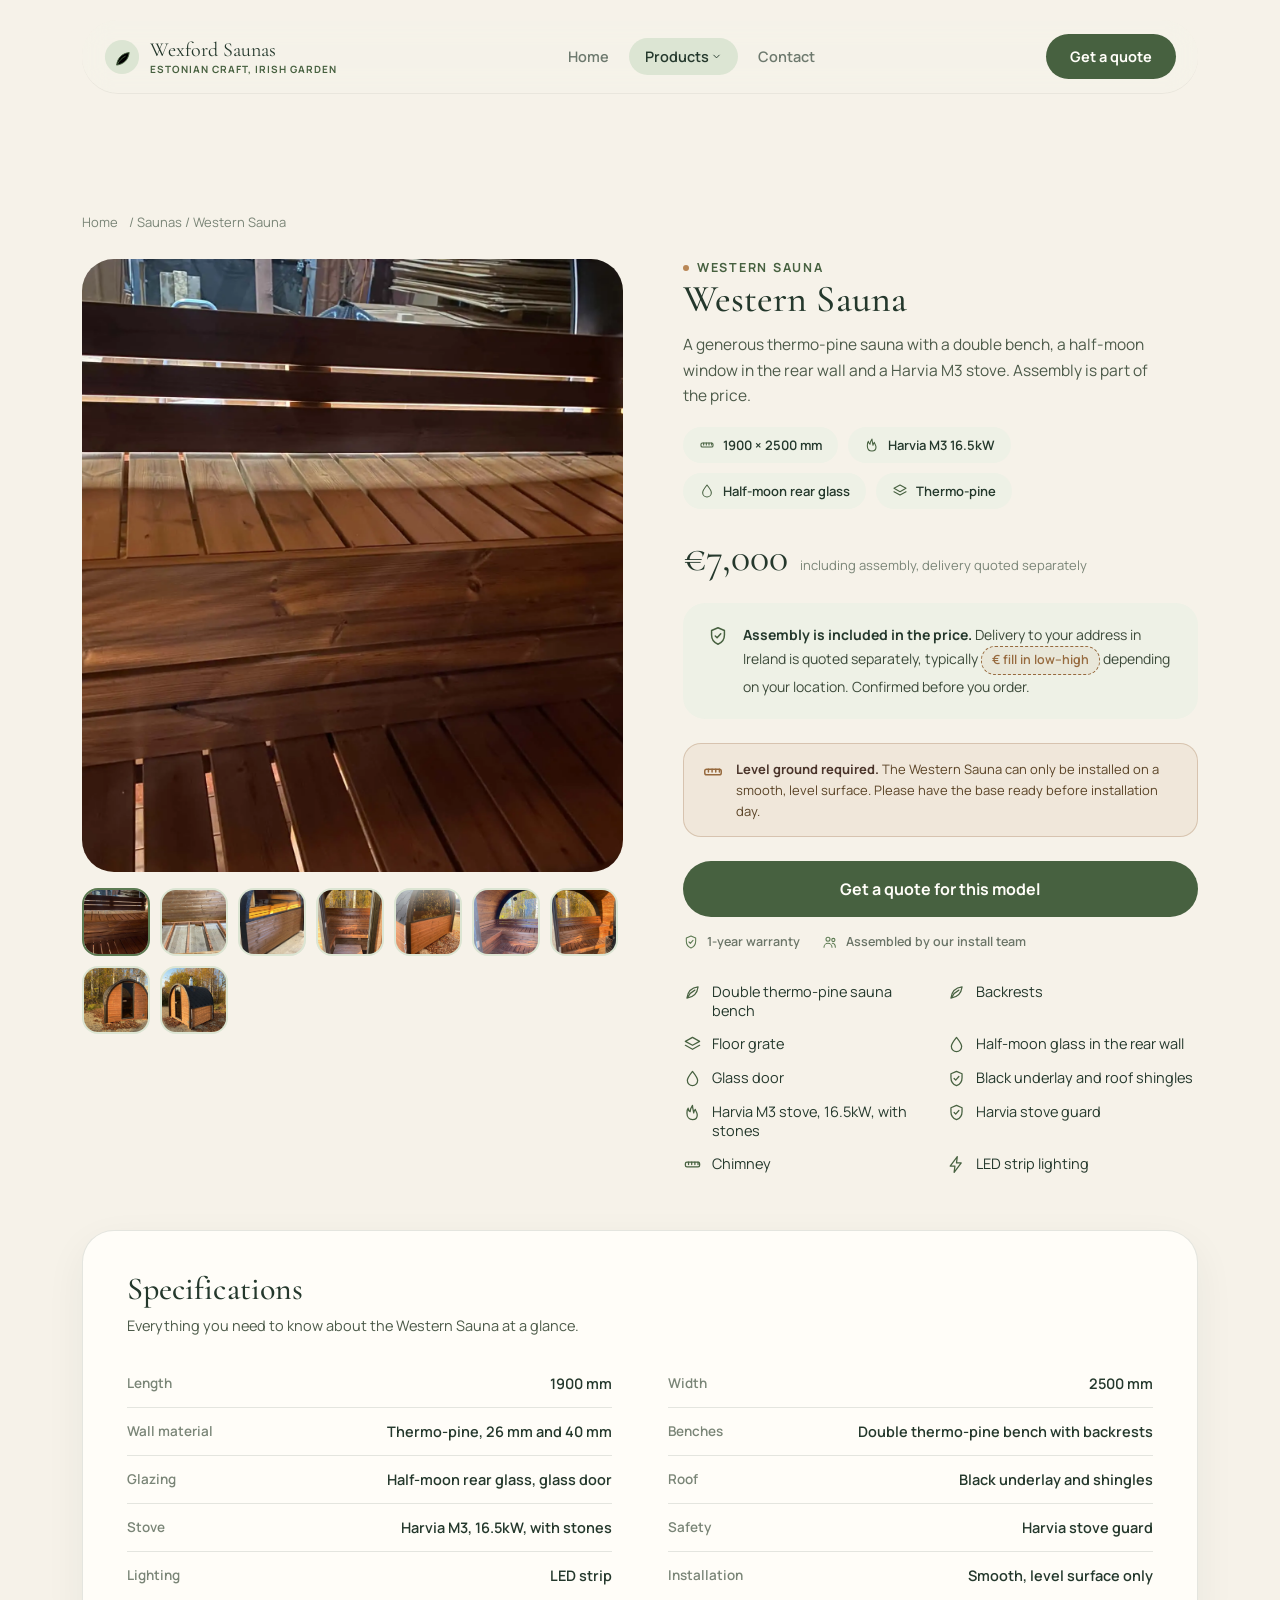
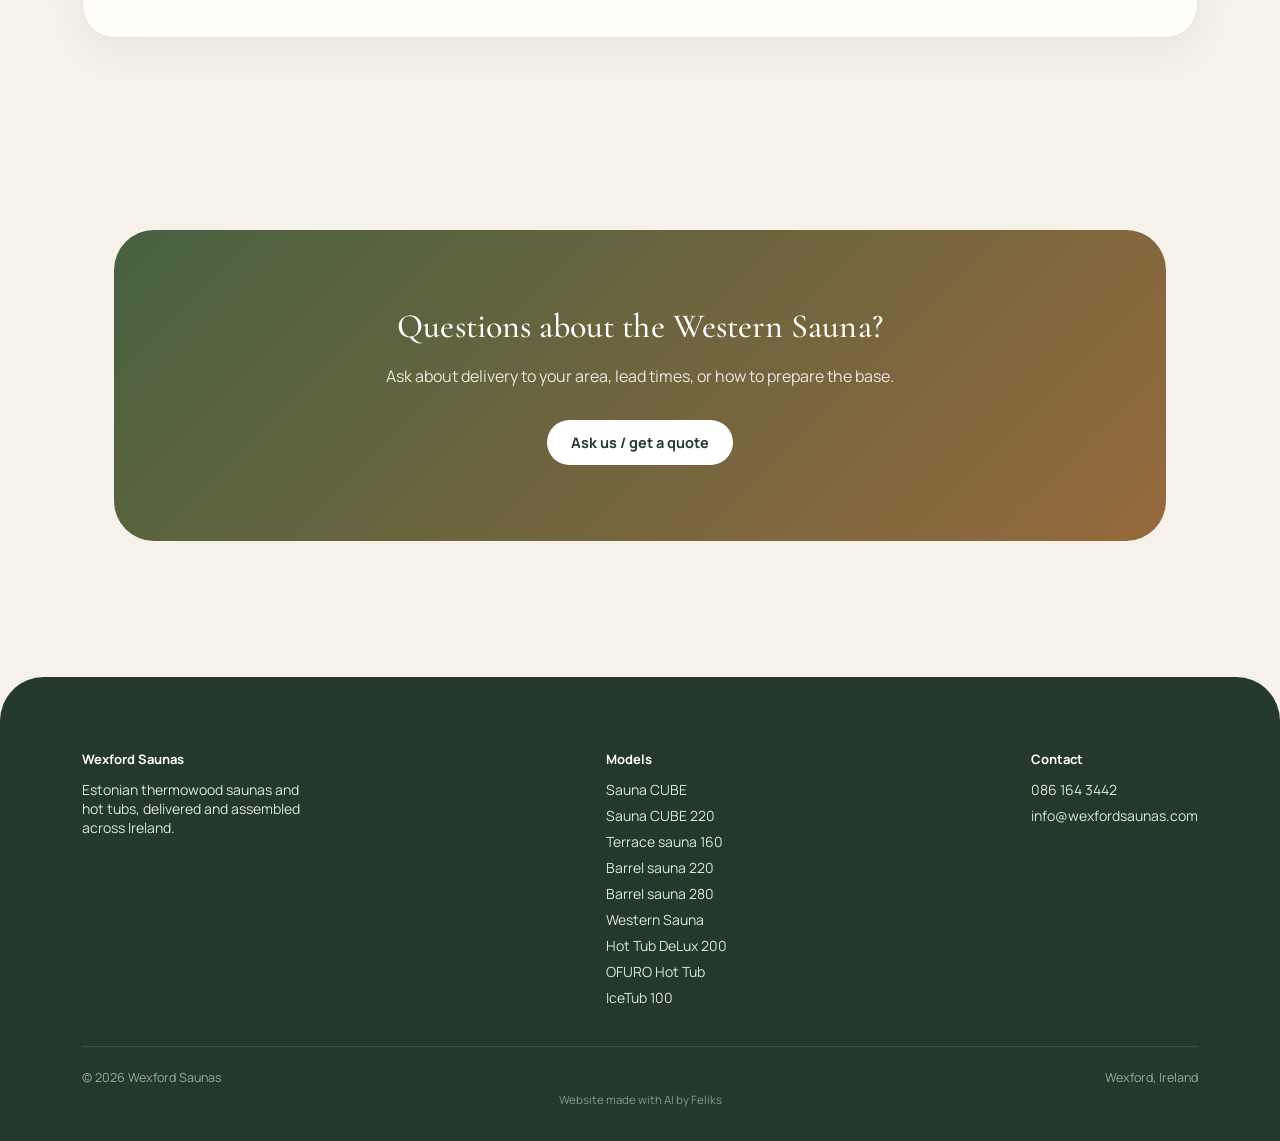
<file: western-sauna.html>
<!DOCTYPE html>
<html lang="en">
<head>
<meta charset="UTF-8">
<meta name="viewport" content="width=device-width, initial-scale=1">
<title>Western Sauna | Wexford Saunas</title>
<meta name="description" content="Western Sauna, €7,000 including assembly. 1900 × 2500 mm thermo-pine sauna with Harvia M3 stove, half-moon rear glass and double bench.">
<link rel="preconnect" href="https://fonts.googleapis.com">
<link rel="preconnect" href="https://fonts.gstatic.com" crossorigin>
<link href="https://fonts.googleapis.com/css2?family=Cormorant+Garamond:ital,wght@0,400;0,500;0,600;1,400;1,500&family=Manrope:wght@400;500;600;700;800&display=swap" rel="stylesheet">
<link rel="stylesheet" href="style.css">
</head>
<body>
<svg width="0" height="0" style="position:absolute">
  <defs>
    <g id="ic-leaf"><path d="M5 19c8-1 13-6 14-14-8 1-13 6-14 14Z"/><path d="M6 18c2-4 5-7 9-9"/></g>
    <g id="ic-flame"><path d="M12 21c4 0 6-2.5 6-6 0-3-2-4.5-2.5-7-1.5 2-2 3-2 4.5C13 9 12 6 12 3c-2 3-3 5-3 8 -2-1-2.5-3-2.5-4.5C5 8 5 11 5 13c0 5 3 8 7 8Z"/></g>
    <g id="ic-ruler"><rect x="3" y="9" width="18" height="6" rx="2"/><path d="M7 9v3M11 9v3M15 9v3M19 9v3"/></g>
    <g id="ic-users"><circle cx="9" cy="8" r="3"/><path d="M3 20c0-3.3 2.7-6 6-6s6 2.7 6 6"/><circle cx="17" cy="9" r="2.4"/><path d="M15.5 14c2.6.3 4.5 2.5 4.5 6"/></g>
    <g id="ic-drop"><path d="M12 3c4 5 6.5 8.3 6.5 11.5A6.5 6.5 0 1 1 5.5 14.5C5.5 11.3 8 8 12 3Z"/></g>
    <g id="ic-shield"><path d="M12 3l7 3v5c0 5-3 8.5-7 10-4-1.5-7-5-7-10V6l7-3Z"/><path d="M9 12l2 2 4-4.5"/></g>
    <g id="ic-phone"><path d="M6 3h3l1.5 4-2 1.8a13 13 0 0 0 6.7 6.7l1.8-2 4 1.5v3c0 1.2-1 2.1-2.2 2C10.6 19.4 4.6 13.4 4 5.2 3.9 4 4.8 3 6 3Z"/></g>
    <g id="ic-mail"><rect x="3" y="5" width="18" height="14" rx="3"/><path d="M4 7l8 6 8-6"/></g>
    <g id="ic-pin"><path d="M12 21s7-6.7 7-12a7 7 0 1 0-14 0c0 5.3 7 12 7 12Z"/><circle cx="12" cy="9" r="2.6"/></g>
    <g id="ic-clock"><circle cx="12" cy="12" r="9"/><path d="M12 7v5l3.5 2"/></g>
    <g id="ic-layers"><path d="M12 3 3 8l9 5 9-5-9-5Z"/><path d="M3 13l9 5 9-5"/></g>
    <g id="ic-bolt"><path d="M13 2 4 14h6l-1 8 9-12h-6l1-8Z"/></g>
  </defs>
</svg>

<nav class="site-nav" id="nav">
  <div class="wrap">
  <div class="nav-pill">
    <a class="brand" href="index.html" style="text-decoration:none;">
      <svg class="mark" viewBox="0 0 40 40"><circle cx="20" cy="20" r="19" fill="var(--sage)"/><use href="#ic-leaf" x="9" y="10" width="22" height="22" style="stroke:var(--moss-deep)"/></svg>
      <div>Wexford Saunas<small>Estonian craft, Irish garden</small></div>
    </a>
    <div class="nav-links">
      <a href="index.html">Home</a>
      <div class="nav-dropdown" id="nav-dropdown">
        <button type="button" id="nav-dropdown-toggle" class="active">Products
          <svg class="caret" viewBox="0 0 24 24" fill="none" stroke-linecap="round" stroke-linejoin="round"><path d="M6 9l6 6 6-6"/></svg>
        </button>
        <div class="nav-dropdown-panel" id="nav-dropdown-panel">
          <div class="dd-group">Saunas</div>
          <a href="sauna-cube.html">Sauna CUBE <span class="dd-price">€4,500</span></a>
          <a href="sauna-cube-220.html">Sauna CUBE 220 <span class="dd-price">€6,100</span></a>
          <a href="terrace-160.html">Terrace sauna 160 <span class="dd-price">€4,100</span></a>
          <a href="barrel-220.html">Barrel sauna 220 <span class="dd-price">€5,500</span></a>
          <a href="barrel-280.html">Barrel sauna 280 <span class="dd-price">from €7,800</span></a>
          <a href="western-sauna.html" class="active">Western Sauna <span class="dd-price">€7,000</span></a>
          <div class="dd-group">Hot tubs &amp; ice baths</div>
          <a href="hot-tub-200.html">Hot Tub DeLux 200 <span class="dd-price">€5,200</span></a>
          <a href="ofuro-hot-tub.html">OFURO Hot Tub <span class="dd-price">€3,850</span></a>
          <a href="icetub-100.html">IceTub 100 <span class="dd-price">€1,650</span></a>
        </div>
      </div>
      <a href="contact.html">Contact</a>
    </div>
    <a class="btn btn-primary" href="contact.html">Get a quote</a>
  </div>
  </div>
</nav>

  <div class="wrap">
    <div class="crumb"><a href="index.html">Home</a>&nbsp;/&nbsp;Saunas&nbsp;/&nbsp;Western Sauna</div>

    <div class="product-layout">
      <div data-reveal>
        <div class="gallery-main"><img id="gal-main" src="images/western1.webp" alt="Western Sauna"></div>
        <div class="gallery-thumbs" id="gallery-thumbs"><button class="active" data-src="images/western1.webp"><img src="images/western1.webp" alt=""></button><button data-src="images/western2.webp"><img src="images/western2.webp" alt=""></button><button data-src="images/western3.webp"><img src="images/western3.webp" alt=""></button><button data-src="images/western4.webp"><img src="images/western4.webp" alt=""></button><button data-src="images/western5.webp"><img src="images/western5.webp" alt=""></button><button data-src="images/western6.webp"><img src="images/western6.webp" alt=""></button><button data-src="images/western7.webp"><img src="images/western7.webp" alt=""></button><button data-src="images/western8.webp"><img src="images/western8.webp" alt=""></button><button data-src="images/western9.webp"><img src="images/western9.webp" alt=""></button></div>
      </div>

      <div class="product-info" data-reveal data-reveal-delay="1" id="product-info">
        <div class="eyebrow"><span class="icon-dot"></span>Western Sauna</div>
        <h1>Western Sauna</h1>
        <p class="product-lead">A generous thermo-pine sauna with a double bench, a half-moon window in the rear wall and a Harvia M3 stove. Assembly is part of the price.</p>
        <div class="spec-chip-row"><div class="spec-chip"><svg class="icon" viewBox="0 0 24 24"><use href="#ic-ruler"/></svg>1900 × 2500 mm</div><div class="spec-chip"><svg class="icon" viewBox="0 0 24 24"><use href="#ic-flame"/></svg>Harvia M3 16.5kW</div><div class="spec-chip"><svg class="icon" viewBox="0 0 24 24"><use href="#ic-drop"/></svg>Half-moon rear glass</div><div class="spec-chip"><svg class="icon" viewBox="0 0 24 24"><use href="#ic-layers"/></svg>Thermo-pine</div></div>
        <div class="price-row"><span class="amount">€7,000</span><span class="vat">including assembly, delivery quoted separately</span></div>
        <div class="delivery-box"><svg class="icon" viewBox="0 0 24 24"><use href="#ic-shield"/></svg>
          <div><strong>Assembly is included in the price.</strong> Delivery to your address in Ireland is quoted separately, typically
          <span class="fillin" style="padding:4px 10px;">€ fill in low–high</span>
          depending on your location. Confirmed before you order.</div>
        </div>
        <div class="info-note"><svg class="icon" viewBox="0 0 24 24"><use href="#ic-ruler"/></svg><div><strong>Level ground required.</strong> The Western Sauna can only be installed on a smooth, level surface. Please have the base ready before installation day.</div></div>
        <a class="btn btn-primary full-width-btn" href="contact.html">Get a quote for this model</a>
        <div class="trust-line">
          <span class="ti"><svg class="icon" viewBox="0 0 24 24"><use href="#ic-shield"/></svg>1-year warranty</span>
          <span class="ti"><svg class="icon" viewBox="0 0 24 24"><use href="#ic-users"/></svg>Assembled by our install team</span>
        </div>
        <ul class="included-list"><li><svg class="icon" viewBox="0 0 24 24"><use href="#ic-leaf"/></svg>Double thermo-pine sauna bench</li><li><svg class="icon" viewBox="0 0 24 24"><use href="#ic-leaf"/></svg>Backrests</li><li><svg class="icon" viewBox="0 0 24 24"><use href="#ic-layers"/></svg>Floor grate</li><li><svg class="icon" viewBox="0 0 24 24"><use href="#ic-drop"/></svg>Half-moon glass in the rear wall</li><li><svg class="icon" viewBox="0 0 24 24"><use href="#ic-drop"/></svg>Glass door</li><li><svg class="icon" viewBox="0 0 24 24"><use href="#ic-shield"/></svg>Black underlay and roof shingles</li><li><svg class="icon" viewBox="0 0 24 24"><use href="#ic-flame"/></svg>Harvia M3 stove, 16.5kW, with stones</li><li><svg class="icon" viewBox="0 0 24 24"><use href="#ic-shield"/></svg>Harvia stove guard</li><li><svg class="icon" viewBox="0 0 24 24"><use href="#ic-ruler"/></svg>Chimney</li><li><svg class="icon" viewBox="0 0 24 24"><use href="#ic-bolt"/></svg>LED strip lighting</li></ul>
      </div>
    </div>
  </div>

  <section class="spec-section">
    <div class="wrap">
      <div class="spec-table-card" data-reveal>
        <h2>Specifications</h2>
        <p class="spec-sub">Everything you need to know about the Western Sauna at a glance.</p>
        <dl class="spec-grid"><div><dt>Length</dt><dd>1900 mm</dd></div><div><dt>Width</dt><dd>2500 mm</dd></div><div><dt>Wall material</dt><dd>Thermo-pine, 26 mm and 40 mm</dd></div><div><dt>Benches</dt><dd>Double thermo-pine bench with backrests</dd></div><div><dt>Glazing</dt><dd>Half-moon rear glass, glass door</dd></div><div><dt>Roof</dt><dd>Black underlay and shingles</dd></div><div><dt>Stove</dt><dd>Harvia M3, 16.5kW, with stones</dd></div><div><dt>Safety</dt><dd>Harvia stove guard</dd></div><div><dt>Lighting</dt><dd>LED strip</dd></div><div><dt>Installation</dt><dd>Smooth, level surface only</dd></div></dl>
      </div>
    </div>
  </section>

  <section>
    <div class="wrap">
      <div class="cta-band" data-reveal>
        <h2>Questions about the Western Sauna?</h2>
        <p>Ask about delivery to your area, lead times, or how to prepare the base.</p>
        <a class="btn btn-primary" href="contact.html">Ask us / get a quote</a>
      </div>
    </div>
  </section>

<footer>
    <div class="wrap">
      <div class="foot-grid">
        <div class="foot-col">
          <h4>Wexford Saunas</h4>
          <div style="max-width:220px;">Estonian thermowood saunas and hot tubs, delivered and assembled across Ireland.</div>
        </div>
        <div class="foot-col">
          <h4>Models</h4>
          <div><a href="sauna-cube.html" style="color:var(--sage);">Sauna CUBE</a></div>
          <div><a href="sauna-cube-220.html" style="color:var(--sage);">Sauna CUBE 220</a></div>
          <div><a href="terrace-160.html" style="color:var(--sage);">Terrace sauna 160</a></div>
          <div><a href="barrel-220.html" style="color:var(--sage);">Barrel sauna 220</a></div>
          <div><a href="barrel-280.html" style="color:var(--sage);">Barrel sauna 280</a></div>
          <div><a href="western-sauna.html" style="color:var(--sage);">Western Sauna</a></div>
          <div><a href="hot-tub-200.html" style="color:var(--sage);">Hot Tub DeLux 200</a></div>
          <div><a href="ofuro-hot-tub.html" style="color:var(--sage);">OFURO Hot Tub</a></div>
          <div><a href="icetub-100.html" style="color:var(--sage);">IceTub 100</a></div>
        </div>

        <div class="foot-col">
          <h4>Contact</h4>
          <div>086 164 3442</div>
          <div>info@wexfordsaunas.com</div>
        </div>
      </div>
      <div class="foot-bottom">
        <div>© 2026 Wexford Saunas</div>
        <div>Wexford, Ireland</div>
      </div>
      <div class="foot-credit"><a href="mailto:feliksst@gmail.com">Website made with AI by Feliks</a></div>
    </div>
  </footer>
<script src="script.js" defer></script>
</body>
</html>
</file>
<file: style.css>
:root{
    --pine:#24382C;
    --pine-soft:#33493C;
    --moss:#5C7A52;
    --moss-deep:#476140;
    --sage:#DCE5D3;
    --sage-light:#EEF1E6;
    --cedar:#B98756;
    --cedar-deep:#96693D;
    --walnut:#4A342A;
    --linen:#F6F2E9;
    --linen-card:#FFFDF8;
    --line: rgba(36,56,44,0.12);
  }
  *{box-sizing:border-box;}
  html{scroll-behavior:smooth;}
  body{
    margin:0; background:var(--linen); color:var(--pine);
    font-family:'Manrope',sans-serif; -webkit-font-smoothing:antialiased;
    overflow-x:hidden;
  }
  h1,h2,h3{font-family:'Cormorant Garamond',serif; font-weight:500; margin:0; color:var(--pine); letter-spacing:0.002em;}
  h1 em, h2 em{font-style:italic; color:var(--cedar-deep);}
  p{line-height:1.65; margin:0;}
  a{color:inherit; text-decoration:none;}
  img{max-width:100%; display:block;}
  button{font-family:inherit; cursor:pointer;}
  svg{display:block;}
  .wrap{max-width:1180px; margin:0 auto; padding:0 32px;}
  section{padding:96px 0;}
  .eyebrow{
    font-size:12.5px; letter-spacing:0.14em; text-transform:uppercase;
    color:var(--moss-deep); font-weight:700; display:flex; align-items:center; gap:8px;
  }
  .icon-dot{width:6px; height:6px; border-radius:50%; background:var(--cedar);}

  [data-reveal]{opacity:0; transform:translateY(28px); transition:opacity .8s cubic-bezier(.22,.8,.32,1), transform .8s cubic-bezier(.22,.8,.32,1);}
  [data-reveal].in-view{opacity:1; transform:translateY(0);}
  [data-reveal="fade"]{transform:none;}
  [data-reveal-delay="1"]{transition-delay:.1s;}
  [data-reveal-delay="2"]{transition-delay:.2s;}
  [data-reveal-delay="3"]{transition-delay:.3s;}

  .icon{width:22px; height:22px; stroke:var(--moss-deep); stroke-width:1.6; fill:none; stroke-linecap:round; stroke-linejoin:round;}
  .icon-lg{width:28px; height:28px;}

  /* nav */
  .site-nav{position:sticky; top:0; z-index:60; padding:20px 0 0;}
  .nav-pill{
    max-width:1180px; margin:0 auto; padding:14px 22px;
    display:flex; align-items:center; justify-content:space-between;
    border-radius:100px; background:rgba(246,242,233,0.7);
    backdrop-filter:blur(14px); -webkit-backdrop-filter:blur(14px);
    box-shadow:0 1px 0 rgba(36,56,44,0.06); transition:box-shadow .3s;
  }
  .site-nav.scrolled .nav-pill{ box-shadow:0 10px 30px rgba(36,56,44,0.1); background:rgba(246,242,233,0.92); }
  .brand{display:flex; align-items:center; gap:10px; font-family:'Cormorant Garamond',serif; font-size:20px; color:var(--pine);}
  .brand .mark{width:36px; height:36px; flex-shrink:0;}
  .brand small{display:block; font-family:'Manrope',sans-serif; font-size:10px; letter-spacing:0.1em; text-transform:uppercase; color:var(--moss-deep); font-weight:700;}
  .nav-links{display:flex; gap:4px; align-items:center;}
  .nav-links button, .nav-links > a{
    background:none; border:none; color:var(--pine); opacity:0.65;
    font-size:14.5px; font-weight:600; padding:9px 16px; border-radius:100px;
    text-decoration:none; display:inline-flex; align-items:center;
  }
  .nav-links button.active, .nav-links button:hover,
  .nav-links > a.active, .nav-links > a:hover{opacity:1; background:var(--sage);}
  .nav-dropdown{position:relative;}
  .nav-dropdown-panel{
    position:absolute; top:calc(100% + 12px); left:50%; transform:translateX(-50%);
    background:var(--linen-card); border-radius:22px; border:1px solid var(--line);
    box-shadow:0 20px 50px rgba(36,56,44,0.16); padding:10px; min-width:230px;
    display:none; flex-direction:column; gap:2px; z-index:70;
  }
  .nav-dropdown.open .nav-dropdown-panel{display:flex;}
  .nav-dropdown-panel button, .nav-dropdown-panel a{
    background:none; border:none; text-align:left; padding:11px 14px; border-radius:14px;
    font-size:14px; font-weight:600; color:var(--pine); opacity:0.85; display:flex;
    align-items:center; justify-content:space-between; gap:10px; text-decoration:none;
  }
  .nav-dropdown-panel button:hover, .nav-dropdown-panel a:hover{opacity:1; background:var(--sage-light);}
  .nav-dropdown-panel a.active{opacity:1; background:var(--sage-light);}
  .nav-dropdown-panel .dd-price{font-size:12px; font-weight:500; color:#8a9284;}
  .nav-dropdown > button .caret{width:11px; height:11px; stroke:currentColor; stroke-width:2; margin-left:2px; transition:transform .2s;}
  .nav-dropdown.open > button .caret{transform:rotate(180deg);}
  .nav-dropdown-toggle.active{opacity:1; background:var(--sage);}

  .electric-note, .info-note{
    display:flex; gap:12px; background:rgba(185,135,86,0.1); border:1px solid rgba(150,105,61,0.28);
    border-radius:18px; padding:15px 18px; font-size:13px; line-height:1.6; color:#5a4326; margin-bottom:24px;
  }
  .electric-note .icon, .info-note .icon{stroke:var(--cedar-deep); flex-shrink:0; margin-top:2px;}
  .electric-note strong, .info-note strong{color:var(--walnut);}
  .btn{
    border:none; border-radius:100px; font-weight:700; font-size:14.5px;
    padding:13px 24px; display:inline-flex; align-items:center; gap:8px; text-decoration:none;
  }
  .btn-primary{background:var(--moss-deep); color:var(--linen-card);}
  .btn-primary:hover{background:var(--pine);}
  .btn-ghost{background:var(--linen-card); color:var(--pine); border:1px solid var(--line);}
  .btn-ghost:hover{border-color:var(--moss);}
  .btn-dark{background:var(--pine); color:var(--linen);}
  .btn-dark:hover{background:#152018;}

  /* placeholder tag */
  .fillin{
    display:inline-flex; align-items:center; gap:8px; border:1.5px dashed var(--cedar-deep);
    background:rgba(185,135,86,0.09); border-radius:14px; padding:9px 14px;
    font-size:12.5px; color:var(--cedar-deep); font-weight:600; line-height:1.5;
  }
  .fillin .icon{width:15px; height:15px; stroke:var(--cedar-deep); flex-shrink:0;}

  /* ---------- HOME ---------- */
  .hero{position:relative; padding:26px 0 0;}
  .hero-frame{
    position:relative; margin:0 32px; border-radius:36px; overflow:hidden;
    min-height:640px; display:flex; align-items:flex-end;
  }
  .hero-frame img{position:absolute; inset:0; width:100%; height:112%; object-fit:cover; will-change:transform;}
  .hero-frame::after{
    content:''; position:absolute; inset:0;
    background:linear-gradient(180deg, rgba(36,56,44,0.05) 0%, rgba(36,56,44,0.15) 40%, rgba(20,30,22,0.72) 100%);
  }
  .hero-content{position:relative; z-index:2; padding:64px 56px 56px; max-width:640px;}
  .hero-content .eyebrow{color:var(--sage);}
  .hero-content .eyebrow .icon-dot{background:var(--cedar);}
  .hero h1{font-size:clamp(38px,5.2vw,62px); color:#fff; line-height:1.08; margin:18px 0 20px;}
  .hero p.lead{color:rgba(255,255,255,0.82); font-size:17px; max-width:44ch; margin-bottom:32px;}
  .hero-ctas{display:flex; gap:14px; flex-wrap:wrap;}

  .float-stat{
    position:absolute; right:56px; bottom:56px; z-index:2;
    background:rgba(246,242,233,0.92); backdrop-filter:blur(10px);
    border-radius:24px; padding:22px 26px; display:flex; gap:26px;
  }
  .float-stat .fs-item{text-align:left;}
  .float-stat .fs-num{font-family:'Cormorant Garamond',serif; font-size:26px; color:var(--pine); display:block;}
  .float-stat .fs-label{font-size:11.5px; color:var(--moss-deep); text-transform:uppercase; letter-spacing:0.06em; font-weight:700;}
  @media (max-width:760px){ .float-stat{display:none;} }

  /* feature chips row */
  .chip-row{display:grid; grid-template-columns:repeat(3,1fr); gap:20px;}
  .chip{
    background:var(--linen-card); border-radius:24px; padding:26px 24px;
    display:flex; gap:16px; align-items:flex-start; border:1px solid var(--line);
    transition:transform .35s, box-shadow .35s;
  }
  .chip:hover{transform:translateY(-4px); box-shadow:0 18px 40px rgba(36,56,44,0.09);}
  .chip .icon-badge{
    width:46px; height:46px; border-radius:16px; background:var(--sage);
    display:flex; align-items:center; justify-content:center; flex-shrink:0;
  }
  .chip h3{font-size:18px; margin-bottom:6px;}
  .chip p{font-size:13.5px; color:#4c5a49;}

  /* alternating feature blocks */
  .feature-block{display:grid; grid-template-columns:1fr 1fr; gap:64px; align-items:center;}
  .feature-block.reverse .fb-media{order:2;}
  .fb-media{border-radius:32px; overflow:hidden; aspect-ratio:4/3.1;}
  .fb-media img{width:100%; height:100%; object-fit:cover;}
  .fb-text .eyebrow{margin-bottom:16px;}
  .fb-text h2{font-size:34px; margin-bottom:18px; line-height:1.15;}
  .fb-text p{font-size:16px; color:#4c5a49; margin-bottom:24px;}
  .fb-list{list-style:none; margin:0; padding:0; display:grid; gap:12px;}
  .fb-list li{display:flex; gap:10px; align-items:flex-start; font-size:14.5px; color:var(--pine);}
  .fb-list .icon{width:18px; height:18px; stroke:var(--moss); margin-top:2px; flex-shrink:0;}

  /* model grid */
  .sec-head{max-width:620px; margin:0 auto 52px; text-align:center;}
  .sec-head h2{font-size:36px; margin-top:14px;}
  .sec-head p{color:#4c5a49; font-size:16px; margin-top:14px;}
  .grid-products{display:grid; grid-template-columns:repeat(3,1fr); gap:26px;}
  .p-card{
    background:var(--linen-card); border-radius:28px; overflow:hidden; border:1px solid var(--line);
    display:flex; flex-direction:column; transition:transform .35s, box-shadow .35s;
  }
  .p-card:hover{transform:translateY(-6px); box-shadow:0 24px 48px rgba(36,56,44,0.12);}
  .p-card .thumb{aspect-ratio:1/1; overflow:hidden; position:relative;}
  .p-card .thumb img{width:100%; height:100%; object-fit:cover; transition:transform .5s;}
  .p-card:hover .thumb img{transform:scale(1.06);}
  .p-card-body{padding:20px 22px 24px; display:flex; flex-direction:column; gap:6px; flex:1;}
  .p-card-body h3{font-size:20px;}
  .p-card-body .spec{font-size:13px; color:#6b7568; display:flex; align-items:center; gap:6px;}
  .p-card-body .price{font-size:19px; font-weight:800; margin-top:10px; color:var(--pine);}
  .p-card-body .price small{font-size:12px; color:#8a9284; font-weight:500;}
  .p-card-body .view{
    margin-top:14px; font-size:13.5px; font-weight:700; color:var(--moss-deep);
    display:flex; align-items:center; gap:6px; padding:11px 0 0; border-top:1px solid var(--line);
  }

  /* testimonial */
  .testi-card{
    background:var(--pine); border-radius:36px; padding:64px 56px; text-align:center;
    max-width:820px; margin:0 auto; position:relative; overflow:hidden;
  }
  .testi-card svg.quote-mark{width:44px; height:44px; stroke:var(--cedar); fill:none; stroke-width:1.3; margin:0 auto 20px;}
  .testi-card blockquote{font-family:'Cormorant Garamond',serif; font-style:italic; font-size:27px; color:#fff; line-height:1.5; margin:0 0 22px;}
  .testi-card cite{font-style:normal; font-size:13px; color:var(--sage);}

  .cta-band{
    border-radius:40px; margin:0 32px; padding:76px 40px; text-align:center;
    background:linear-gradient(135deg, var(--moss-deep), var(--cedar-deep));
    color:#fff;
  }
  .cta-band h2{color:#fff; font-size:34px; margin-bottom:16px;}
  .cta-band p{color:rgba(255,255,255,0.85); margin-bottom:30px; font-size:16px;}
  .cta-band .btn-primary{background:#fff; color:var(--pine);}
  .cta-band .btn-primary:hover{background:var(--linen);}

  footer{background:var(--pine); color:var(--sage); border-radius:44px 44px 0 0; margin-top:40px; padding:56px 0 30px;}
  .foot-grid{display:flex; justify-content:space-between; flex-wrap:wrap; gap:32px; border-bottom:1px solid rgba(220,229,211,0.15); padding-bottom:32px;}
  .foot-col h4{color:#fff; font-size:13px; margin-bottom:12px; font-weight:700;}
  .foot-col div{margin-bottom:7px; font-size:14px; color:var(--sage);}
  .foot-bottom{padding-top:22px; display:flex; justify-content:space-between; flex-wrap:wrap; gap:10px; font-size:12.5px; color:rgba(220,229,211,0.65);}

  /* ---------- PRODUCT ---------- */
  .crumb{font-size:13px; color:#7a8577; padding:120px 0 0; display:flex; gap:8px; align-items:center;}
  .crumb a:hover{color:var(--moss-deep);}
  .product-layout{display:grid; grid-template-columns:1.05fr 1fr; gap:60px; padding-top:28px;}
  .gallery-main{border-radius:32px; overflow:hidden; aspect-ratio:3/3.4; margin-bottom:16px;}
  .gallery-main img{width:100%; height:100%; object-fit:cover; transition:opacity .3s;}
  .gallery-thumbs{display:flex; flex-wrap:wrap; gap:10px;}
  .gallery-thumbs button{width:68px; height:68px; flex:0 0 auto; padding:0; border:2px solid transparent; border-radius:16px; overflow:hidden; background:var(--sage);}
  .gallery-thumbs button.active{border-color:var(--moss);}
  .gallery-thumbs img{width:100%; height:100%; object-fit:cover;}

  .product-info h1{font-size:38px; margin-bottom:10px;}
  .spec-chip-row{display:flex; flex-wrap:wrap; gap:10px; margin:18px 0 24px;}
  .spec-chip{
    display:flex; align-items:center; gap:8px; background:var(--sage-light);
    border-radius:100px; padding:9px 16px; font-size:13px; font-weight:600; color:var(--pine);
  }
  .spec-chip .icon{width:16px; height:16px; stroke:var(--moss-deep);}

  .price-row{display:flex; align-items:baseline; gap:12px; margin-bottom:22px;}
  .price-row .amount{font-family:'Cormorant Garamond',serif; font-size:40px; color:var(--pine);}
  .price-row .vat{font-size:13px; color:#7a8577;}

  .delivery-box{
    background:var(--sage-light); border-radius:22px; padding:20px 24px; font-size:14px;
    line-height:1.7; color:#3c4a3a; margin-bottom:24px; display:flex; gap:14px;
  }
  .delivery-box .icon{stroke:var(--moss-deep); flex-shrink:0; margin-top:2px;}
  .delivery-box strong{color:var(--pine);}

  .full-width-btn{width:100%; justify-content:center; padding:17px; font-size:16px; margin-bottom:16px;}
  .trust-line{display:flex; gap:22px; flex-wrap:wrap; margin-bottom:32px;}
  .trust-line .ti{display:flex; align-items:center; gap:8px; font-size:12.5px; color:#6b7568; font-weight:600;}
  .trust-line .icon{width:16px; height:16px; stroke:var(--moss);}

  .included-list{list-style:none; margin:0; padding:0; display:grid; gap:14px; grid-template-columns:repeat(2,1fr);}
  .included-list li{display:flex; gap:10px; align-items:flex-start; font-size:14.5px;}
  .included-list .icon{stroke:var(--moss-deep); width:19px; height:19px; flex-shrink:0; margin-top:1px;}

  .install-grid{display:grid; grid-template-columns:repeat(2,1fr); gap:22px;}
  .install-tile{
    aspect-ratio:4/3; border-radius:28px; overflow:hidden; position:relative;
  }
  .install-tile svg{width:100%; height:100%; display:block;}
  .illus-tag{
    position:absolute; left:16px; bottom:16px; z-index:2;
    display:flex; align-items:center; gap:6px; background:rgba(255,253,248,0.88);
    backdrop-filter:blur(6px); border-radius:100px; padding:7px 13px 7px 10px;
    font-size:11.5px; font-weight:700; color:var(--cedar-deep);
  }
  .illus-tag .icon{width:13px; height:13px; stroke:var(--cedar-deep);}
  .avatar-illus{width:52px; height:52px; border-radius:50%; flex-shrink:0; overflow:hidden;}
  .avatar-illus svg{width:100%; height:100%;}
  .testi-person{display:flex; align-items:center; gap:14px; justify-content:center; margin-top:4px;}
  .testi-person .who{text-align:left;}

  /* ---------- CONTACT ---------- */
  .contact-layout{display:grid; grid-template-columns:1.1fr 0.9fr; gap:60px;}
  .form-card{background:var(--linen-card); border-radius:32px; padding:40px; border:1px solid var(--line);}
  .form-field{margin-bottom:18px;}
  .form-field label{display:block; font-size:13px; font-weight:700; margin-bottom:7px; color:var(--pine);}
  .form-field input, .form-field select, .form-field textarea{
    width:100%; padding:13px 16px; border:1px solid var(--line); border-radius:14px;
    font-family:'Manrope',sans-serif; font-size:14.5px; background:#fff; color:var(--pine);
  }
  .form-field input:focus, .form-field select:focus, .form-field textarea:focus{
    outline:none; border-color:var(--moss); box-shadow:0 0 0 3px rgba(92,122,82,0.15);
  }
  .form-row2{display:grid; grid-template-columns:1fr 1fr; gap:16px;}
  .info-card{background:var(--sage-light); border-radius:28px; padding:26px 28px; margin-bottom:20px;}
  .info-row{display:flex; gap:14px; padding:13px 0; border-bottom:1px solid rgba(36,56,44,0.08); align-items:flex-start;}
  .info-row:last-child{border-bottom:none;}
  .info-row .icon{stroke:var(--moss-deep); margin-top:1px; flex-shrink:0;}
  .info-row .k{font-size:11.5px; color:#6b7568; text-transform:uppercase; letter-spacing:0.05em; font-weight:700; display:block; margin-bottom:2px;}
  .map-box{
    aspect-ratio:16/10; border-radius:28px; background:var(--sage);
    margin-bottom:20px; position:relative; overflow:hidden;
  }
  .map-box svg{width:100%; height:100%; display:block;}
  .success-msg{
    background:var(--sage-light); border:1px solid var(--moss); color:var(--pine);
    padding:14px 18px; border-radius:16px; font-size:14px; margin-top:16px; display:none; font-weight:600;
  }

  @media (max-width:900px){
    .feature-block, .feature-block.reverse{grid-template-columns:1fr;}
    .feature-block.reverse .fb-media{order:0;}
    .grid-products{grid-template-columns:repeat(2,1fr);}
    .chip-row{grid-template-columns:1fr;}
    .product-layout, .contact-layout{grid-template-columns:1fr;}
  }
  @media (max-width:560px){
    .grid-products, .included-list{grid-template-columns:1fr;}
    .nav-links{display:none;}
    .hero-frame{margin:0 16px; min-height:520px;}
    .hero-content{padding:40px 28px 40px;}
    .cta-band, footer{margin:0 16px; border-radius:28px;}
    footer{border-radius:28px 28px 0 0;}
    section{padding:64px 0;}
  }

  /* ---- additions: grouped nav, product lead, spec table ---- */
  .nav-dropdown-panel{max-height:calc(100vh - 130px); overflow-y:auto; min-width:290px;}
  .nav-dropdown-panel .dd-price{white-space:nowrap;}
  .nav-dropdown-panel .dd-group{
    font-size:10.5px; font-weight:800; letter-spacing:.14em; text-transform:uppercase;
    color:var(--moss-deep); padding:10px 14px 4px; opacity:.8;
  }
  .nav-dropdown-panel .dd-group:not(:first-child){margin-top:6px; border-top:1px solid var(--line); padding-top:14px;}
  .product-lead{color:#4c5a49; font-size:15.5px; line-height:1.65; margin:6px 0 4px; max-width:52ch;}
  .spec-section{padding-top:56px;}
  .spec-table-card{
    background:var(--linen-card); border:1px solid var(--line); border-radius:32px;
    padding:38px 44px; box-shadow:0 14px 40px rgba(36,56,44,0.06);
  }
  .spec-table-card h2{font-size:32px; margin-bottom:6px;}
  .spec-table-card .spec-sub{color:#4c5a49; font-size:14.5px; margin-bottom:22px;}
  .spec-grid{display:grid; grid-template-columns:repeat(2,1fr); column-gap:56px; margin:0;}
  .spec-grid > div{display:flex; justify-content:space-between; gap:20px; padding:14px 0; border-bottom:1px solid var(--line);}
  .spec-grid dt{font-size:13.5px; color:#7a8577; font-weight:600;}
  .spec-grid dd{margin:0; font-size:14.5px; font-weight:600; color:var(--pine); text-align:right;}
  .spec-grid > div:nth-last-child(1), .spec-grid > div:nth-last-child(2):nth-child(odd){border-bottom:none;}
  @media (max-width:760px){
    .spec-table-card{padding:28px 22px; border-radius:26px;}
    .spec-grid{grid-template-columns:1fr;}
    .spec-grid > div:nth-last-child(2):nth-child(odd){border-bottom:1px solid var(--line);}
  }

  .foot-credit{text-align:center; padding:6px 0 4px; font-size:11.5px;}
  .foot-credit a{color:var(--sage); opacity:.55; text-decoration:none; transition:opacity .2s;}
  .foot-credit a:hover{opacity:1; text-decoration:underline;}
</file>
